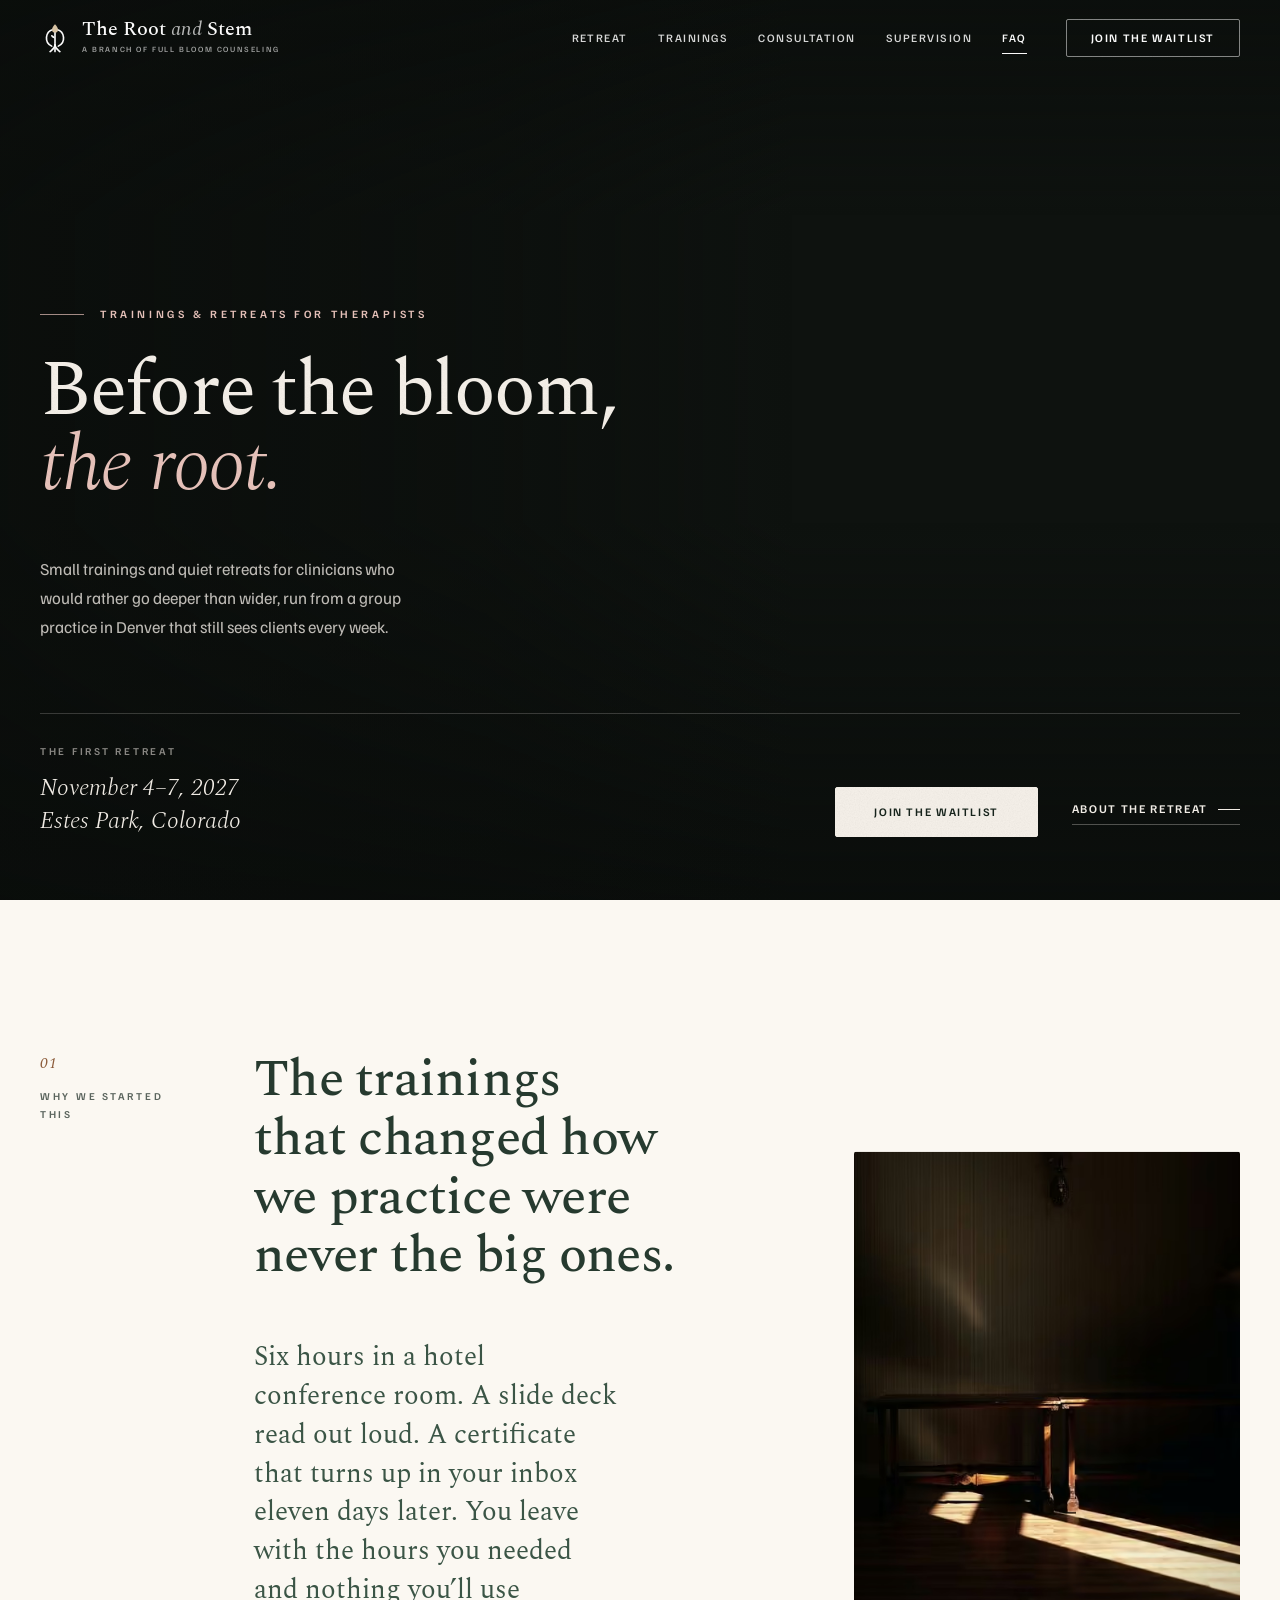
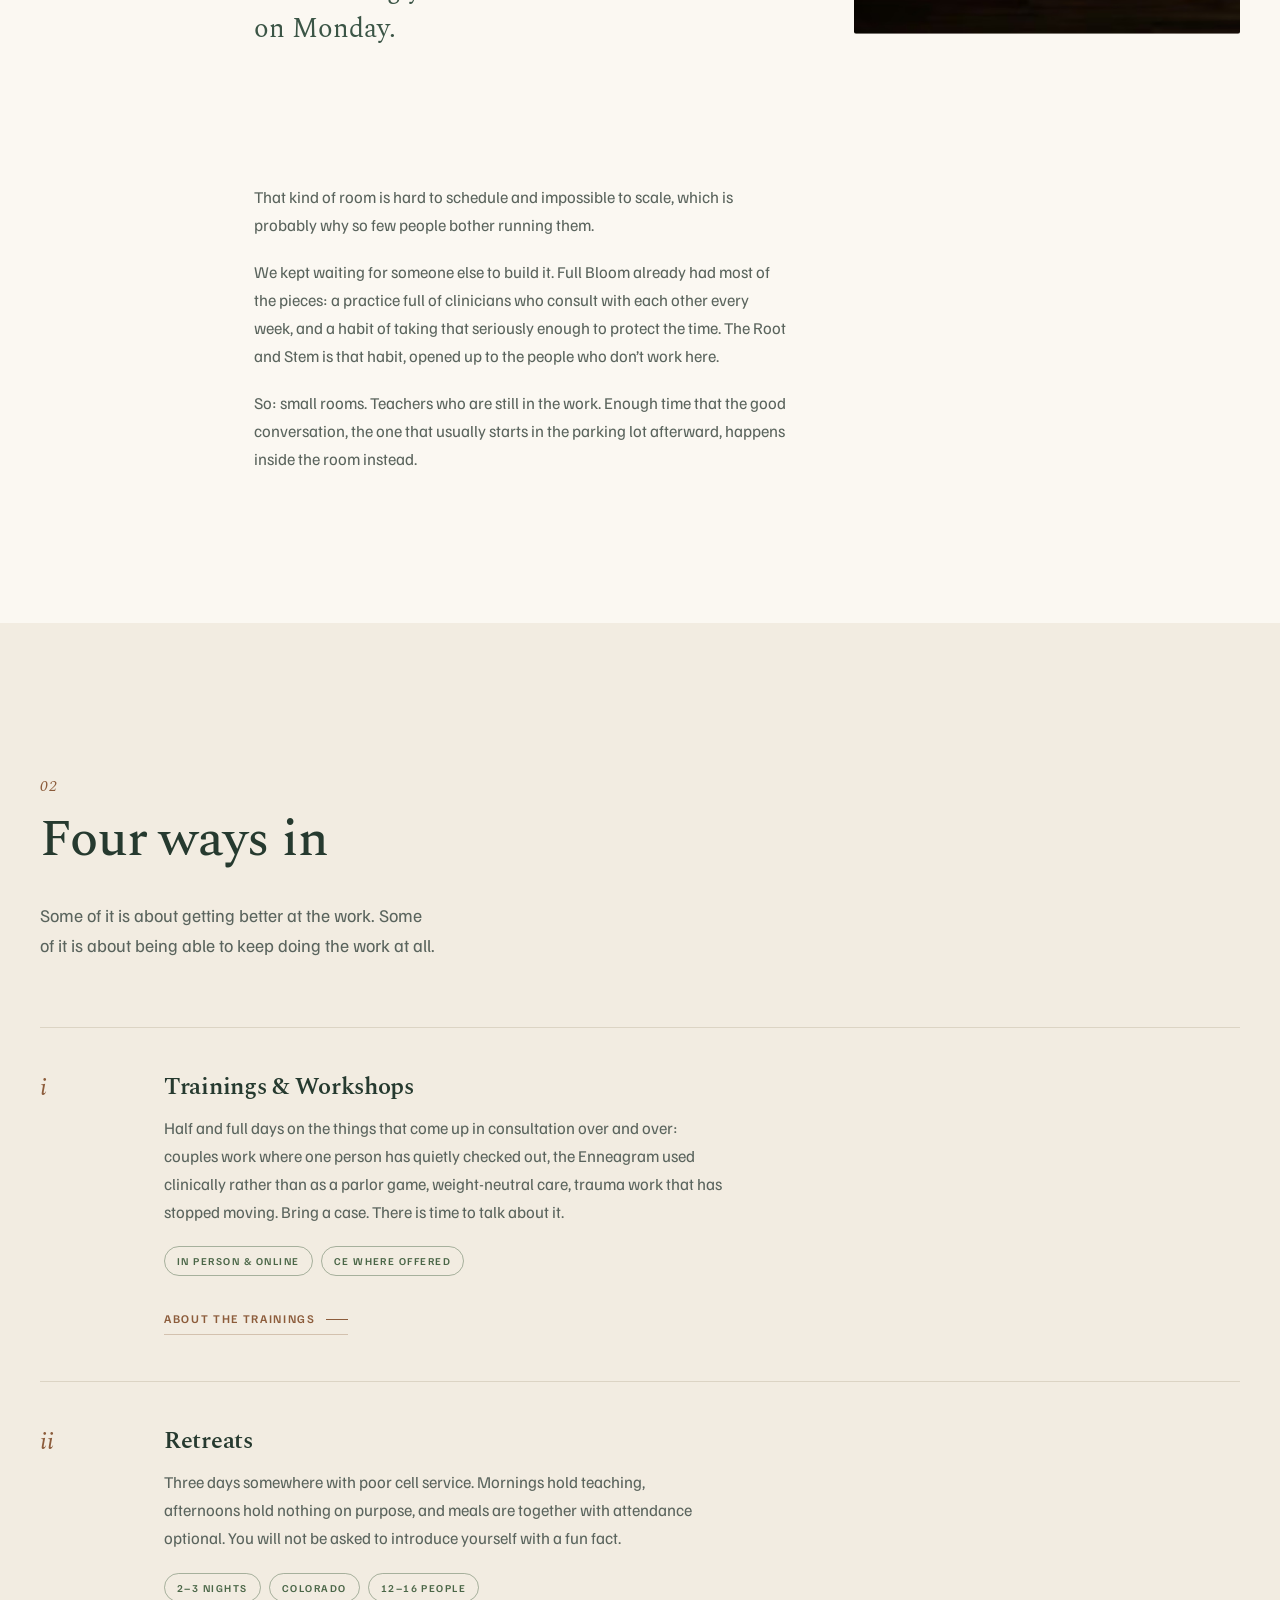
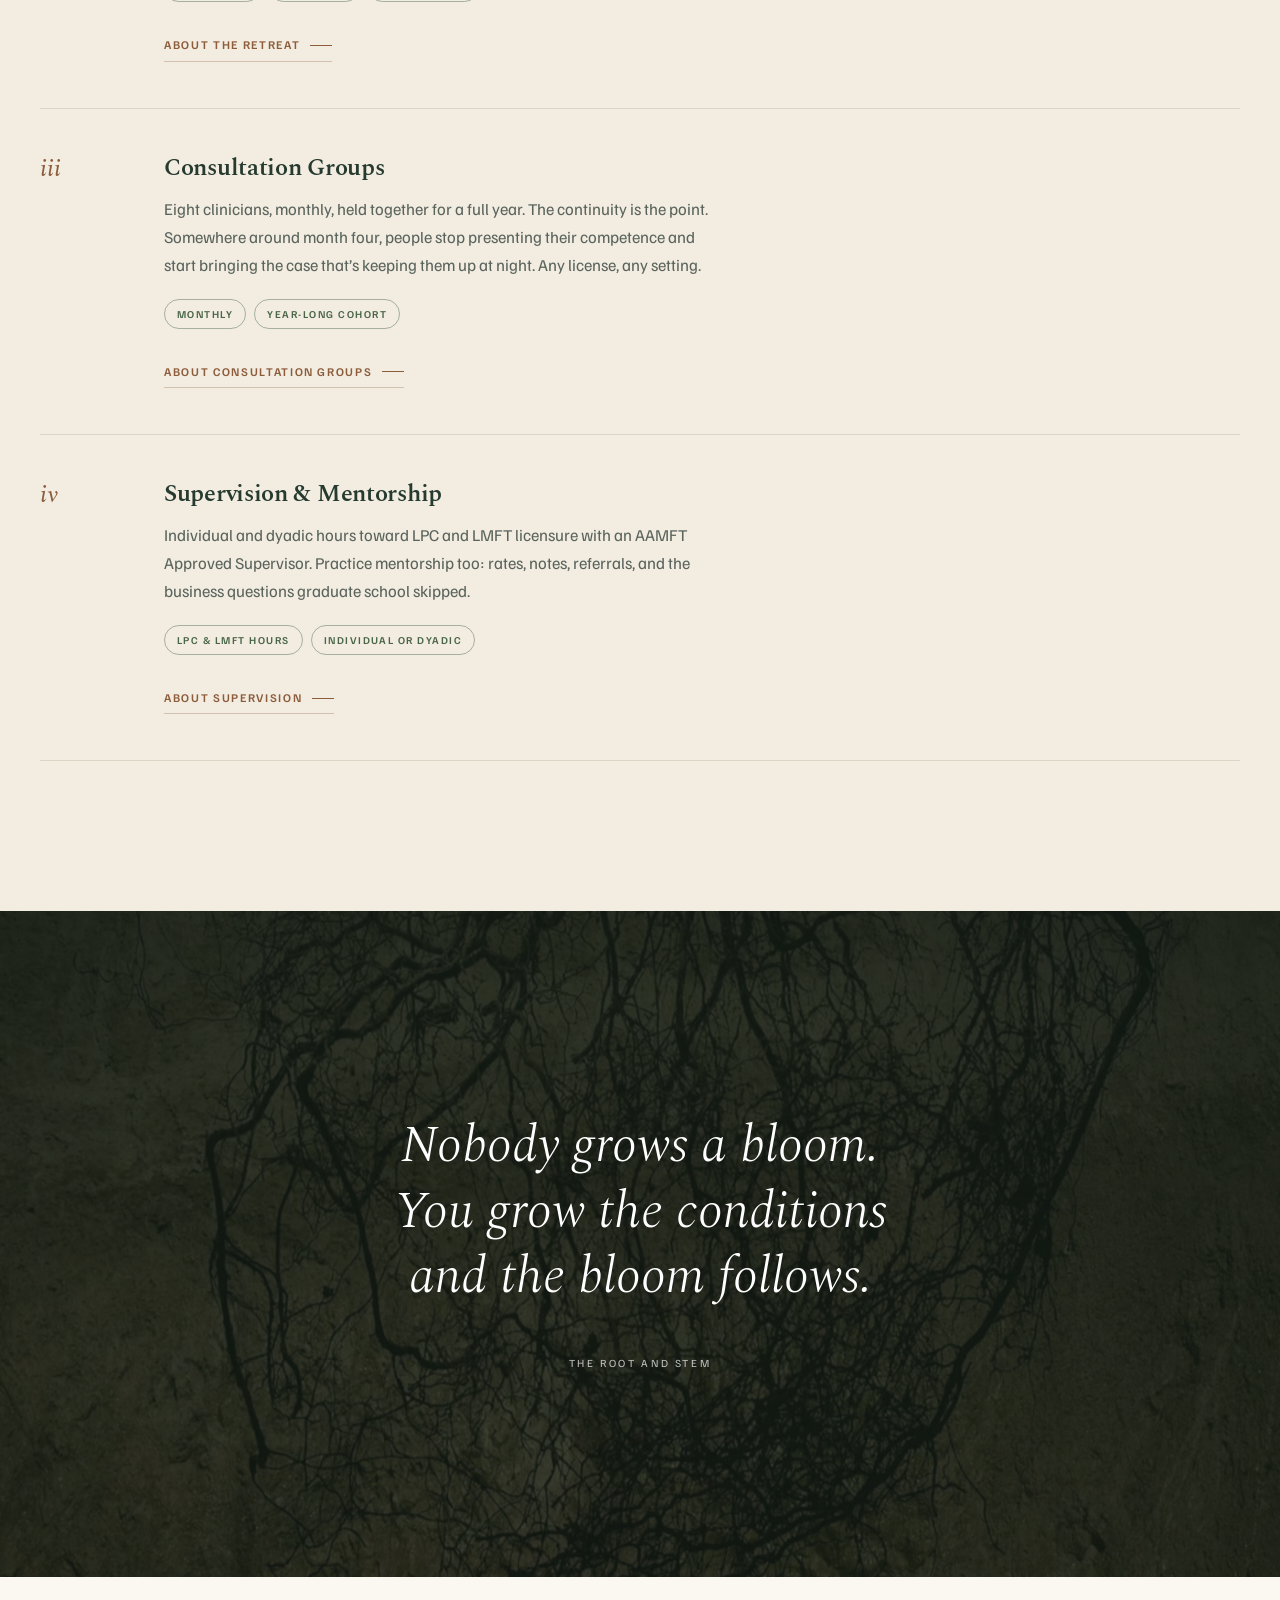
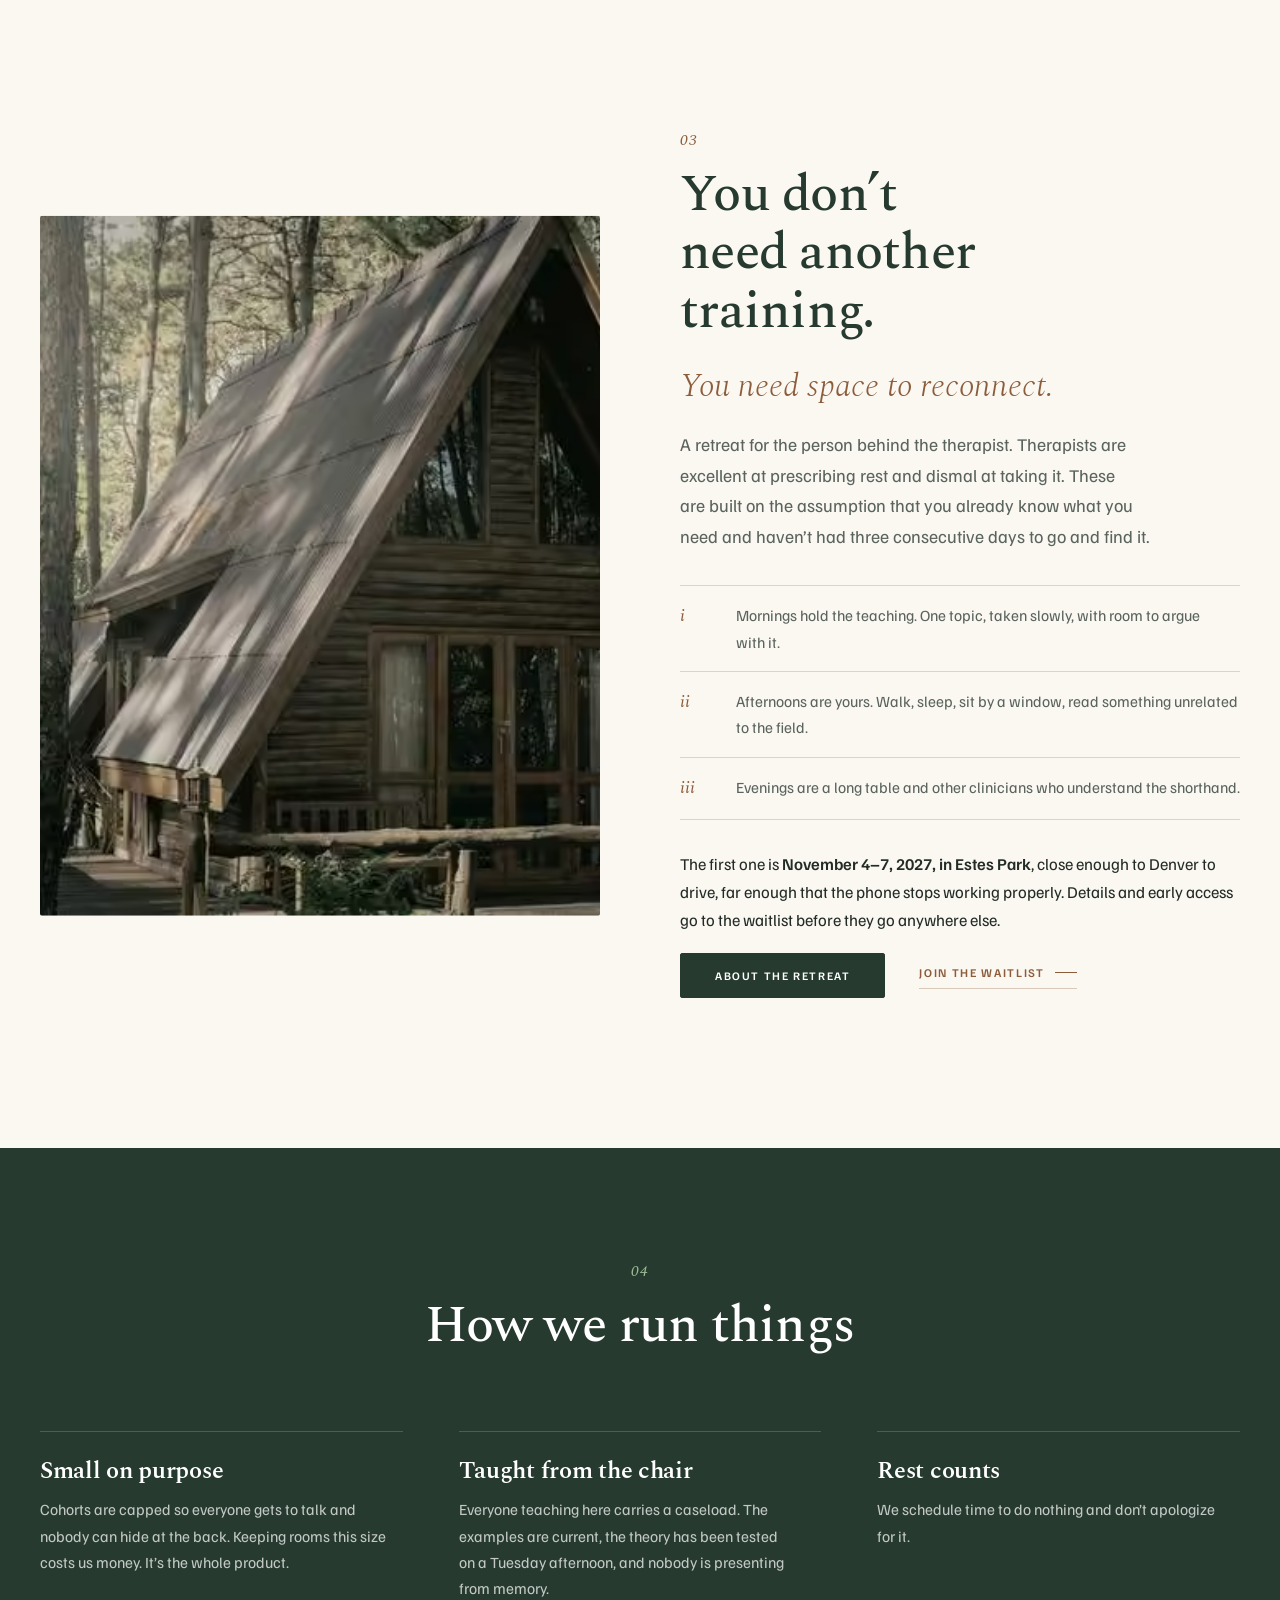
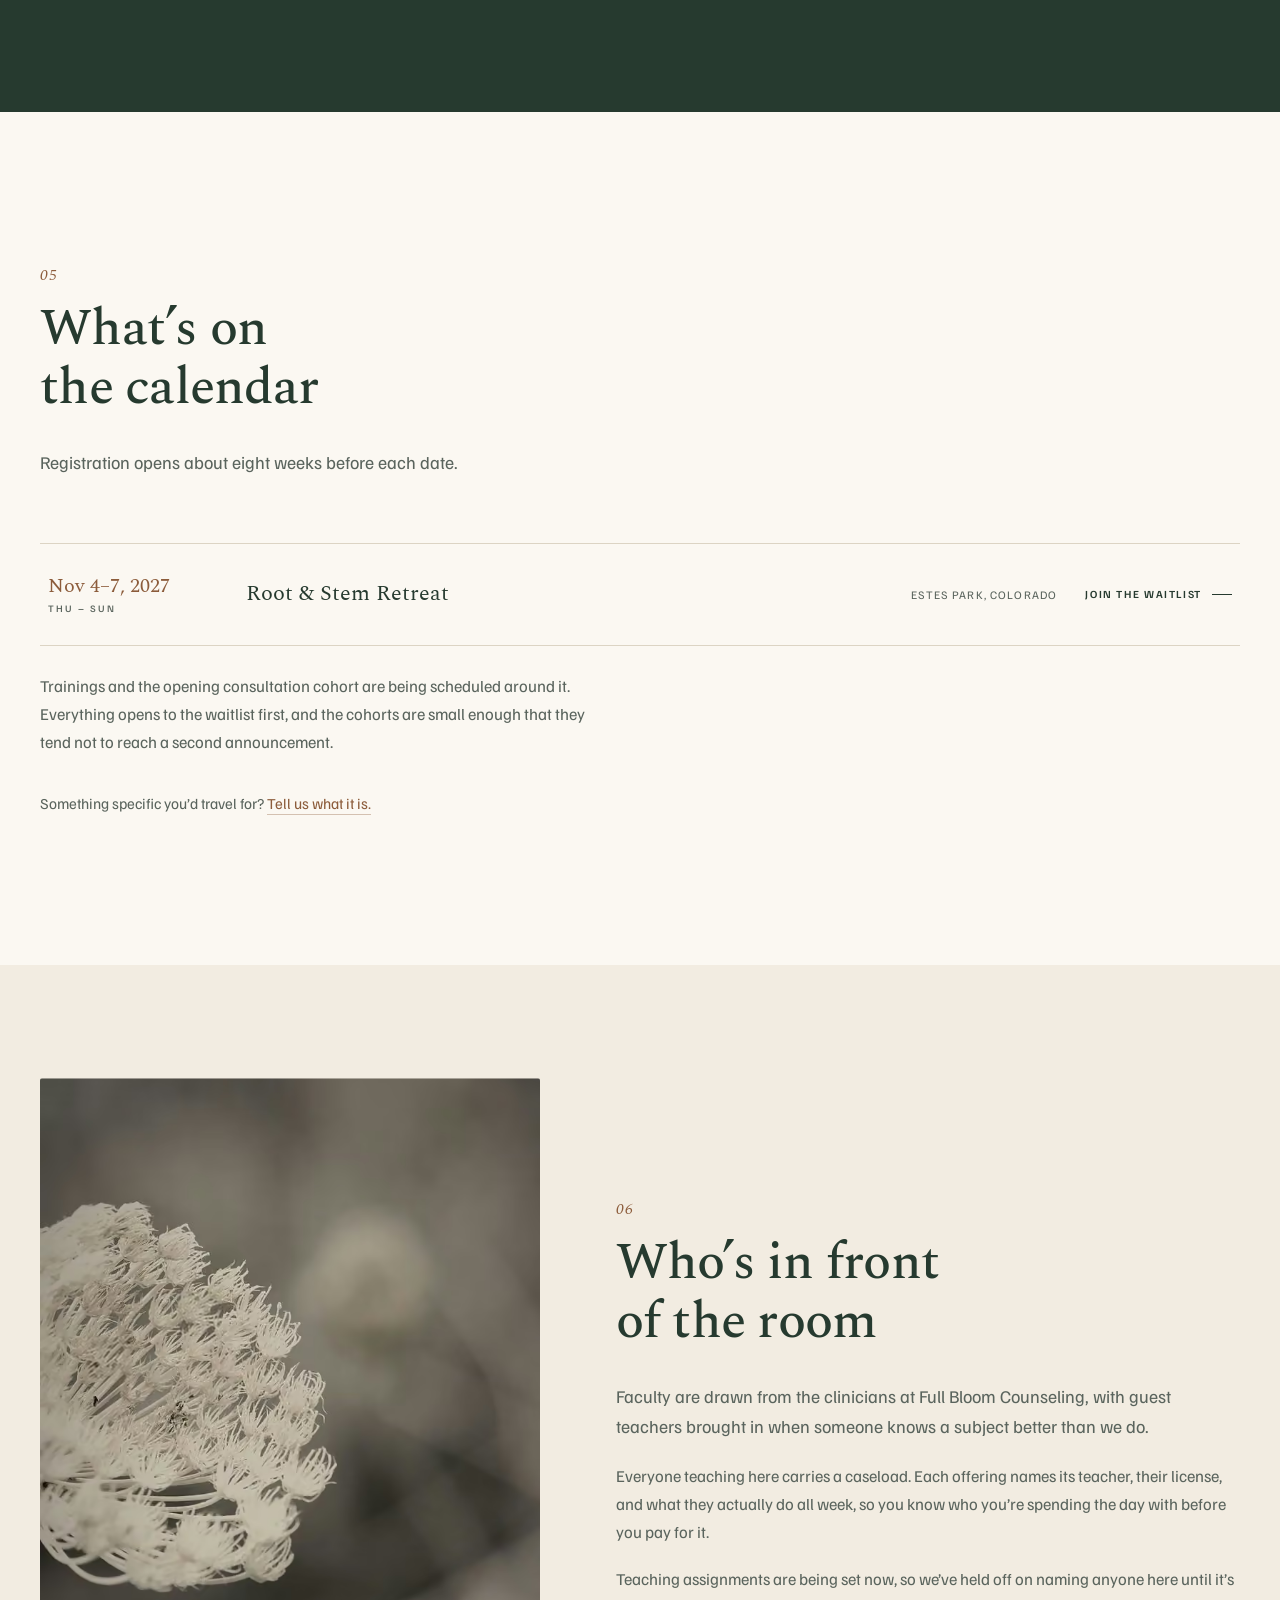
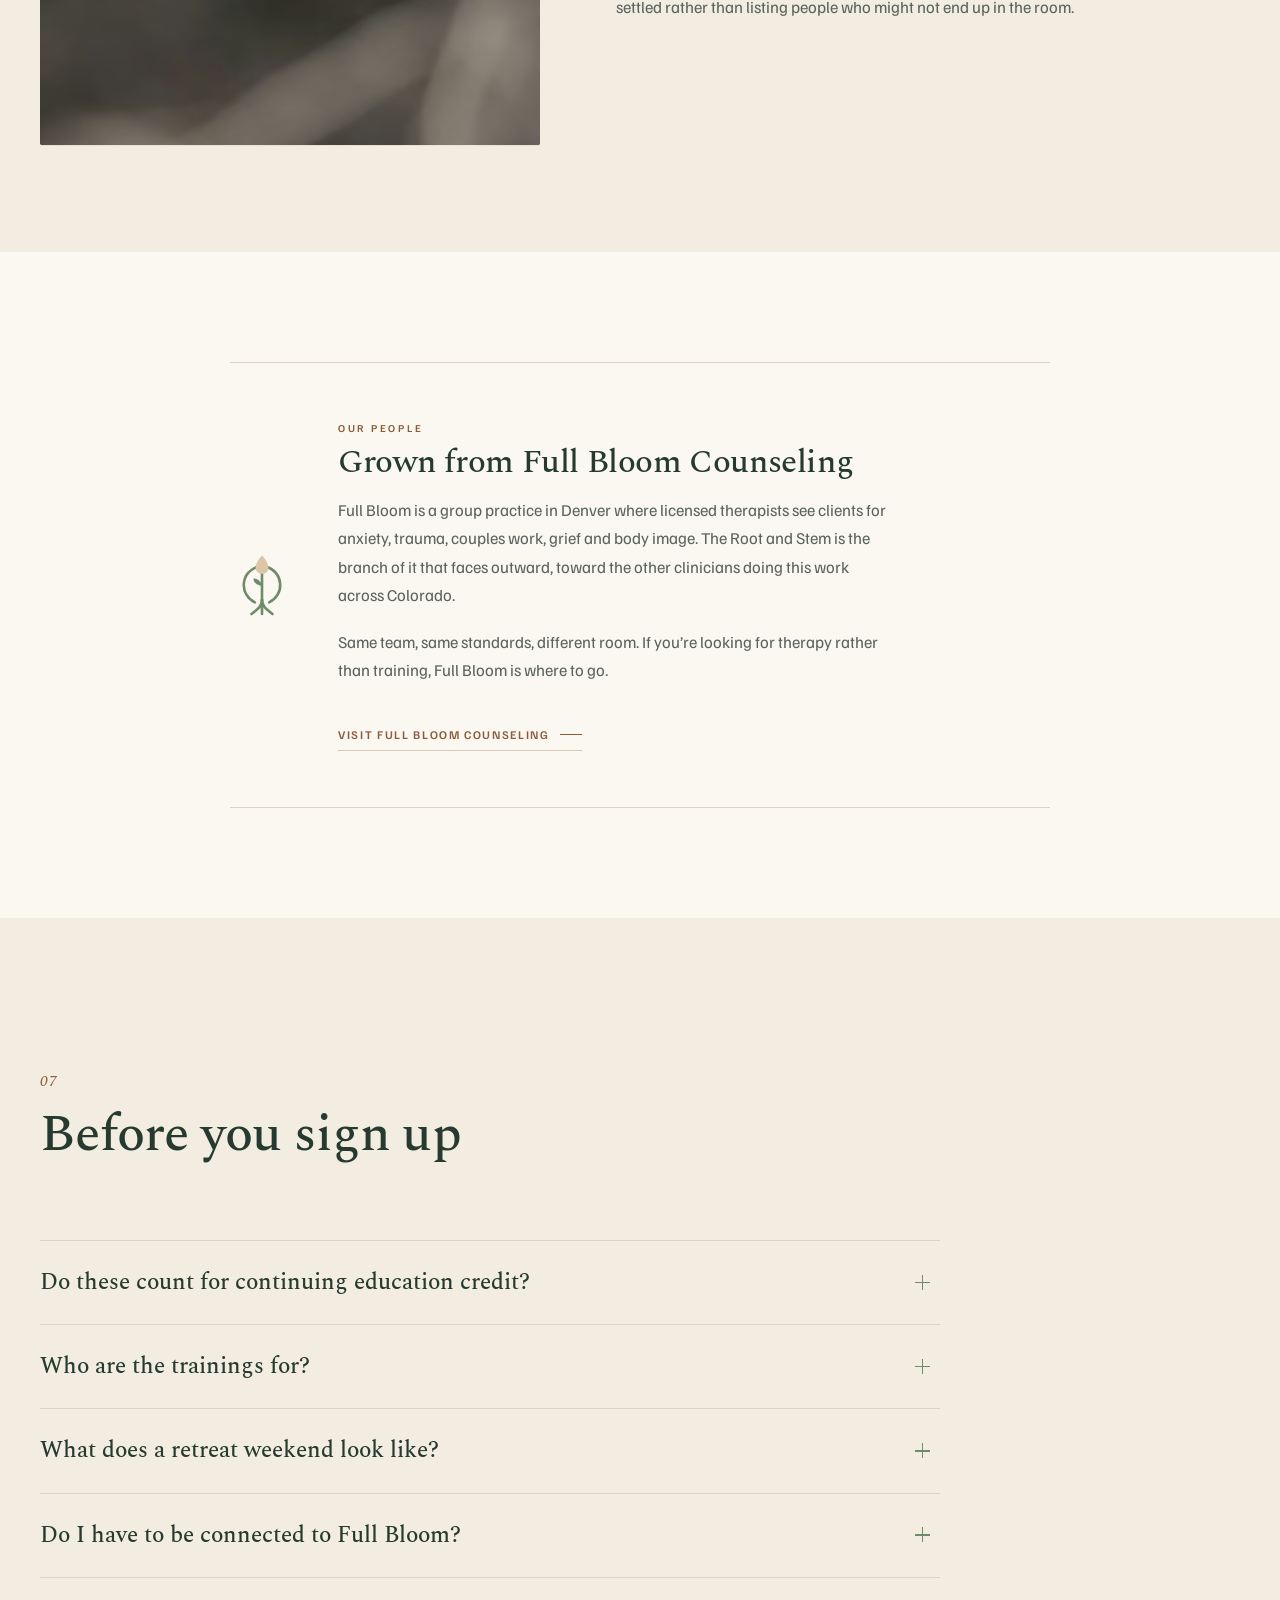
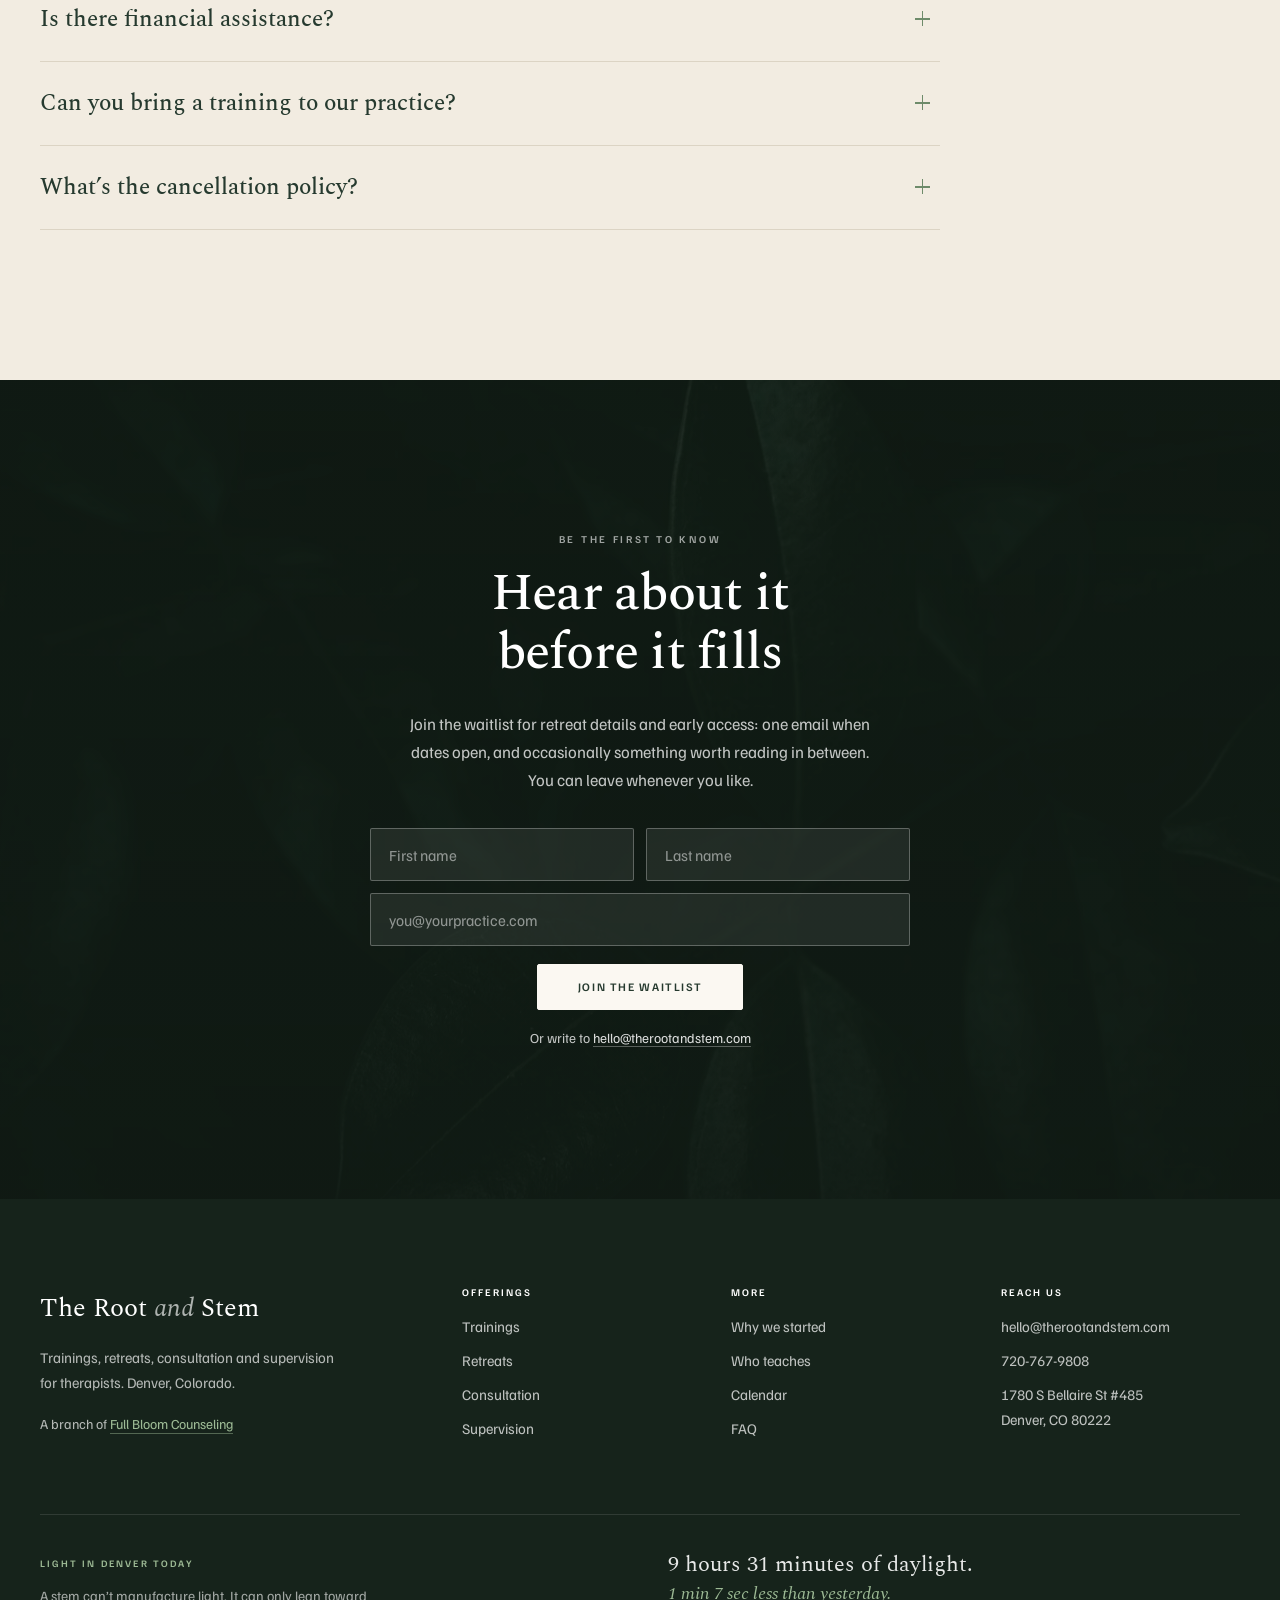
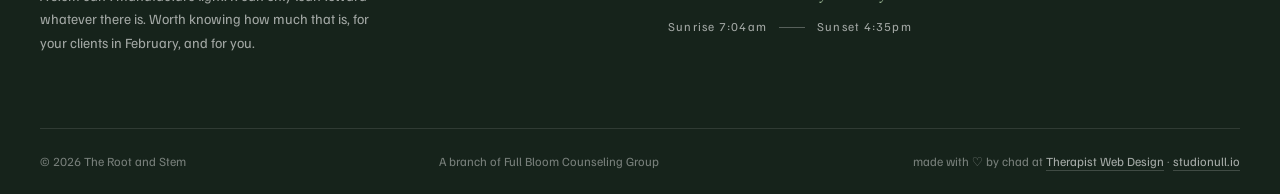
<file: index.html>
<!DOCTYPE html>
<html lang="en">
<head>
<meta charset="utf-8">
<script>document.documentElement.classList.add('js')</script>
<meta name="viewport" content="width=device-width, initial-scale=1, viewport-fit=cover">
<title>Therapist Trainings &amp; Retreats in Colorado | The Root and Stem</title>
<meta name="description" content="Small-cohort trainings, retreats, consultation and supervision for therapists. A branch of Full Bloom Counseling, Denver.">
<meta name="theme-color" content="#1A2820">
<meta name="robots" content="index,follow,max-image-preview:large">

<link rel="canonical" href="https://therootandstem.com/">
<link rel="alternate" type="text/plain" href="/llms.txt" title="Site summary for language models">
<meta name="author" content="The Root and Stem">
<meta name="geo.region" content="US-CO">
<meta name="geo.placename" content="Denver, Colorado">
<meta property="og:type" content="website">
<meta property="og:site_name" content="The Root and Stem">
<meta property="og:title" content="Therapist Trainings &amp; Retreats in Colorado | The Root and Stem">
<meta property="og:description" content="Small-cohort trainings, retreats, consultation and supervision for therapists. A branch of Full Bloom Counseling.">
<meta property="og:url" content="https://therootandstem.com/">
<meta property="og:image" content="https://therootandstem.com/images/og-card.jpg">
<meta name="twitter:card" content="summary_large_image">
<meta name="twitter:title" content="Therapist Trainings &amp; Retreats in Colorado | The Root and Stem">
<meta name="twitter:description" content="Small-cohort trainings, retreats, consultation and supervision for therapists.">
<meta name="twitter:image" content="https://therootandstem.com/images/og-card.jpg">

<link rel="icon" href="images/favicon.svg" type="image/svg+xml">
<link rel="icon" href="images/favicon-32.png" sizes="32x32" type="image/png">
<link rel="icon" href="images/favicon-16.png" sizes="16x16" type="image/png">
<link rel="apple-touch-icon" href="images/apple-touch-icon.png">
<link rel="manifest" href="site.webmanifest">
<link rel="preload" href="fonts/spectral-400-normal-latin.woff2" as="font" type="font/woff2" crossorigin>
<link rel="preload" href="fonts/familjen-400-normal-latin.woff2" as="font" type="font/woff2" crossorigin>
<link rel="preload" as="image" type="image/avif" href="images/hero-roses-1440.avif"
      imagesrcset="images/hero-roses-640.avif 640w, images/hero-roses-1024.avif 1024w, images/hero-roses-1440.avif 1440w, images/hero-roses-2000.avif 2000w"
      imagesizes="100vw" fetchpriority="high">
<link rel="stylesheet" href="css/style.css?v=19">

<script type="application/ld+json">
{
  "@context": "https://schema.org",
  "@graph": [
    {
      "@type": "EducationalOrganization",
      "@id": "https://therootandstem.com/#org",
      "name": "The Root and Stem",
      "alternateName": "The Root and Stem, a branch of Full Bloom Counseling",
      "description": "Trainings, retreats, consultation groups and clinical supervision for therapists.",
      "url": "https://therootandstem.com/",
      "email": "hello@therootandstem.com",
      "telephone": "+1-720-767-9808",
      "logo": "https://therootandstem.com/images/logo-lockup.svg",
      "image": "https://therootandstem.com/images/og-card.jpg",
      "slogan": "Before the bloom, the root.",
      "areaServed": {
        "@type": "State",
        "name": "Colorado"
      },
      "address": {
        "@type": "PostalAddress",
        "streetAddress": "1780 S Bellaire St #485",
        "addressLocality": "Denver",
        "addressRegion": "CO",
        "postalCode": "80222",
        "addressCountry": "US"
      },
      "parentOrganization": {
        "@type": "Organization",
        "@id": "https://fullbloomcounseling.com/#business",
        "name": "Full Bloom Counseling Group",
        "url": "https://fullbloomcounseling.com/"
      },
      "knowsAbout": [
        "Clinical supervision",
        "Continuing education for therapists",
        "Couples therapy training",
        "Enneagram in clinical practice",
        "Health at Every Size",
        "Trauma-informed care",
        "Therapist burnout"
      ],
      "audience": {
        "@type": "Audience",
        "audienceType": "Licensed and pre-licensed mental health clinicians"
      }
    },
    {
      "@type": "WebSite",
      "@id": "https://therootandstem.com/#site",
      "url": "https://therootandstem.com/",
      "name": "The Root and Stem",
      "publisher": {
        "@id": "https://therootandstem.com/#org"
      },
      "inLanguage": "en-US"
    },
    {
      "@type": "WebPage",
      "@id": "https://therootandstem.com/#page",
      "url": "https://therootandstem.com/",
      "name": "Therapist Trainings & Retreats in Colorado | The Root and Stem",
      "isPartOf": {
        "@id": "https://therootandstem.com/#site"
      },
      "about": {
        "@id": "https://therootandstem.com/#org"
      },
      "primaryImageOfPage": "https://therootandstem.com/images/og-card.jpg",
      "inLanguage": "en-US"
    },
    {
      "@type": "Event",
      "@id": "https://therootandstem.com/#retreat-2027-11",
      "name": "Root & Stem Retreat",
      "description": "A retreat for the person behind the therapist. Mornings hold teaching, afternoons are unscheduled, meals are together.",
      "startDate": "2027-11-04",
      "endDate": "2027-11-07",
      "eventStatus": "https://schema.org/EventScheduled",
      "eventAttendanceMode": "https://schema.org/OfflineEventAttendanceMode",
      "location": {
        "@type": "Place",
        "name": "Estes Park, Colorado",
        "address": {
          "@type": "PostalAddress",
          "addressLocality": "Estes Park",
          "addressRegion": "CO",
          "addressCountry": "US"
        }
      },
      "image": "https://therootandstem.com/images/hero-lodge-1440.jpg",
      "organizer": {
        "@id": "https://therootandstem.com/#org"
      },
      "offers": {
        "@type": "Offer",
        "url": "https://therootandstem.com/retreat#join",
        "availability": "https://schema.org/PreOrder",
        "validFrom": "2026-11-06",
        "description": "Registration opens to the waitlist first, about eight weeks before the date."
      },
      "audience": {
        "@type": "Audience",
        "audienceType": "Licensed and pre-licensed mental health clinicians"
      },
      "url": "https://therootandstem.com/retreat",
      "maximumAttendeeCapacity": 16
    },
    {
      "@type": "FAQPage",
      "@id": "https://therootandstem.com/#faq",
      "mainEntity": [
        {
          "@type": "Question",
          "name": "Do these count for continuing education credit?",
          "acceptedAnswer": {
            "@type": "Answer",
            "text": "CE approval is in progress. Once it's confirmed, the hours and the approving body will be listed on each training that carries credit. On the ones that don't, we'll say so. Retreats are built around rest rather than contact hours, so most of those won't carry CE. We'd rather be plain about it than stretch a definition to make a weekend sound deductible."
          }
        },
        {
          "@type": "Question",
          "name": "Who are the trainings for?",
          "acceptedAnswer": {
            "@type": "Answer",
            "text": "Licensed therapists, pre-licensed clinicians accruing hours, and graduate students in a clinical program. A few offerings are aimed at a narrower group (supervisors, practice owners, clinicians already trained in a particular modality), and those say so at the top. If you're unsure, email and describe your setting."
          }
        },
        {
          "@type": "Question",
          "name": "What does a retreat weekend look like?",
          "acceptedAnswer": {
            "@type": "Answer",
            "text": "You arrive Thursday afternoon and settle in. Friday and Saturday mornings hold three hours of teaching. Afternoons are unscheduled. Meals are together and optional. You leave Sunday morning."
          }
        },
        {
          "@type": "Question",
          "name": "Do I have to be connected to Full Bloom?",
          "acceptedAnswer": {
            "@type": "Answer",
            "text": "No. Most people who come through are from other practices, agencies, hospital systems or solo work. Full Bloom clinicians are in the room too, which tends to make the case discussion better rather than more insular."
          }
        },
        {
          "@type": "Question",
          "name": "Is there financial assistance?",
          "acceptedAnswer": {
            "@type": "Answer",
            "text": "Two seats in every cohort are held at a reduced rate for clinicians in their first few years, or working in community mental health, or in a stretch of year where the full fee isn't happening. There's no application and no essay. You email and ask, and we say yes until the seats are gone."
          }
        },
        {
          "@type": "Question",
          "name": "Can you bring a training to our practice?",
          "acceptedAnswer": {
            "@type": "Answer",
            "text": "Yes. We run private trainings for group practices, agencies and clinical teams, at your site or ours. Tell us the size of your team, what you keep running into, and roughly what you have to work with."
          }
        },
        {
          "@type": "Question",
          "name": "What's the cancellation policy?",
          "acceptedAnswer": {
            "@type": "Answer",
            "text": "Full refund up to 30 days before. Half up to 14 days. After that it becomes credit toward a future offering. Illness, a family emergency, a client crisis you can't hand off: those get handled case by case, and we have never been rigid about it."
          }
        }
      ]
    },
    {
      "@type": "ItemList",
      "@id": "https://therootandstem.com/#offerings",
      "name": "What The Root and Stem offers",
      "itemListElement": [
        {
          "@type": "ListItem",
          "position": 1,
          "item": {
            "@type": "Course",
            "name": "Trainings & Workshops",
            "description": "Half and full-day clinical intensives for therapists, in person in Denver and online. CE offered where stated.",
            "provider": {
              "@id": "https://therootandstem.com/#org"
            },
            "courseMode": [
              "Onsite",
              "Online"
            ],
            "hasCourseInstance": {
              "@type": "CourseInstance",
              "courseMode": "Blended",
              "courseWorkload": "PT6H",
              "location": {
                "@type": "Place",
                "name": "Denver, Colorado"
              }
            }
          }
        },
        {
          "@type": "ListItem",
          "position": 2,
          "item": {
            "@type": "Course",
            "name": "Retreats",
            "description": "Two to three night residential retreats in Colorado for 12–16 therapists. Teaching in the mornings, unstructured afternoons.",
            "provider": {
              "@id": "https://therootandstem.com/#org"
            },
            "courseMode": "Onsite",
            "hasCourseInstance": {
              "@type": "CourseInstance",
              "courseMode": "Onsite",
              "courseWorkload": "P3D",
              "location": {
                "@type": "Place",
                "name": "Colorado"
              }
            }
          }
        },
        {
          "@type": "ListItem",
          "position": 3,
          "item": {
            "@type": "Course",
            "name": "Consultation Groups",
            "description": "Year-long monthly consultation cohorts of six to eight licensed clinicians. Any license, any setting.",
            "provider": {
              "@id": "https://therootandstem.com/#org"
            },
            "courseMode": "Online",
            "hasCourseInstance": {
              "@type": "CourseInstance",
              "courseMode": "Online",
              "courseSchedule": {
                "@type": "Schedule",
                "repeatFrequency": "P1M",
                "duration": "P1Y"
              }
            }
          }
        },
        {
          "@type": "ListItem",
          "position": 4,
          "item": {
            "@type": "Service",
            "name": "Supervision & Mentorship",
            "description": "Individual and dyadic supervision toward LPC and LMFT licensure in Colorado with an AAMFT Approved Supervisor, plus practice mentorship.",
            "provider": {
              "@id": "https://therootandstem.com/#org"
            },
            "areaServed": {
              "@type": "State",
              "name": "Colorado"
            }
          }
        }
      ]
    }
  ]
}
</script>
</head>

<body>
<a class="skip-link" href="#main">Skip to main content</a>
<div class="grain" aria-hidden="true"></div>

<header id="header">
  <nav class="nav" aria-label="Primary">
    <a class="brand" href="#top" aria-label="The Root and Stem home page">
      <svg class="brand-mark" viewBox="0 0 64 64" aria-hidden="true">
        <g fill="none" stroke="currentColor" stroke-width="3.5" stroke-linecap="round">
          <path d="M27.72 13.73 A19 19 0 0 0 24.90 49.34"/>
          <path d="M36.28 13.73 A19 19 0 0 1 39.10 49.34"/>
          <path d="M32 16 V47"/>
          <path d="M32 47 C32 54 26.5 57 21.5 61"/>
          <path d="M32 47 C32 54 37.5 57 42.5 61"/>
          <path d="M32 47 V61"/>
        </g>
        <path class="brand-bud" d="M32 2.5 C36.4 7.2 38.4 11 38.4 14.4 C38.4 18.2 35.6 20.8 32 20.8 C28.4 20.8 25.6 18.2 25.6 14.4 C25.6 11 27.6 7.2 32 2.5 Z" fill="currentColor"/>
        <path d="M32 33 C26.2 32.2 23.4 28.8 23.4 25.4 C27.8 25.4 31.2 28.2 32 33 Z" fill="currentColor"/>
        <g class="brand-flower" aria-hidden="true">
          <ellipse cx="32" cy="7.2" rx="3.5" ry="7" transform="rotate(0 32 14)"/>
          <ellipse cx="32" cy="7.2" rx="3.5" ry="7" transform="rotate(72 32 14)"/>
          <ellipse cx="32" cy="7.2" rx="3.5" ry="7" transform="rotate(144 32 14)"/>
          <ellipse cx="32" cy="7.2" rx="3.5" ry="7" transform="rotate(216 32 14)"/>
          <ellipse cx="32" cy="7.2" rx="3.5" ry="7" transform="rotate(288 32 14)"/>
          <circle class="brand-eye" cx="32" cy="14" r="2.6"/>
        </g>
      </svg>
      <span class="brand-type">
        <span class="brand-name">The Root <em>and</em> Stem</span>
        <span class="brand-sub">A branch of Full Bloom Counseling</span>
      </span>
    </a>

    <ul class="nav-links">
      <li><a href="/retreat">Retreat</a></li><li><a href="/trainings">Trainings</a></li><li><a href="/consultation-groups">Consultation</a></li><li><a href="/supervision">Supervision</a></li>
      <li><a href="#faq">FAQ</a></li>
    </ul>
    <a class="btn btn-line nav-cta" href="#join">Join the waitlist</a>

    <button class="burger" type="button" aria-label="Menu" aria-expanded="false" aria-controls="drawer"><span></span></button>
  </nav>
</header>

<div class="drawer" id="drawer">
  <ul>
    <li><a href="#why">Why we started</a></li>
    <li><a href="/retreat">Retreat</a></li><li><a href="/trainings">Trainings</a></li><li><a href="/consultation-groups">Consultation</a></li><li><a href="/supervision">Supervision</a></li>
    <li><a href="#calendar">Calendar</a></li>
    <li><a href="#faq">FAQ</a></li>
  </ul>
  <a class="btn btn-solid" href="#join">Join the waitlist</a>
</div>

<main id="main"><span id="top"></span>

<!-- ═══ HERO ═══ -->
<section class="hero">
  <div class="hero-media" data-parallax="0.14">
    <picture>
      <source type="image/avif" srcset="images/hero-roses-640.avif 640w, images/hero-roses-1024.avif 1024w, images/hero-roses-1440.avif 1440w, images/hero-roses-2000.avif 2000w" sizes="100vw">
      <source type="image/webp" srcset="images/hero-roses-640.webp 640w, images/hero-roses-1024.webp 1024w, images/hero-roses-1440.webp 1440w, images/hero-roses-2000.webp 2000w" sizes="100vw">
      <source type="image/jpeg" srcset="images/hero-roses-640.jpg 640w, images/hero-roses-1024.jpg 1024w, images/hero-roses-1440.jpg 1440w, images/hero-roses-2000.jpg 2000w" sizes="100vw">
      <img src="images/hero-roses-2000.jpg" alt="Pale pink garden roses and closed buds on dark stems at dusk" width="2000" height="1125" fetchpriority="high" decoding="async">
    </picture>
  </div>
  <div class="hero-veil" aria-hidden="true"></div>

  <div class="hero-inner shell">
    <div class="hero-copy">
      <p class="kicker reveal-fade">Trainings &amp; retreats for therapists</p>
      <h1 class="display" data-split>Before the bloom,<br><em>the root.</em></h1>
      <p class="hero-sub reveal-fade" data-delay="1">Small trainings and quiet retreats for clinicians who would rather go deeper than wider, run from a group practice in Denver that still sees clients every week.</p>
    </div>

    <div class="hero-foot reveal-fade" data-delay="2">
      <p class="hero-when">
        <span class="label">The first retreat</span>
        <em>November 4–7, 2027</em>
        <em>Estes Park, Colorado</em>
      </p>
      <div class="hero-cta">
        <a class="btn btn-solid-light" href="#join">Join the waitlist</a>
        <a class="link-arrow link-arrow-light" href="/retreat">About the retreat<i></i></a>
      </div>
    </div>
  </div>
</section>


<!-- ═══ WHY — the long one. This is the emotional centre of the page. ═══ -->
<section class="section pad-xl" id="why">
  <div class="shell">
    <div class="editorial">
      <aside class="editorial-side">
        <span class="index">01</span>
        <span class="label">Why we started this</span>
      </aside>

      <div class="editorial-body">
        <h2 class="h-lg" data-split>The trainings that changed how we practice were never the big ones.</h2>

        <div class="prose">
          <p>Six hours in a hotel conference room. A slide deck read out loud. A certificate that turns up in your inbox eleven days later. You leave with the hours you needed and nothing you’ll use on Monday.</p>

          <p>The ones that stuck were small. Fifteen people, maybe twenty. Someone teaching who still saw clients on Thursdays, who would stop halfway through a slide and say <em>here’s where I got this wrong for about six years.</em></p>

          <p>That kind of room is hard to schedule and impossible to scale, which is probably why so few people bother running them.</p>

          <p>We kept waiting for someone else to build it. Full Bloom already had most of the pieces: a practice full of clinicians who consult with each other every week, and a habit of taking that seriously enough to protect the time. The Root and Stem is that habit, opened up to the people who don’t work here.</p>

          <p>So: small rooms. Teachers who are still in the work. Enough time that the good conversation, the one that usually starts in the parking lot afterward, happens inside the room instead.</p>
        </div>
      </div>

      <figure class="editorial-fig frame" data-parallax="-0.06">
        <picture>
      <source type="image/avif" srcset="images/room-480.avif 480w, images/room-800.avif 800w, images/room-1200.avif 1200w" sizes="(max-width:680px) 92vw, (max-width:1180px) 560px, 420px">
      <source type="image/webp" srcset="images/room-480.webp 480w, images/room-800.webp 800w, images/room-1200.webp 1200w" sizes="(max-width:680px) 92vw, (max-width:1180px) 560px, 420px">
      <source type="image/jpeg" srcset="images/room-480.jpg 480w, images/room-800.jpg 800w, images/room-1200.jpg 1200w" sizes="(max-width:680px) 92vw, (max-width:1180px) 560px, 420px">
      <img src="images/room-1200.jpg" alt="Late afternoon light falling across the floor of an empty room" width="1200" height="1500" loading="lazy" decoding="async">
    </picture>
      </figure>
    </div>
  </div>
</section>

<!-- ═══ OFFERINGS ═══ -->
<section class="section pad-xl bg-cream" id="offerings">
  <div class="shell">
    <header class="sec-head">
      <span class="index">02</span>
      <h2 class="h-lg" data-split>Four ways in</h2>
      <p class="sec-lead">Some of it is about getting better at the work. Some of it is about being able to keep doing the work at all.</p>
    </header>

    <ol class="offers">
      <li class="offer">
        <span class="offer-n">i</span>
        <div class="offer-body">
          <h3>Trainings &amp; Workshops</h3>
          <p>Half and full days on the things that come up in consultation over and over: couples work where one person has quietly checked out, the Enneagram used clinically rather than as a parlor game, weight-neutral care, trauma work that has stopped moving. Bring a case. There is time to talk about it.</p>
          <p class="offer-meta"><span>In person &amp; online</span><span>CE where offered</span></p>
          <a class="link-arrow" href="/trainings">About the trainings<i></i></a>
        </div>
      </li>

      <li class="offer">
        <span class="offer-n">ii</span>
        <div class="offer-body">
          <h3>Retreats</h3>
          <p>Three days somewhere with poor cell service. Mornings hold teaching, afternoons hold nothing on purpose, and meals are together with attendance optional. You will not be asked to introduce yourself with a fun fact.</p>
          <p class="offer-meta"><span>2–3 nights</span><span>Colorado</span><span>12–16 people</span></p>
          <a class="link-arrow" href="/retreat">About the retreat<i></i></a>
        </div>
      </li>

      <li class="offer">
        <span class="offer-n">iii</span>
        <div class="offer-body">
          <h3>Consultation Groups</h3>
          <p>Eight clinicians, monthly, held together for a full year. The continuity is the point. Somewhere around month four, people stop presenting their competence and start bringing the case that’s keeping them up at night. Any license, any setting.</p>
          <p class="offer-meta"><span>Monthly</span><span>Year-long cohort</span></p>
          <a class="link-arrow" href="/consultation-groups">About consultation groups<i></i></a>
        </div>
      </li>

      <li class="offer">
        <span class="offer-n">iv</span>
        <div class="offer-body">
          <h3>Supervision &amp; Mentorship</h3>
          <p>Individual and dyadic hours toward LPC and LMFT licensure with an AAMFT Approved Supervisor. Practice mentorship too: rates, notes, referrals, and the business questions graduate school skipped.</p>
          <p class="offer-meta"><span>LPC &amp; LMFT hours</span><span>Individual or dyadic</span></p>
          <a class="link-arrow" href="/supervision">About supervision<i></i></a>
        </div>
      </li>
    </ol>
  </div>
</section>

<!-- ═══ ROOTS INTERLUDE — full bleed ═══ -->
<section class="interlude">
  <div class="interlude-media" data-parallax="0.12">
    <picture>
      <source type="image/avif" srcset="images/roots-640.avif 640w, images/roots-1024.avif 1024w, images/roots-1400.avif 1400w" sizes="(max-width: 680px) 67vw, 100vw">
      <source type="image/webp" srcset="images/roots-640.webp 640w, images/roots-1024.webp 1024w, images/roots-1400.webp 1400w" sizes="(max-width: 680px) 67vw, 100vw">
      <source type="image/jpeg" srcset="images/roots-640.jpg 640w, images/roots-1024.jpg 1024w, images/roots-1400.jpg 1400w" sizes="(max-width: 680px) 67vw, 100vw">
      <img src="images/roots-1400.jpg" alt="A tree&#39;s root system exposed in a cut bank of soil" width="1400" height="1050" loading="lazy" decoding="async">
    </picture>
  </div>
  <div class="interlude-inner shell">
    <blockquote data-split>Nobody grows a bloom. You grow the conditions and the bloom follows.</blockquote>
    <cite>The Root and Stem</cite>
  </div>
</section>

<!-- ═══ RETREATS ═══ -->
<section class="section pad-xl" id="retreats">
  <div class="shell">
    <div class="split-feature">
      <figure class="frame frame-tall" data-parallax="-0.05">
        <picture>
      <source type="image/avif" srcset="images/cabin-640.avif 640w, images/cabin-1024.avif 1024w, images/cabin-1500.avif 1500w" sizes="(max-width:940px) 92vw, 620px">
      <source type="image/webp" srcset="images/cabin-640.webp 640w, images/cabin-1024.webp 1024w, images/cabin-1500.webp 1500w" sizes="(max-width:940px) 92vw, 620px">
      <source type="image/jpeg" srcset="images/cabin-640.jpg 640w, images/cabin-1024.jpg 1024w, images/cabin-1500.jpg 1500w" sizes="(max-width:940px) 92vw, 620px">
      <img src="images/cabin-1500.jpg" alt="A timber lodge among tall trees" width="1500" height="1000" loading="lazy" decoding="async">
    </picture>
      </figure>

      <div class="split-feature-body">
        <span class="index">03</span>
        <h2 class="h-lg" data-split>You don’t need another training.</h2>
        <p class="retreat-turn">You need space to reconnect.</p>
        <p class="sec-lead">A retreat for the person behind the therapist. Therapists are excellent at prescribing rest and dismal at taking it. These are built on the assumption that you already know what you need and haven’t had three consecutive days to go and find it.</p>

        <ol class="beats">
          <li><span>i</span><p>Mornings hold the teaching. One topic, taken slowly, with room to argue with it.</p></li>
          <li><span>ii</span><p>Afternoons are yours. Walk, sleep, sit by a window, read something unrelated to the field.</p></li>
          <li><span>iii</span><p>Evenings are a long table and other clinicians who understand the shorthand.</p></li>
        </ol>

        <p>The first one is <strong>November 4–7, 2027, in Estes Park</strong>, close enough to Denver to drive, far enough that the phone stops working properly. Details and early access go to the waitlist before they go anywhere else.</p>

        <div class="hero-cta">
          <a class="btn btn-solid" href="/retreat">About the retreat</a>
          <a class="link-arrow" href="#join">Join the waitlist<i></i></a>
        </div>
      </div>
    </div>
  </div>
</section>

<!-- ═══ COMMITMENTS ═══ -->
<section class="section pad-lg bg-forest" id="commitments">
  <div class="shell">
    <header class="sec-head sec-head-center">
      <span class="index index-light">04</span>
      <h2 class="h-lg" data-split>How we run things</h2>
    </header>

    <div class="tenets">
      <div class="tenet">
        <h3>Small on purpose</h3>
        <p>Cohorts are capped so everyone gets to talk and nobody can hide at the back. Keeping rooms this size costs us money. It’s the whole product.</p>
      </div>
      <div class="tenet">
        <h3>Taught from the chair</h3>
        <p>Everyone teaching here carries a caseload. The examples are current, the theory has been tested on a Tuesday afternoon, and nobody is presenting from memory.</p>
      </div>
      <div class="tenet">
        <h3>Rest counts</h3>
        <p>We schedule time to do nothing and don’t apologize for it.</p>
      </div>
    </div>
  </div>
</section>

<!-- ═══ CALENDAR ═══ -->
<section class="section pad-xl" id="calendar">
  <div class="shell">
    <header class="sec-head">
      <span class="index">05</span>
      <h2 class="h-lg" data-split>What’s on the calendar</h2>
      <p class="sec-lead">Registration opens about eight weeks before each date.</p>
    </header>

    <ul class="agenda">
      <li class="agenda-row">
        <span class="agenda-date">Nov 4–7, 2027<b>THU – SUN</b></span>
        <span class="agenda-title"><a href="/retreat">Root &amp; Stem Retreat</a></span>
        <span class="agenda-meta">Estes Park, Colorado</span>
        <a class="agenda-link" href="#join">Join the waitlist<i></i></a>
      </li>
    </ul>
    <p class="agenda-later">Trainings and the opening consultation cohort are being scheduled around it. Everything opens to the waitlist first, and the cohorts are small enough that they tend not to reach a second announcement.</p>

    <p class="agenda-note">Something specific you’d travel for? <a href="mailto:hello@therootandstem.com">Tell us what it is.</a></p>
  </div>
</section>

<!-- ═══ WHO TEACHES ═══ -->
<section class="section pad-lg bg-cream" id="teaching">
  <div class="shell">
    <div class="teach">
      <figure class="frame frame-sq" data-parallax="-0.04">
        <picture>
      <source type="image/avif" srcset="images/seedhead-450.avif 450w, images/seedhead-700.avif 700w, images/seedhead-900.avif 900w" sizes="(max-width:940px) 92vw, 520px">
      <source type="image/webp" srcset="images/seedhead-450.webp 450w, images/seedhead-700.webp 700w, images/seedhead-900.webp 900w" sizes="(max-width:940px) 92vw, 520px">
      <source type="image/jpeg" srcset="images/seedhead-450.jpg 450w, images/seedhead-700.jpg 700w, images/seedhead-900.jpg 900w" sizes="(max-width:940px) 92vw, 520px">
      <img src="images/seedhead-900.jpg" alt="A dried seed head still standing on its stem" width="900" height="1260" loading="lazy" decoding="async">
    </picture>
      </figure>
      <div>
        <span class="index">06</span>
        <h2 class="h-lg" data-split>Who’s in front of the room</h2>
        <p class="sec-lead">Faculty are drawn from the clinicians at Full Bloom Counseling, with guest teachers brought in when someone knows a subject better than we do.</p>
        <p>Everyone teaching here carries a caseload. Each offering names its teacher, their license, and what they actually do all week, so you know who you’re spending the day with before you pay for it.</p>
        <p>Teaching assignments are being set now, so we’ve held off on naming anyone here until it’s settled rather than listing people who might not end up in the room.</p>
      </div>
    </div>
  </div>
</section>

<!-- ═══ FULL BLOOM ═══ -->
<section class="section pad-lg" id="fullbloom">
  <div class="shell shell-narrow">
    <div class="kin">
      <svg class="kin-mark" viewBox="0 0 64 64" aria-hidden="true">
        <g fill="none" stroke="currentColor" stroke-width="2.6" stroke-linecap="round">
          <path d="M27.72 13.73 A19 19 0 0 0 24.90 49.34"/>
          <path d="M36.28 13.73 A19 19 0 0 1 39.10 49.34"/>
          <path d="M32 16 V47"/>
          <path d="M32 47 C32 54 26.5 57 21.5 61"/>
          <path d="M32 47 C32 54 37.5 57 42.5 61"/>
          <path d="M32 47 V61"/>
        </g>
        <path class="brand-bud" d="M32 2.5 C36.4 7.2 38.4 11 38.4 14.4 C38.4 18.2 35.6 20.8 32 20.8 C28.4 20.8 25.6 18.2 25.6 14.4 C25.6 11 27.6 7.2 32 2.5 Z" fill="currentColor"/>
        <path d="M32 33 C26.2 32.2 23.4 28.8 23.4 25.4 C27.8 25.4 31.2 28.2 32 33 Z" fill="currentColor"/>
        <g class="brand-flower" aria-hidden="true">
          <ellipse cx="32" cy="7.2" rx="3.5" ry="7" transform="rotate(0 32 14)"/>
          <ellipse cx="32" cy="7.2" rx="3.5" ry="7" transform="rotate(72 32 14)"/>
          <ellipse cx="32" cy="7.2" rx="3.5" ry="7" transform="rotate(144 32 14)"/>
          <ellipse cx="32" cy="7.2" rx="3.5" ry="7" transform="rotate(216 32 14)"/>
          <ellipse cx="32" cy="7.2" rx="3.5" ry="7" transform="rotate(288 32 14)"/>
          <circle class="brand-eye" cx="32" cy="14" r="2.6"/>
        </g>
      </svg>
      <div>
        <span class="label">Our people</span>
        <h2 class="h-md">Grown from Full Bloom Counseling</h2>
        <p>Full Bloom is a group practice in Denver where licensed therapists see clients for anxiety, trauma, couples work, grief and body image. The Root and Stem is the branch of it that faces outward, toward the other clinicians doing this work across Colorado.</p>
        <p>Same team, same standards, different room. If you’re looking for therapy rather than training, Full Bloom is where to go.</p>
        <a class="link-arrow" href="https://fullbloomcounseling.com/" target="_blank" rel="noopener">Visit Full Bloom Counseling<i></i></a>
      </div>
    </div>
  </div>
</section>

<!-- ═══ FAQ ═══ -->
<section class="section pad-xl bg-cream" id="faq">
  <div class="shell">
    <header class="sec-head">
      <span class="index">07</span>
      <h2 class="h-lg" data-split>Before you sign up</h2>
    </header>

    <div class="faq">
      <details>
        <summary>Do these count for continuing education credit?</summary>
        <div class="faq-a"><p>CE approval is in progress. Once it’s confirmed, the hours and the approving body will be listed on each training that carries credit. On the ones that don’t, we’ll say so. Retreats are built around rest rather than contact hours, so most of those won’t carry CE. We’d rather be plain about it than stretch a definition to make a weekend sound deductible.</p></div>
      </details>
      <details>
        <summary>Who are the trainings for?</summary>
        <div class="faq-a"><p>Licensed therapists, pre-licensed clinicians accruing hours, and graduate students in a clinical program. A few offerings are aimed at a narrower group (supervisors, practice owners, clinicians already trained in a particular modality), and those say so at the top. If you’re unsure, email and describe your setting.</p></div>
      </details>
      <details>
        <summary>What does a retreat weekend look like?</summary>
        <div class="faq-a"><p>You arrive Thursday afternoon and settle in. Friday and Saturday mornings hold three hours of teaching. Afternoons are unscheduled. Meals are together and optional. You leave Sunday morning.</p></div>
      </details>
      <details>
        <summary>Do I have to be connected to Full Bloom?</summary>
        <div class="faq-a"><p>No. Most people who come through are from other practices, agencies, hospital systems or solo work. Full Bloom clinicians are in the room too, which tends to make the case discussion better rather than more insular.</p></div>
      </details>
      <details>
        <summary>Is there financial assistance?</summary>
        <div class="faq-a"><p>Two seats in every cohort are held at a reduced rate for clinicians in their first few years, or working in community mental health, or in a stretch of year where the full fee isn’t happening. There’s no application and no essay. You email and ask, and we say yes until the seats are gone.</p></div>
      </details>
      <details>
        <summary>Can you bring a training to our practice?</summary>
        <div class="faq-a"><p>Yes. We run private trainings for group practices, agencies and clinical teams, at your site or ours. Tell us the size of your team, what you keep running into, and roughly what you have to work with.</p></div>
      </details>
      <details>
        <summary>What’s the cancellation policy?</summary>
        <div class="faq-a"><p>Full refund up to 30 days before. Half up to 14 days. After that it becomes credit toward a future offering. Illness, a family emergency, a client crisis you can’t hand off: those get handled case by case, and we have never been rigid about it.</p></div>
      </details>
    </div>
  </div>
</section>

<!-- ═══ JOIN ═══ -->
<section class="section pad-xl join" id="join">
  <div class="join-media" data-parallax="0.1">
    <picture>
      <source type="image/avif" srcset="images/leaves-640.avif 640w, images/leaves-1024.avif 1024w, images/leaves-1600.avif 1600w" sizes="(max-width: 680px) 67vw, 100vw">
      <source type="image/webp" srcset="images/leaves-640.webp 640w, images/leaves-1024.webp 1024w, images/leaves-1600.webp 1600w" sizes="(max-width: 680px) 67vw, 100vw">
      <source type="image/jpeg" srcset="images/leaves-640.jpg 640w, images/leaves-1024.jpg 1024w, images/leaves-1600.jpg 1600w" sizes="(max-width: 680px) 67vw, 100vw">
      <img src="images/leaves-1600.jpg" alt="" width="1600" height="1000" role="presentation" loading="lazy" decoding="async">
    </picture>
  </div>
  <div class="shell join-inner">
    <span class="label label-light">Be the first to know</span>
    <h2 class="h-lg" data-split>Hear about it before it fills</h2>
    <p>Join the waitlist for retreat details and early access: one email when dates open, and occasionally something worth reading in between. You can leave whenever you like.</p>

    <!-- Posts to Kit form 9795875 ("Root and Stem — Join the list").
         main.js submits this with fetch() so the visitor stays on the page —
         Kit's own embed script isn't needed, which keeps the site free of
         third-party JS. If fetch fails, it falls back to a normal form POST. -->
    <form class="signup" action="https://app.kit.com/forms/9795875/subscriptions" method="post">
      <label class="sr-only" for="fname">First name</label>
      <input id="fname" type="text" name="fields[first_name]" placeholder="First name" required autocomplete="given-name">
      <!-- last_name is a Kit custom field, not a built-in one. It must exist in Kit
           (Subscribers → custom fields, key "last_name") or Kit silently drops it. -->
      <label class="sr-only" for="lname">Last name</label>
      <input id="lname" type="text" name="fields[last_name]" placeholder="Last name" required autocomplete="family-name">
      <label class="sr-only" for="email">Email address</label>
      <input id="email" type="email" name="email_address" placeholder="you@yourpractice.com" required autocomplete="email">
      <button class="btn btn-solid-light" type="submit">Join the waitlist</button>
    </form>
    <p class="join-alt">Or write to <a href="mailto:hello@therootandstem.com">hello@therootandstem.com</a></p>
  </div>
</section>
</main>

<footer class="footer">
  <div class="shell">
    <div class="foot-grid">
      <div class="foot-brand">
        <span class="foot-name">The Root <em>and</em> Stem</span>
        <p>Trainings, retreats, consultation and supervision for therapists. Denver, Colorado.</p>
        <p class="foot-kin">A branch of <a href="https://fullbloomcounseling.com/" target="_blank" rel="noopener">Full Bloom Counseling</a></p>
      </div>
      <div>
        <h4>Offerings</h4>
        <ul>
          <li><a href="/trainings">Trainings</a></li>
          <li><a href="/retreat">Retreats</a></li>
          <li><a href="/consultation-groups">Consultation</a></li>
          <li><a href="/supervision">Supervision</a></li>
        </ul>
      </div>
      <div>
        <h4>More</h4>
        <ul>
          <li><a href="#why">Why we started</a></li>
          <li><a href="#teaching">Who teaches</a></li>
          <li><a href="#calendar">Calendar</a></li>
          <li><a href="#faq">FAQ</a></li>
        </ul>
      </div>
      <div>
        <h4>Reach us</h4>
        <ul>
          <li><a href="mailto:hello@therootandstem.com">hello@therootandstem.com</a></li>
          <li><a href="tel:7207679808">720-767-9808</a></li>
          <li>1780 S Bellaire St #485<br>Denver, CO 80222</li>
        </ul>
      </div>
    </div>
    <div class="daylight" id="daylight" hidden>
      <div class="daylight-head">
        <span class="daylight-label">Light in Denver today</span>
        <p class="daylight-why">A stem can’t manufacture light. It can only lean toward
          whatever there is. Worth knowing how much that is, for your clients in
          February, and for you.</p>
      </div>
      <div class="daylight-data">
        <p class="daylight-line"><span id="dl-len"></span><span id="dl-delta"></span></p>
        <p class="daylight-sun"><span id="dl-rise"></span><i></i><span id="dl-set"></span></p>
      </div>
    </div>

    <div class="foot-base">
      <span>© <span id="year">2026</span> The Root and Stem</span>
      <span>A branch of Full Bloom Counseling Group</span>
      <span class="foot-credit">made with &#9825; by chad at <a href="https://therapistweb.design/" target="_blank" rel="noopener">Therapist Web Design</a> &middot; <a href="https://studionull.io/" target="_blank" rel="noopener">studionull.io</a></span>
      <span class="egg-note" hidden>Took you long enough. <em>Now</em> it’s a bloom.</span>
    </div>
  </div>
</footer>

<script src="js/main.js?v=14" defer></script>
</body>
</html>
</file>
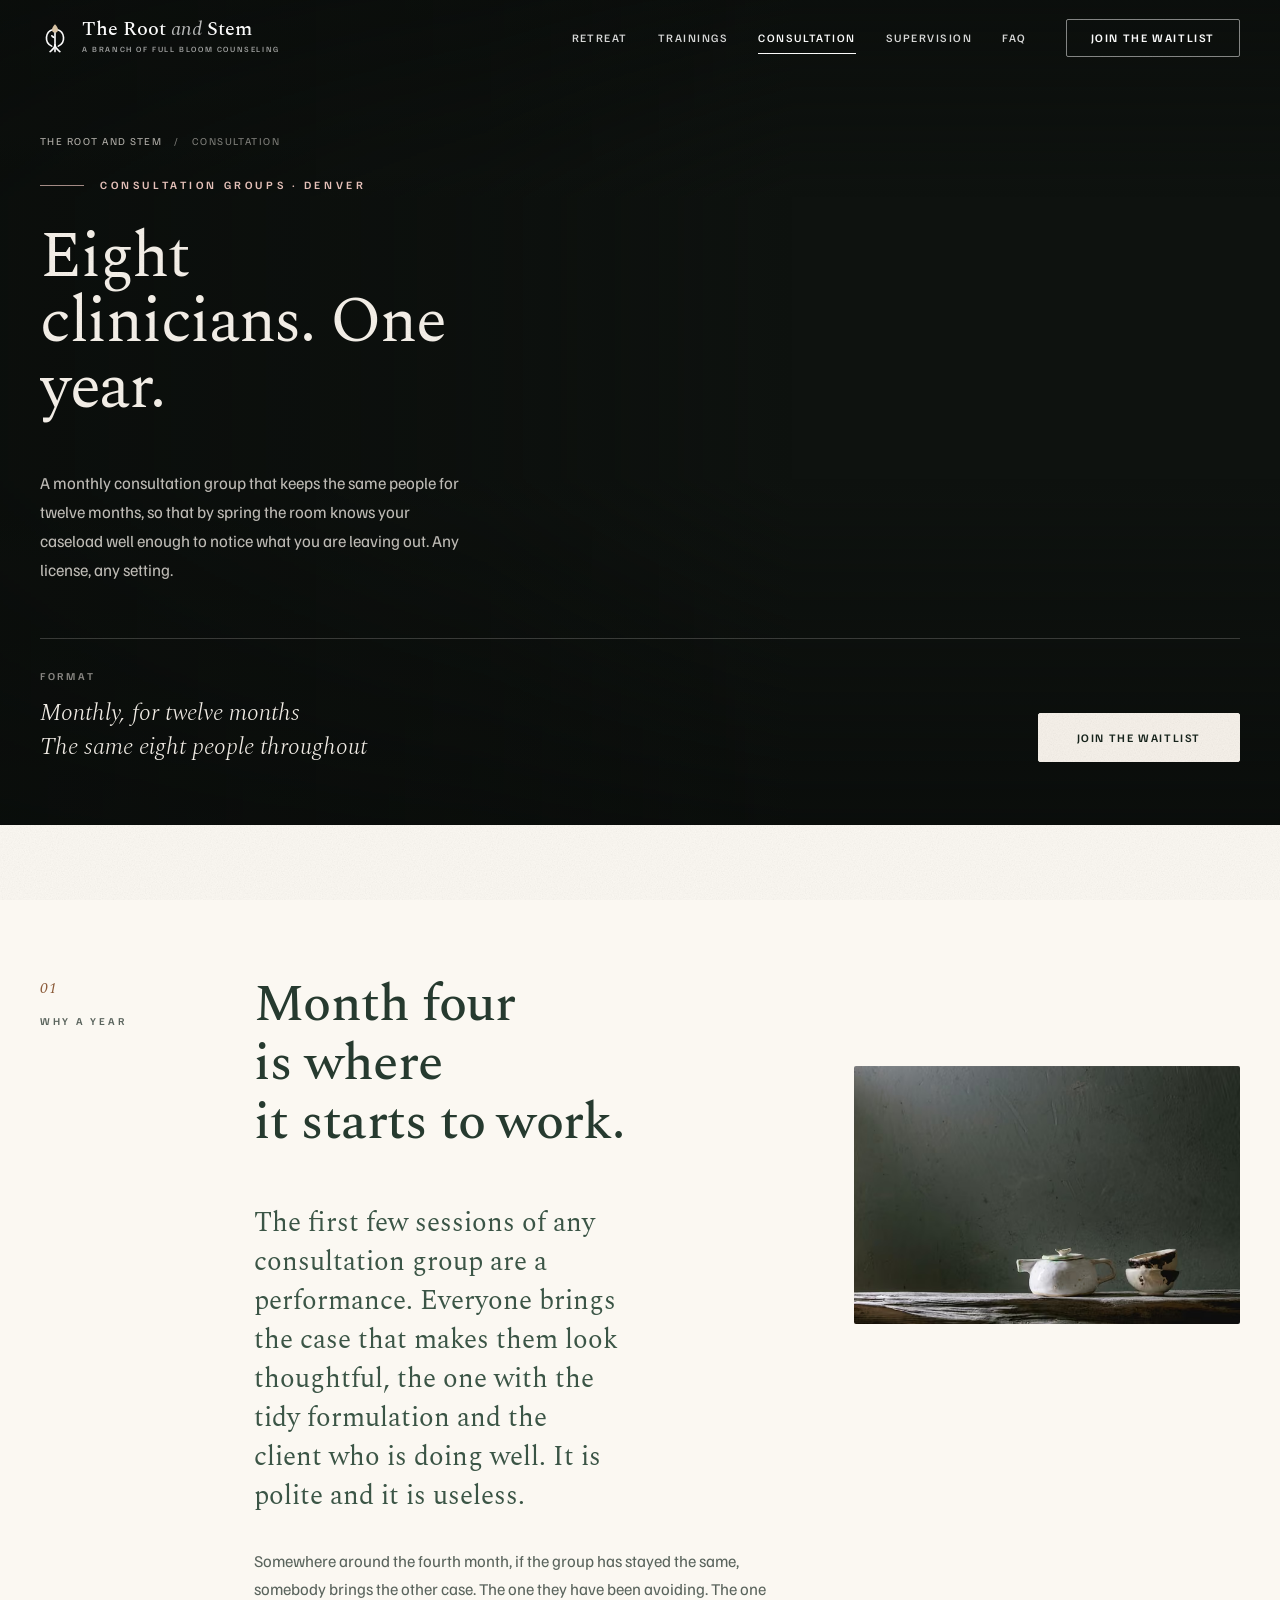
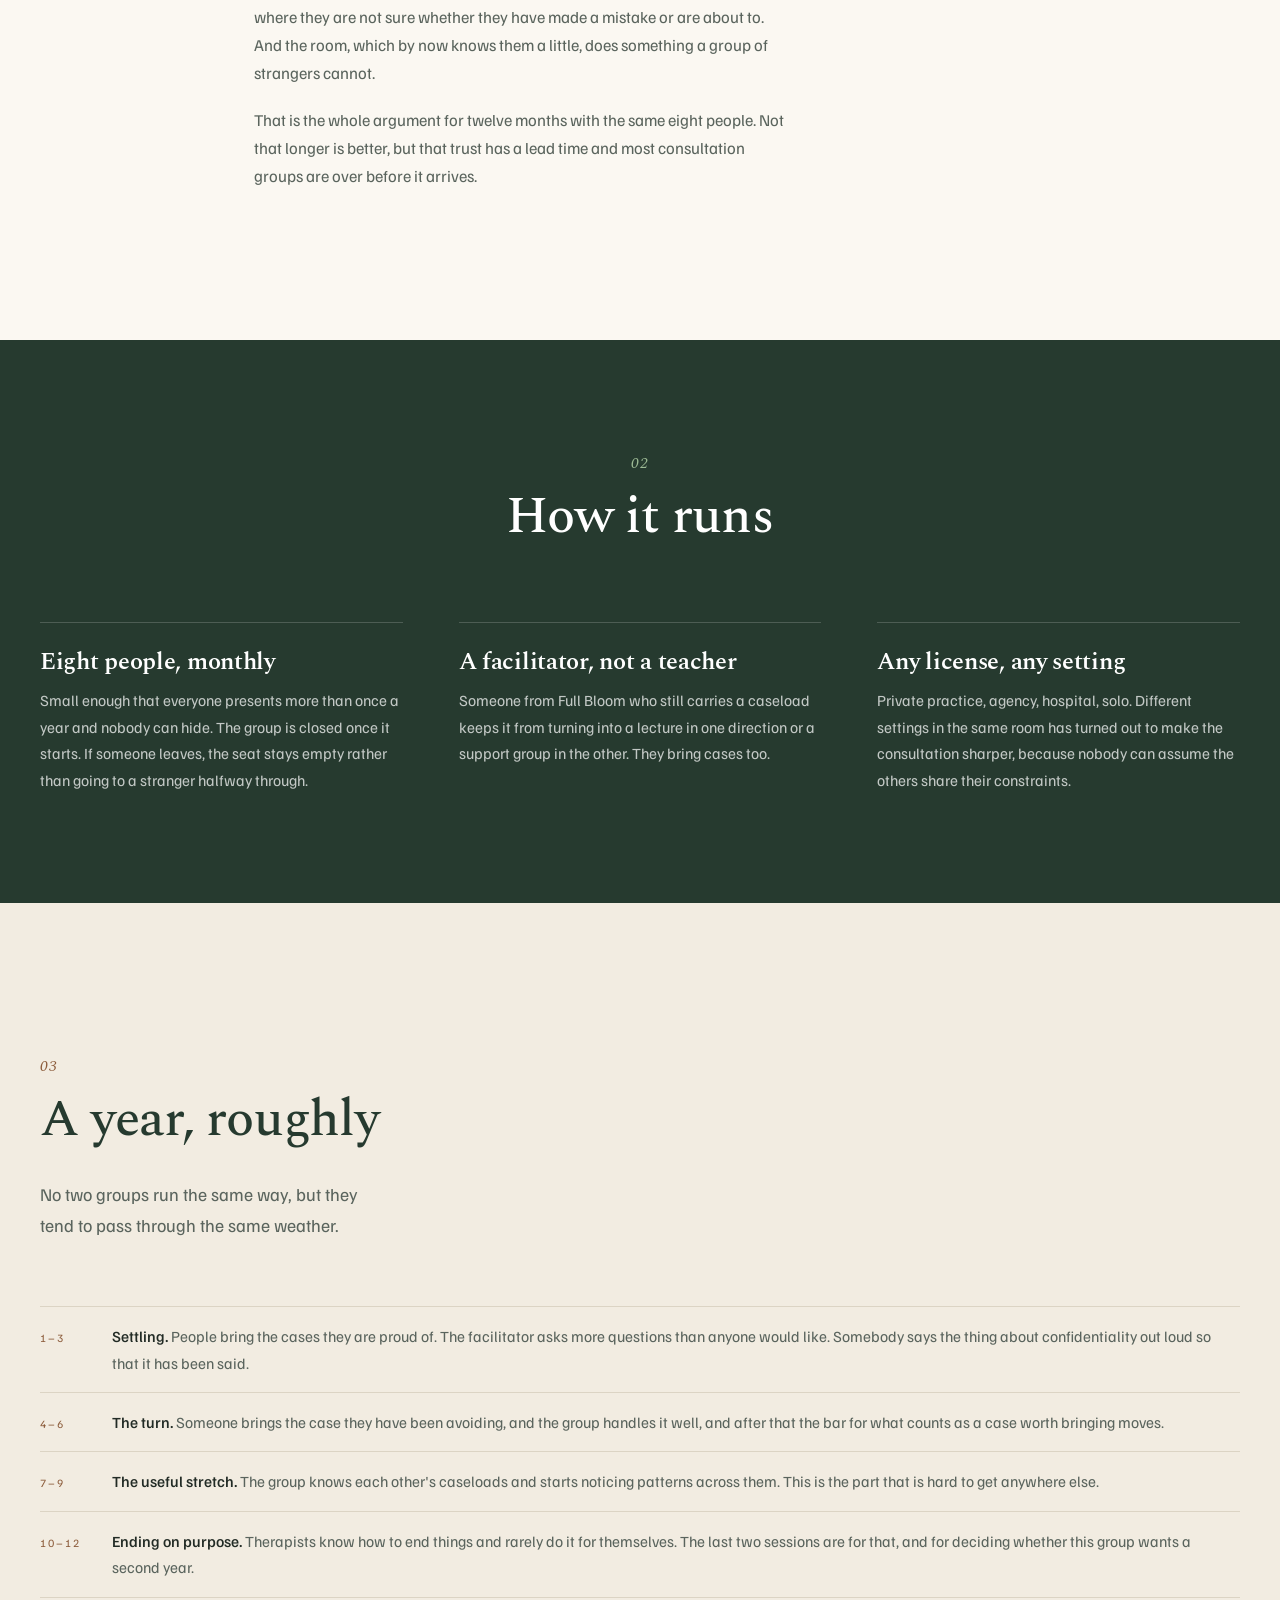
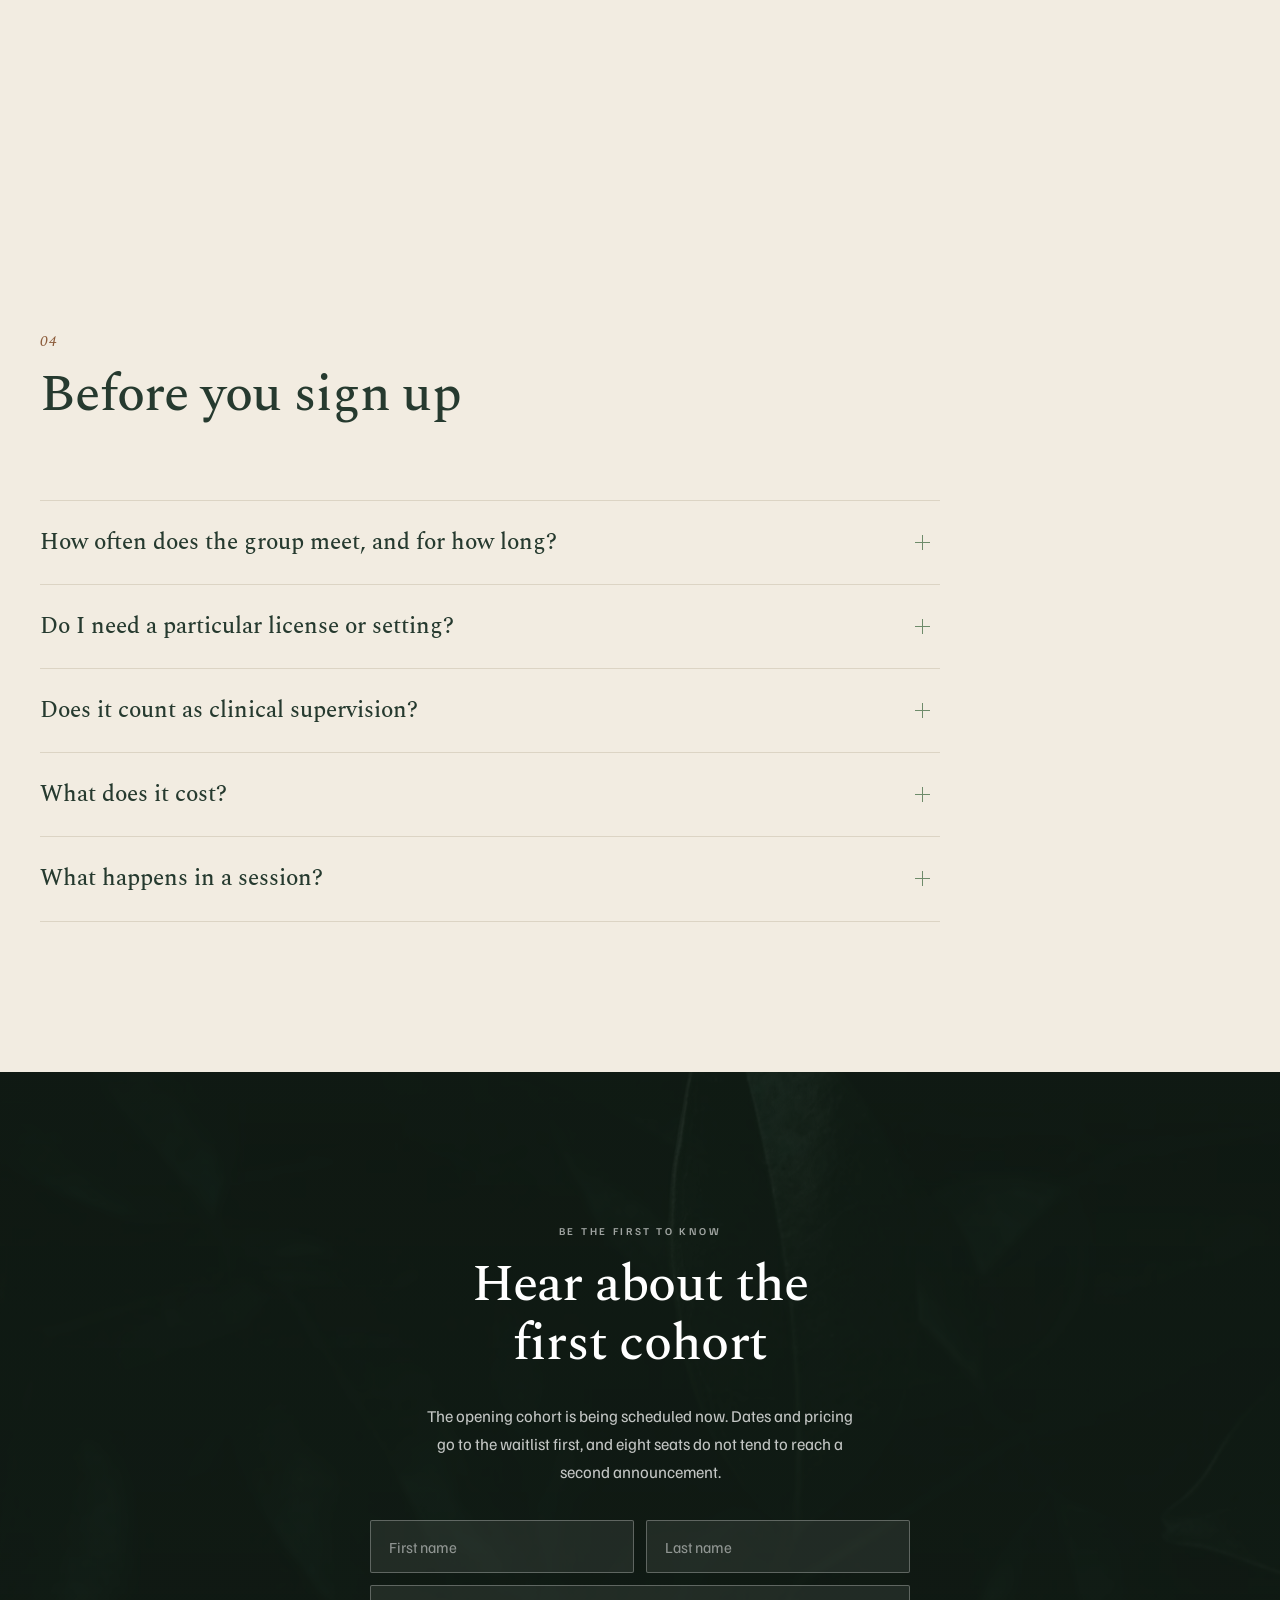
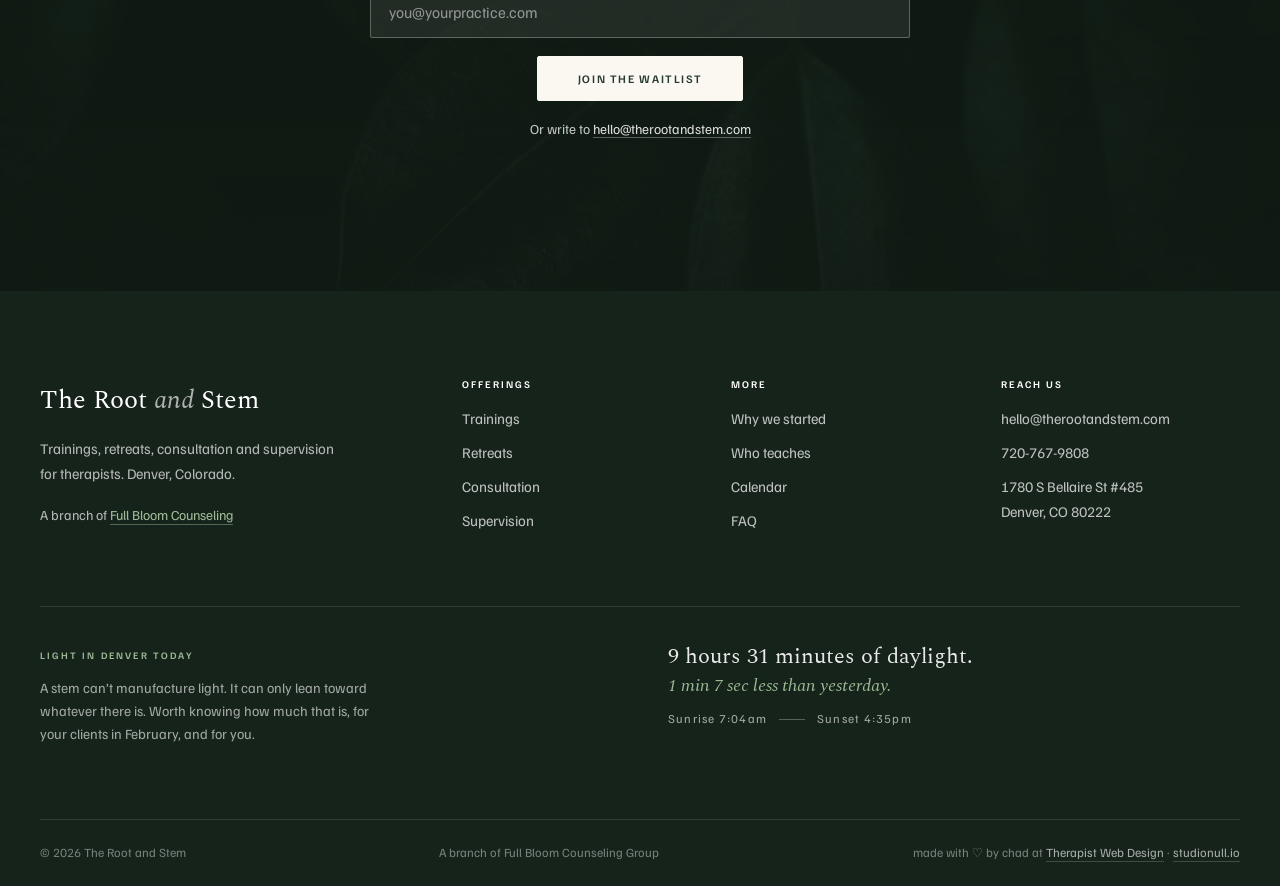
<file: consultation-groups.html>
<!DOCTYPE html>
<html lang="en">
<head>
<meta charset="utf-8">
<script>document.documentElement.classList.add('js')</script>
<meta name="viewport" content="width=device-width, initial-scale=1, viewport-fit=cover">
<title>Consultation Groups for Therapists, Denver | The Root and Stem</title>
<meta name="description" content="Monthly consultation groups for therapists: eight clinicians, the same group for a full year, any license or setting. The continuity is the point.">
<meta name="theme-color" content="#1A2820">
<meta name="robots" content="index,follow,max-image-preview:large">

<link rel="canonical" href="https://therootandstem.com/consultation-groups">
<link rel="alternate" type="text/plain" href="/llms.txt" title="Site summary for language models">
<meta name="author" content="The Root and Stem">
<meta name="geo.region" content="US-CO">
<meta name="geo.placename" content="Denver, Colorado">
<meta property="og:type" content="website">
<meta property="og:site_name" content="The Root and Stem">
<meta property="og:title" content="Consultation Groups for Therapists, Denver | The Root and Stem">
<meta property="og:description" content="Monthly consultation groups for therapists: eight clinicians, the same group for a full year, any license or setting. The continuity is the point.">
<meta property="og:url" content="https://therootandstem.com/consultation-groups">
<meta property="og:image" content="https://therootandstem.com/images/hero-armchairs-1440.jpg">
<meta name="twitter:card" content="summary_large_image">
<meta name="twitter:title" content="Consultation Groups for Therapists, Denver | The Root and Stem">
<meta name="twitter:description" content="Monthly consultation groups for therapists: eight clinicians, the same group for a full year, any license or setting. The continuity is the point.">
<meta name="twitter:image" content="https://therootandstem.com/images/hero-armchairs-1440.jpg">

<link rel="icon" href="/images/favicon.svg" type="image/svg+xml">
<link rel="icon" href="/images/favicon-32.png" sizes="32x32" type="image/png">
<link rel="icon" href="/images/favicon-16.png" sizes="16x16" type="image/png">
<link rel="apple-touch-icon" href="/images/apple-touch-icon.png">
<link rel="manifest" href="/site.webmanifest">
<link rel="preload" href="/fonts/spectral-400-normal-latin.woff2" as="font" type="font/woff2" crossorigin>
<link rel="preload" href="/fonts/familjen-400-normal-latin.woff2" as="font" type="font/woff2" crossorigin>
<link rel="stylesheet" href="/css/style.css?v=19">

<script type="application/ld+json">
{
  "@context": "https://schema.org",
  "@graph": [
    {
      "@type": "EducationalOrganization",
      "@id": "https://therootandstem.com/#org",
      "name": "The Root and Stem",
      "alternateName": "The Root and Stem, a branch of Full Bloom Counseling",
      "description": "Trainings, retreats, consultation groups and clinical supervision for therapists.",
      "url": "https://therootandstem.com/",
      "email": "hello@therootandstem.com",
      "telephone": "+1-720-767-9808",
      "logo": "https://therootandstem.com/images/logo-lockup.svg",
      "image": "https://therootandstem.com/images/og-card.jpg",
      "slogan": "Before the bloom, the root.",
      "areaServed": {
        "@type": "State",
        "name": "Colorado"
      },
      "address": {
        "@type": "PostalAddress",
        "streetAddress": "1780 S Bellaire St #485",
        "addressLocality": "Denver",
        "addressRegion": "CO",
        "postalCode": "80222",
        "addressCountry": "US"
      },
      "parentOrganization": {
        "@type": "Organization",
        "@id": "https://fullbloomcounseling.com/#business",
        "name": "Full Bloom Counseling Group",
        "url": "https://fullbloomcounseling.com/"
      },
      "knowsAbout": [
        "Clinical supervision",
        "Continuing education for therapists",
        "Couples therapy training",
        "Enneagram in clinical practice",
        "Health at Every Size",
        "Trauma-informed care",
        "Therapist burnout"
      ],
      "audience": {
        "@type": "Audience",
        "audienceType": "Licensed and pre-licensed mental health clinicians"
      }
    },
    {
      "@type": "WebSite",
      "@id": "https://therootandstem.com/#site",
      "url": "https://therootandstem.com/",
      "name": "The Root and Stem",
      "publisher": {
        "@id": "https://therootandstem.com/#org"
      },
      "inLanguage": "en-US"
    },
    {
      "@type": "WebPage",
      "@id": "https://therootandstem.com/consultation-groups#page",
      "url": "https://therootandstem.com/consultation-groups",
      "name": "Consultation Groups for Therapists, Denver | The Root and Stem",
      "description": "Monthly consultation groups for therapists: eight clinicians, the same group for a full year, any license or setting. The continuity is the point.",
      "isPartOf": {
        "@id": "https://therootandstem.com/#site"
      },
      "about": {
        "@id": "https://therootandstem.com/#org"
      },
      "breadcrumb": {
        "@id": "https://therootandstem.com/consultation-groups#breadcrumb"
      },
      "primaryImageOfPage": "https://therootandstem.com/images/hero-armchairs-1440.jpg",
      "inLanguage": "en-US"
    },
    {
      "@type": "BreadcrumbList",
      "@id": "https://therootandstem.com/consultation-groups#breadcrumb",
      "itemListElement": [
        {
          "@type": "ListItem",
          "position": 1,
          "name": "The Root and Stem",
          "item": "https://therootandstem.com/"
        },
        {
          "@type": "ListItem",
          "position": 2,
          "name": "Consultation",
          "item": "https://therootandstem.com/consultation-groups"
        }
      ]
    },
    {
      "@type": "Service",
      "@id": "https://therootandstem.com/consultation-groups#service",
      "name": "Consultation groups for therapists",
      "serviceType": "Peer clinical consultation for mental health clinicians",
      "provider": {
        "@id": "https://therootandstem.com/#org"
      },
      "areaServed": [
        {
          "@type": "City",
          "name": "Denver"
        },
        {
          "@type": "State",
          "name": "Colorado"
        }
      ],
      "audience": {
        "@type": "Audience",
        "audienceType": "Licensed and pre-licensed mental health clinicians, any license and setting"
      },
      "url": "https://therootandstem.com/consultation-groups",
      "description": "Eight clinicians, monthly, held together for a full year with a facilitator."
    },
    {
      "@type": "FAQPage",
      "@id": "https://therootandstem.com/consultation-groups#faq",
      "mainEntity": [
        {
          "@type": "Question",
          "name": "How often does the group meet, and for how long?",
          "acceptedAnswer": {
            "@type": "Answer",
            "text": "Monthly, for a full year, with the same eight people throughout. The length is deliberate. Somewhere around month four, people stop presenting their competence and start bringing the case that is keeping them up at night, and that does not happen in a group that reshuffles every quarter."
          }
        },
        {
          "@type": "Question",
          "name": "Do I need a particular license or setting?",
          "acceptedAnswer": {
            "@type": "Answer",
            "text": "No. Any license, any setting. Groups have had people from private practice, agencies, hospital systems and solo work in the same room, and the mix tends to make the consultation better rather than more diffuse."
          }
        },
        {
          "@type": "Question",
          "name": "Does it count as clinical supervision?",
          "acceptedAnswer": {
            "@type": "Answer",
            "text": "No. Consultation is between peers with a facilitator, and it is not supervision toward licensure. If you need supervised hours, that is a separate thing we also do, and the two can run alongside each other."
          }
        },
        {
          "@type": "Question",
          "name": "What does it cost?",
          "acceptedAnswer": {
            "@type": "Answer",
            "text": "Pricing goes to the waitlist first, when the opening cohort is scheduled. Two seats in every cohort are held at a reduced rate for clinicians in their first few years, working in community mental health, or in a stretch of year where the full fee isn’t happening. You email and ask."
          }
        },
        {
          "@type": "Question",
          "name": "What happens in a session?",
          "acceptedAnswer": {
            "@type": "Answer",
            "text": "One or two people bring a case. The group works it, with the facilitator keeping it from turning into either a lecture or a support group. What is said in the room stays there. By the end of the year the group knows your caseload well enough to notice what you are not saying."
          }
        }
      ]
    }
  ]
}
</script>
<link rel="preload" as="image" type="image/avif" href="/images/hero-armchairs-1440.avif" imagesrcset="/images/hero-armchairs-640.avif 640w, /images/hero-armchairs-1024.avif 1024w, /images/hero-armchairs-1440.avif 1440w, /images/hero-armchairs-2000.avif 2000w" imagesizes="100vw" fetchpriority="high">
</head>
<body>
<a class="skip-link" href="#main">Skip to main content</a>
<div class="grain" aria-hidden="true"></div>

<header id="header">
  <nav class="nav" aria-label="Primary">
    <a class="brand" href="/" aria-label="The Root and Stem home page">
      <svg class="brand-mark" viewBox="0 0 64 64" aria-hidden="true">
        <g fill="none" stroke="currentColor" stroke-width="3.5" stroke-linecap="round">
          <path d="M27.72 13.73 A19 19 0 0 0 24.90 49.34"/>
          <path d="M36.28 13.73 A19 19 0 0 1 39.10 49.34"/>
          <path d="M32 16 V47"/>
          <path d="M32 47 C32 54 26.5 57 21.5 61"/>
          <path d="M32 47 C32 54 37.5 57 42.5 61"/>
          <path d="M32 47 V61"/>
        </g>
        <path class="brand-bud" d="M32 2.5 C36.4 7.2 38.4 11 38.4 14.4 C38.4 18.2 35.6 20.8 32 20.8 C28.4 20.8 25.6 18.2 25.6 14.4 C25.6 11 27.6 7.2 32 2.5 Z" fill="currentColor"/>
        <path d="M32 33 C26.2 32.2 23.4 28.8 23.4 25.4 C27.8 25.4 31.2 28.2 32 33 Z" fill="currentColor"/>
        <g class="brand-flower" aria-hidden="true">
          <ellipse cx="32" cy="7.2" rx="3.5" ry="7" transform="rotate(0 32 14)"/>
          <ellipse cx="32" cy="7.2" rx="3.5" ry="7" transform="rotate(72 32 14)"/>
          <ellipse cx="32" cy="7.2" rx="3.5" ry="7" transform="rotate(144 32 14)"/>
          <ellipse cx="32" cy="7.2" rx="3.5" ry="7" transform="rotate(216 32 14)"/>
          <ellipse cx="32" cy="7.2" rx="3.5" ry="7" transform="rotate(288 32 14)"/>
          <circle class="brand-eye" cx="32" cy="14" r="2.6"/>
        </g>
      </svg>
      <span class="brand-type">
        <span class="brand-name">The Root <em>and</em> Stem</span>
        <span class="brand-sub">A branch of Full Bloom Counseling</span>
      </span>
    </a>

    <ul class="nav-links">
      <li><a href="/retreat">Retreat</a></li><li><a href="/trainings">Trainings</a></li><li><a href="/consultation-groups" aria-current="page">Consultation</a></li><li><a href="/supervision">Supervision</a></li>
      <li><a href="/#faq">FAQ</a></li>
    </ul>
    <a class="btn btn-line nav-cta" href="#join">Join the waitlist</a>

    <button class="burger" type="button" aria-label="Menu" aria-expanded="false" aria-controls="drawer"><span></span></button>
  </nav>
</header>

<div class="drawer" id="drawer">
  <ul>
    <li><a href="/#why">Why we started</a></li>
    <li><a href="/retreat">Retreat</a></li><li><a href="/trainings">Trainings</a></li><li><a href="/consultation-groups" aria-current="page">Consultation</a></li><li><a href="/supervision">Supervision</a></li>
    <li><a href="/#calendar">Calendar</a></li>
    <li><a href="/#faq">FAQ</a></li>
  </ul>
  <a class="btn btn-solid" href="#join">Join the waitlist</a>
</div><main id="main"><span id="top"></span>

<section class="hero hero-page">
  <div class="hero-media" data-parallax="0.14">
    <picture>
      <source type="image/avif" srcset="/images/hero-armchairs-640.avif 640w, /images/hero-armchairs-1024.avif 1024w, /images/hero-armchairs-1440.avif 1440w, /images/hero-armchairs-2000.avif 2000w" sizes="100vw">
      <source type="image/webp" srcset="/images/hero-armchairs-640.webp 640w, /images/hero-armchairs-1024.webp 1024w, /images/hero-armchairs-1440.webp 1440w, /images/hero-armchairs-2000.webp 2000w" sizes="100vw">
      <source type="image/jpeg" srcset="/images/hero-armchairs-640.jpg 640w, /images/hero-armchairs-1024.jpg 1024w, /images/hero-armchairs-1440.jpg 1440w, /images/hero-armchairs-2000.jpg 2000w" sizes="100vw">
      <img src="/images/hero-armchairs-2000.jpg" alt="Two armchairs and a low table under a single lamp in a dark room" width="2000" height="956" fetchpriority="high" decoding="async" style="object-position:100% 55%">
    </picture>
  </div>
  <div class="hero-veil" aria-hidden="true"></div>

  <div class="hero-inner shell">
    <div class="hero-copy">
      <nav class="crumb" aria-label="Breadcrumb"><a href="/">The Root and Stem</a><span aria-hidden="true">/</span><span>Consultation</span></nav>
      <p class="kicker reveal-fade">Consultation groups · Denver</p>
      <h1 class="display" data-split>Eight clinicians. One year.</h1>
      <p class="hero-sub reveal-fade" data-delay="1">A monthly consultation group that keeps the same people for twelve months, so that by spring the room knows your caseload well enough to notice what you are leaving out. Any license, any setting.</p>
    </div>

    <div class="hero-foot reveal-fade" data-delay="2">
      <p class="hero-when"><span class="label">Format</span><em>Monthly, for twelve months</em><em>The same eight people throughout</em></p>
      <div class="hero-cta">
        <a class="btn btn-solid-light" href="#join">Join the waitlist</a>
      </div>
    </div>
  </div>
</section>

<section class="section pad-xl" id="continuity">
  <div class="shell">
    <div class="editorial">
      <aside class="editorial-side">
        <span class="index">01</span>
        <span class="label">Why a year</span>
      </aside>
      <div class="editorial-body">
        <h2 class="h-lg" data-split>Month four is where it starts to work.</h2>
        <div class="prose">
          <p>The first few sessions of any consultation group are a performance. Everyone brings the case that makes them look thoughtful, the one with the tidy formulation and the client who is doing well. It is polite and it is useless.</p>
          <p>Somewhere around the fourth month, if the group has stayed the same, somebody brings the other case. The one they have been avoiding. The one where they are not sure whether they have made a mistake or are about to. And the room, which by now knows them a little, does something a group of strangers cannot.</p>
          <p>That is the whole argument for twelve months with the same eight people. Not that longer is better, but that trust has a lead time and most consultation groups are over before it arrives.</p>
        </div>
      </div>
      <figure class="editorial-fig frame" data-parallax="-0.06">
        <picture>
      <source type="image/avif" srcset="/images/teapot-640.avif 640w, /images/teapot-1024.avif 1024w, /images/teapot-1500.avif 1500w" sizes="(max-width:680px) 92vw, (max-width:1180px) 560px, 420px">
      <source type="image/webp" srcset="/images/teapot-640.webp 640w, /images/teapot-1024.webp 1024w, /images/teapot-1500.webp 1500w" sizes="(max-width:680px) 92vw, (max-width:1180px) 560px, 420px">
      <source type="image/jpeg" srcset="/images/teapot-640.jpg 640w, /images/teapot-1024.jpg 1024w, /images/teapot-1500.jpg 1500w" sizes="(max-width:680px) 92vw, (max-width:1180px) 560px, 420px">
      <img src="/images/teapot-1500.jpg" alt="A ceramic teapot and two small cups on a wooden shelf in a dark room" width="1500" height="1000" loading="lazy" decoding="async">
    </picture>
      </figure>
    </div>
  </div>
</section>

<section class="section pad-lg bg-forest" id="shape">
  <div class="shell">
    <header class="sec-head sec-head-center">
      <span class="index index-light">02</span>
      <h2 class="h-lg" data-split>How it runs</h2>
    </header>
    <div class="tenets">
      <div class="tenet">
        <h3>Eight people, monthly</h3>
        <p>Small enough that everyone presents more than once a year and nobody can hide. The group is closed once it starts. If someone leaves, the seat stays empty rather than going to a stranger halfway through.</p>
      </div>
      <div class="tenet">
        <h3>A facilitator, not a teacher</h3>
        <p>Someone from Full Bloom who still carries a caseload keeps it from turning into a lecture in one direction or a support group in the other. They bring cases too.</p>
      </div>
      <div class="tenet">
        <h3>Any license, any setting</h3>
        <p>Private practice, agency, hospital, solo. Different settings in the same room has turned out to make the consultation sharper, because nobody can assume the others share their constraints.</p>
      </div>
    </div>
  </div>
</section>

<section class="section pad-xl bg-cream" id="shape-of-year">
  <div class="shell">
    <header class="sec-head">
      <span class="index">03</span>
      <h2 class="h-lg" data-split>A year, roughly</h2>
      <p class="sec-lead">No two groups run the same way, but they tend to pass through the same weather.</p>
    </header>
    <ol class="beats days">
      <li><span>1–3</span><p><strong>Settling.</strong> People bring the cases they are proud of. The facilitator asks more questions than anyone would like. Somebody says the thing about confidentiality out loud so that it has been said.</p></li>
      <li><span>4–6</span><p><strong>The turn.</strong> Someone brings the case they have been avoiding, and the group handles it well, and after that the bar for what counts as a case worth bringing moves.</p></li>
      <li><span>7–9</span><p><strong>The useful stretch.</strong> The group knows each other's caseloads and starts noticing patterns across them. This is the part that is hard to get anywhere else.</p></li>
      <li><span>10–12</span><p><strong>Ending on purpose.</strong> Therapists know how to end things and rarely do it for themselves. The last two sessions are for that, and for deciding whether this group wants a second year.</p></li>
    </ol>
  </div>
</section>

<section class="section pad-xl bg-cream" id="faq">
  <div class="shell">
    <header class="sec-head">
      <span class="index">04</span>
      <h2 class="h-lg" data-split>Before you sign up</h2>
    </header>
    <div class="faq">
      <details>
        <summary>How often does the group meet, and for how long?</summary>
        <div class="faq-a"><p>Monthly, for a full year, with the same eight people throughout. The length is deliberate. Somewhere around month four, people stop presenting their competence and start bringing the case that is keeping them up at night, and that does not happen in a group that reshuffles every quarter.</p></div>
      </details>
      <details>
        <summary>Do I need a particular license or setting?</summary>
        <div class="faq-a"><p>No. Any license, any setting. Groups have had people from private practice, agencies, hospital systems and solo work in the same room, and the mix tends to make the consultation better rather than more diffuse.</p></div>
      </details>
      <details>
        <summary>Does it count as clinical supervision?</summary>
        <div class="faq-a"><p>No. Consultation is between peers with a facilitator, and it is not supervision toward licensure. If you need supervised hours, that is a separate thing we also do, and the two can run alongside each other.</p></div>
      </details>
      <details>
        <summary>What does it cost?</summary>
        <div class="faq-a"><p>Pricing goes to the waitlist first, when the opening cohort is scheduled. Two seats in every cohort are held at a reduced rate for clinicians in their first few years, working in community mental health, or in a stretch of year where the full fee isn’t happening. You email and ask.</p></div>
      </details>
      <details>
        <summary>What happens in a session?</summary>
        <div class="faq-a"><p>One or two people bring a case. The group works it, with the facilitator keeping it from turning into either a lecture or a support group. What is said in the room stays there. By the end of the year the group knows your caseload well enough to notice what you are not saying.</p></div>
      </details>
    </div>
  </div>
</section>

<!-- ═══ JOIN ═══ -->
<section class="section pad-xl join" id="join">
  <div class="join-media" data-parallax="0.1">
    <picture>
      <source type="image/avif" srcset="/images/leaves-640.avif 640w, images/leaves-1024.avif 1024w, images/leaves-1600.avif 1600w" sizes="(max-width: 680px) 67vw, 100vw">
      <source type="image/webp" srcset="/images/leaves-640.webp 640w, images/leaves-1024.webp 1024w, images/leaves-1600.webp 1600w" sizes="(max-width: 680px) 67vw, 100vw">
      <source type="image/jpeg" srcset="/images/leaves-640.jpg 640w, images/leaves-1024.jpg 1024w, images/leaves-1600.jpg 1600w" sizes="(max-width: 680px) 67vw, 100vw">
      <img src="/images/leaves-1600.jpg" alt="" width="1600" height="1000" role="presentation" loading="lazy" decoding="async">
    </picture>
  </div>
  <div class="shell join-inner">
    <span class="label label-light">Be the first to know</span>
    <h2 class="h-lg" data-split>Hear about the first cohort</h2>
    <p>The opening cohort is being scheduled now. Dates and pricing go to the waitlist first, and eight seats do not tend to reach a second announcement.</p>

    <!-- Posts to Kit form 9795875 ("Root and Stem — Join the list").
         main.js submits this with fetch() so the visitor stays on the page —
         Kit's own embed script isn't needed, which keeps the site free of
         third-party JS. If fetch fails, it falls back to a normal form POST. -->
    <form class="signup" action="https://app.kit.com/forms/9795875/subscriptions" method="post">
      <label class="sr-only" for="fname">First name</label>
      <input id="fname" type="text" name="fields[first_name]" placeholder="First name" required autocomplete="given-name">
      <!-- last_name is a Kit custom field, not a built-in one. It must exist in Kit
           (Subscribers → custom fields, key "last_name") or Kit silently drops it. -->
      <label class="sr-only" for="lname">Last name</label>
      <input id="lname" type="text" name="fields[last_name]" placeholder="Last name" required autocomplete="family-name">
      <label class="sr-only" for="email">Email address</label>
      <input id="email" type="email" name="email_address" placeholder="you@yourpractice.com" required autocomplete="email">
      <button class="btn btn-solid-light" type="submit">Join the waitlist</button>
    </form>
    <p class="join-alt">Or write to <a href="mailto:hello@therootandstem.com">hello@therootandstem.com</a></p>
  </div>
</section>

</main>

<footer class="footer">
  <div class="shell">
    <div class="foot-grid">
      <div class="foot-brand">
        <span class="foot-name">The Root <em>and</em> Stem</span>
        <p>Trainings, retreats, consultation and supervision for therapists. Denver, Colorado.</p>
        <p class="foot-kin">A branch of <a href="https://fullbloomcounseling.com/" target="_blank" rel="noopener">Full Bloom Counseling</a></p>
      </div>
      <div>
        <h4>Offerings</h4>
        <ul>
          <li><a href="/trainings">Trainings</a></li>
          <li><a href="/retreat">Retreats</a></li>
          <li><a href="/consultation-groups">Consultation</a></li>
          <li><a href="/supervision">Supervision</a></li>
        </ul>
      </div>
      <div>
        <h4>More</h4>
        <ul>
          <li><a href="#why">Why we started</a></li>
          <li><a href="#teaching">Who teaches</a></li>
          <li><a href="#calendar">Calendar</a></li>
          <li><a href="#faq">FAQ</a></li>
        </ul>
      </div>
      <div>
        <h4>Reach us</h4>
        <ul>
          <li><a href="mailto:hello@therootandstem.com">hello@therootandstem.com</a></li>
          <li><a href="tel:7207679808">720-767-9808</a></li>
          <li>1780 S Bellaire St #485<br>Denver, CO 80222</li>
        </ul>
      </div>
    </div>
    <div class="daylight" id="daylight" hidden>
      <div class="daylight-head">
        <span class="daylight-label">Light in Denver today</span>
        <p class="daylight-why">A stem can’t manufacture light. It can only lean toward
          whatever there is. Worth knowing how much that is, for your clients in
          February, and for you.</p>
      </div>
      <div class="daylight-data">
        <p class="daylight-line"><span id="dl-len"></span><span id="dl-delta"></span></p>
        <p class="daylight-sun"><span id="dl-rise"></span><i></i><span id="dl-set"></span></p>
      </div>
    </div>

    <div class="foot-base">
      <span>© <span id="year">2026</span> The Root and Stem</span>
      <span>A branch of Full Bloom Counseling Group</span>
      <span class="foot-credit">made with &#9825; by chad at <a href="https://therapistweb.design/" target="_blank" rel="noopener">Therapist Web Design</a> &middot; <a href="https://studionull.io/" target="_blank" rel="noopener">studionull.io</a></span>
      <span class="egg-note" hidden>Took you long enough. <em>Now</em> it’s a bloom.</span>
    </div>
  </div>
</footer>

<script src="/js/main.js?v=14" defer></script>
</body>
</html>
</file>
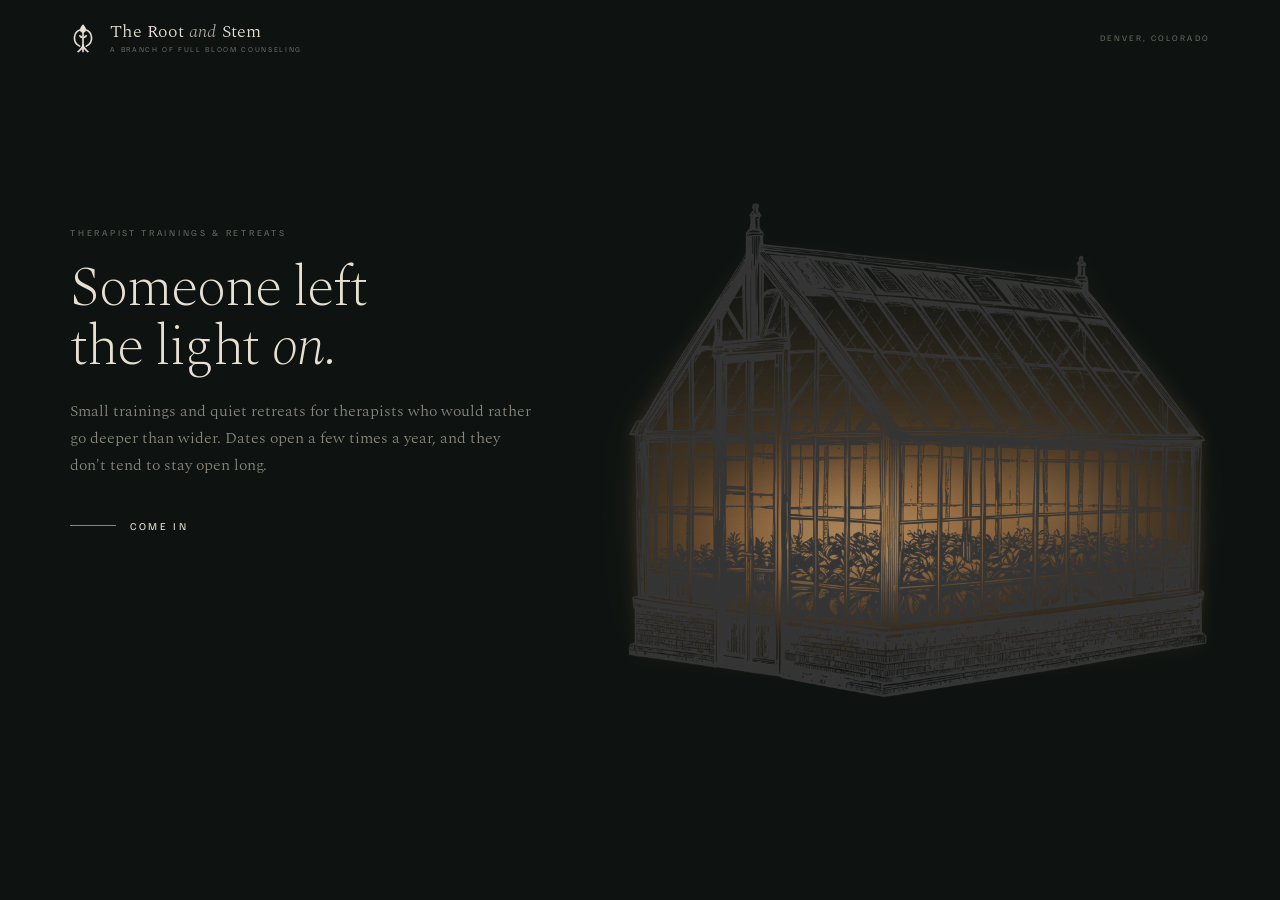
<file: greenhouse.html>
<!DOCTYPE html>
<html lang="en">
<head>
<meta charset="UTF-8">
<meta name="viewport" content="width=device-width, initial-scale=1.0, viewport-fit=cover">
<title>The Root and Stem · Someone left the light on</title>
<meta name="description" content="Small trainings and quiet retreats for therapists who would rather go deeper than wider. A branch of Full Bloom Counseling, Denver. Dates open a few times a year, so join the list.">
<meta name="theme-color" content="#0B0F0C">
<!-- Parked. This was the pre-launch teaser at the root; the full site has taken over /.
     Kept reachable at /greenhouse and still posting to the same Kit form, but noindex
     so it can't compete with the home page. -->
<meta name="robots" content="noindex,nofollow">
<link rel="alternate" type="text/plain" href="/llms.txt" title="Site summary for language models">
<meta name="author" content="The Root and Stem">
<meta name="geo.region" content="US-CO">
<meta name="geo.placename" content="Denver, Colorado">
<meta property="og:type" content="website">
<meta property="og:site_name" content="The Root and Stem">
<meta property="og:title" content="Therapist Trainings &amp; Retreats in Colorado | The Root and Stem">
<meta property="og:description" content="Small trainings and quiet retreats for therapists who would rather go deeper than wider. A branch of Full Bloom Counseling, Denver.">
<meta property="og:url" content="https://therootandstem.com/">
<meta property="og:image" content="https://therootandstem.com/images/og-card.jpg">
<meta property="og:image:width" content="1200">
<meta property="og:image:height" content="630">
<meta name="twitter:card" content="summary_large_image">
<meta name="twitter:title" content="Therapist Trainings &amp; Retreats in Colorado | The Root and Stem">
<meta name="twitter:description" content="Small trainings and quiet retreats for therapists who would rather go deeper than wider.">
<meta name="twitter:image" content="https://therootandstem.com/images/og-card.jpg">
<link rel="icon" type="image/svg+xml" href="data:image/svg+xml,%3Csvg xmlns='http://www.w3.org/2000/svg' viewBox='0 0 64 64'%3E%3Crect width='64' height='64' fill='%230B0F0C'/%3E%3Cg fill='none' stroke='%23E7E0D2' stroke-width='4' stroke-linecap='round'%3E%3Cpath d='M27.72 13.73 A19 19 0 0 0 24.90 49.34'/%3E%3Cpath d='M36.28 13.73 A19 19 0 0 1 39.10 49.34'/%3E%3Cpath d='M32 16 V47'/%3E%3Cpath d='M32 47 C32 54 26.5 57 21.5 61'/%3E%3Cpath d='M32 47 C32 54 37.5 57 42.5 61'/%3E%3Cpath d='M32 47 V61'/%3E%3C/g%3E%3Cpath d='M32 2.5 C36.4 7.2 38.4 11 38.4 14.4 C38.4 18.2 35.6 20.8 32 20.8 C28.4 20.8 25.6 18.2 25.6 14.4 C25.6 11 27.6 7.2 32 2.5 Z' fill='%23E7E0D2'/%3E%3C/svg%3E">
<!-- Same @id values as the full site, so when site.html comes back to the root the
     organisation is one continuous entity to a crawler rather than a new one. The
     FAQPage block from the full site is deliberately not carried over: those answers
     aren't on this page, and marking up content a visitor can't see is exactly the
     kind of thing that earns a structured-data penalty. -->
<script type="application/ld+json">
{
  "@context": "https://schema.org",
  "@graph": [
    {
      "@type": "EducationalOrganization",
      "@id": "https://therootandstem.com/#org",
      "name": "The Root and Stem",
      "alternateName": "The Root and Stem, a branch of Full Bloom Counseling",
      "description": "Trainings, retreats, consultation groups and clinical supervision for therapists.",
      "url": "https://therootandstem.com/",
      "email": "hello@therootandstem.com",
      "telephone": "+1-720-767-9808",
      "logo": "https://therootandstem.com/images/logo-lockup.svg",
      "image": "https://therootandstem.com/images/og-card.jpg",
      "slogan": "Before the bloom, the root.",
      "areaServed": { "@type": "State", "name": "Colorado" },
      "address": {
        "@type": "PostalAddress",
        "streetAddress": "1780 S Bellaire St #485",
        "addressLocality": "Denver",
        "addressRegion": "CO",
        "postalCode": "80222",
        "addressCountry": "US"
      },
      "parentOrganization": {
        "@type": "Organization",
        "name": "Full Bloom Counseling Group",
        "url": "https://fullbloomcounseling.com/"
      },
      "knowsAbout": [
        "Clinical supervision",
        "Continuing education for therapists",
        "Couples therapy training",
        "Enneagram in clinical practice",
        "Health at Every Size",
        "Trauma-informed care",
        "Therapist burnout"
      ],
      "audience": {
        "@type": "Audience",
        "audienceType": "Licensed and pre-licensed mental health clinicians"
      }
    },
    {
      "@type": "WebSite",
      "@id": "https://therootandstem.com/#site",
      "url": "https://therootandstem.com/",
      "name": "The Root and Stem",
      "publisher": { "@id": "https://therootandstem.com/#org" },
      "inLanguage": "en-US"
    },
    {
      "@type": "WebPage",
      "@id": "https://therootandstem.com/#page",
      "url": "https://therootandstem.com/",
      "name": "The Root and Stem · Someone left the light on",
      "description": "Small trainings and quiet retreats for therapists who would rather go deeper than wider. Dates open a few times a year, so join the list.",
      "isPartOf": { "@id": "https://therootandstem.com/#site" },
      "about": { "@id": "https://therootandstem.com/#org" },
      "primaryImageOfPage": "https://therootandstem.com/images/og-card.jpg",
      "inLanguage": "en-US"
    }
  ]
}
</script>

<link rel="preload" href="fonts/spectral-200-normal-latin.woff2" as="font" type="font/woff2" crossorigin>
<link rel="preload" href="fonts/familjen-400-normal-latin.woff2" as="font" type="font/woff2" crossorigin>
<style>
@font-face{font-family:'Spectral';font-style:normal;font-weight:200;font-display:swap;src:url('fonts/spectral-200-normal-latin.woff2') format('woff2');unicode-range:U+0000-00FF,U+0131,U+0152-0153,U+02BB-02BC,U+02C6,U+02DA,U+02DC,U+0304,U+0308,U+0329,U+2000-206F,U+2074,U+20AC,U+2122,U+2191,U+2193,U+2212,U+2215,U+FEFF,U+FFFD}
@font-face{font-family:'Spectral';font-style:normal;font-weight:200;font-display:swap;src:url('fonts/spectral-200-normal-latinext.woff2') format('woff2');unicode-range:U+0100-02BA,U+02BD-02C5,U+02C7-02CC,U+02CE-02D7,U+02DD-02FF,U+0304,U+0308,U+0329,U+1D00-1DBF,U+1E00-1E9F,U+1EF2-1EFF,U+2020,U+20A0-20AB,U+20AD-20C0,U+2113,U+2C60-2C7F,U+A720-A7FF}
@font-face{font-family:'Spectral';font-style:italic;font-weight:200;font-display:swap;src:url('fonts/spectral-200-italic-latin.woff2') format('woff2');unicode-range:U+0000-00FF,U+0131,U+0152-0153,U+02BB-02BC,U+02C6,U+02DA,U+02DC,U+0304,U+0308,U+0329,U+2000-206F,U+2074,U+20AC,U+2122,U+2191,U+2193,U+2212,U+2215,U+FEFF,U+FFFD}
@font-face{font-family:'Spectral';font-style:italic;font-weight:200;font-display:swap;src:url('fonts/spectral-200-italic-latinext.woff2') format('woff2');unicode-range:U+0100-02BA,U+02BD-02C5,U+02C7-02CC,U+02CE-02D7,U+02DD-02FF,U+0304,U+0308,U+0329,U+1D00-1DBF,U+1E00-1E9F,U+1EF2-1EFF,U+2020,U+20A0-20AB,U+20AD-20C0,U+2113,U+2C60-2C7F,U+A720-A7FF}
@font-face{font-family:'Spectral';font-style:normal;font-weight:300;font-display:swap;src:url('fonts/spectral-300-normal-latin.woff2') format('woff2');unicode-range:U+0000-00FF,U+0131,U+0152-0153,U+02BB-02BC,U+02C6,U+02DA,U+02DC,U+0304,U+0308,U+0329,U+2000-206F,U+2074,U+20AC,U+2122,U+2191,U+2193,U+2212,U+2215,U+FEFF,U+FFFD}
@font-face{font-family:'Spectral';font-style:normal;font-weight:300;font-display:swap;src:url('fonts/spectral-300-normal-latinext.woff2') format('woff2');unicode-range:U+0100-02BA,U+02BD-02C5,U+02C7-02CC,U+02CE-02D7,U+02DD-02FF,U+0304,U+0308,U+0329,U+1D00-1DBF,U+1E00-1E9F,U+1EF2-1EFF,U+2020,U+20A0-20AB,U+20AD-20C0,U+2113,U+2C60-2C7F,U+A720-A7FF}
@font-face{font-family:'Spectral';font-style:italic;font-weight:300;font-display:swap;src:url('fonts/spectral-300-italic-latin.woff2') format('woff2');unicode-range:U+0000-00FF,U+0131,U+0152-0153,U+02BB-02BC,U+02C6,U+02DA,U+02DC,U+0304,U+0308,U+0329,U+2000-206F,U+2074,U+20AC,U+2122,U+2191,U+2193,U+2212,U+2215,U+FEFF,U+FFFD}
@font-face{font-family:'Spectral';font-style:italic;font-weight:300;font-display:swap;src:url('fonts/spectral-300-italic-latinext.woff2') format('woff2');unicode-range:U+0100-02BA,U+02BD-02C5,U+02C7-02CC,U+02CE-02D7,U+02DD-02FF,U+0304,U+0308,U+0329,U+1D00-1DBF,U+1E00-1E9F,U+1EF2-1EFF,U+2020,U+20A0-20AB,U+20AD-20C0,U+2113,U+2C60-2C7F,U+A720-A7FF}
@font-face{font-family:'Spectral';font-style:normal;font-weight:400;font-display:swap;src:url('fonts/spectral-400-normal-latin.woff2') format('woff2');unicode-range:U+0000-00FF,U+0131,U+0152-0153,U+02BB-02BC,U+02C6,U+02DA,U+02DC,U+0304,U+0308,U+0329,U+2000-206F,U+2074,U+20AC,U+2122,U+2191,U+2193,U+2212,U+2215,U+FEFF,U+FFFD}
@font-face{font-family:'Spectral';font-style:normal;font-weight:400;font-display:swap;src:url('fonts/spectral-400-normal-latinext.woff2') format('woff2');unicode-range:U+0100-02BA,U+02BD-02C5,U+02C7-02CC,U+02CE-02D7,U+02DD-02FF,U+0304,U+0308,U+0329,U+1D00-1DBF,U+1E00-1E9F,U+1EF2-1EFF,U+2020,U+20A0-20AB,U+20AD-20C0,U+2113,U+2C60-2C7F,U+A720-A7FF}
@font-face{font-family:'Spectral';font-style:italic;font-weight:400;font-display:swap;src:url('fonts/spectral-400-italic-latin.woff2') format('woff2');unicode-range:U+0000-00FF,U+0131,U+0152-0153,U+02BB-02BC,U+02C6,U+02DA,U+02DC,U+0304,U+0308,U+0329,U+2000-206F,U+2074,U+20AC,U+2122,U+2191,U+2193,U+2212,U+2215,U+FEFF,U+FFFD}
@font-face{font-family:'Spectral';font-style:italic;font-weight:400;font-display:swap;src:url('fonts/spectral-400-italic-latinext.woff2') format('woff2');unicode-range:U+0100-02BA,U+02BD-02C5,U+02C7-02CC,U+02CE-02D7,U+02DD-02FF,U+0304,U+0308,U+0329,U+1D00-1DBF,U+1E00-1E9F,U+1EF2-1EFF,U+2020,U+20A0-20AB,U+20AD-20C0,U+2113,U+2C60-2C7F,U+A720-A7FF}
@font-face{font-family:'Familjen Grotesk';font-style:normal;font-weight:400;font-display:swap;src:url('fonts/familjen-400-normal-latin.woff2') format('woff2');unicode-range:U+0000-00FF,U+0131,U+0152-0153,U+02BB-02BC,U+02C6,U+02DA,U+02DC,U+0304,U+0308,U+0329,U+2000-206F,U+2074,U+20AC,U+2122,U+2191,U+2193,U+2212,U+2215,U+FEFF,U+FFFD}
@font-face{font-family:'Familjen Grotesk';font-style:normal;font-weight:400;font-display:swap;src:url('fonts/familjen-400-normal-latinext.woff2') format('woff2');unicode-range:U+0100-02BA,U+02BD-02C5,U+02C7-02CC,U+02CE-02D7,U+02DD-02FF,U+0304,U+0308,U+0329,U+1D00-1DBF,U+1E00-1E9F,U+1EF2-1EFF,U+2020,U+20A0-20AB,U+20AD-20C0,U+2113,U+2C60-2C7F,U+A720-A7FF}
@font-face{font-family:'Familjen Grotesk';font-style:normal;font-weight:500;font-display:swap;src:url('fonts/familjen-500-normal-latin.woff2') format('woff2');unicode-range:U+0000-00FF,U+0131,U+0152-0153,U+02BB-02BC,U+02C6,U+02DA,U+02DC,U+0304,U+0308,U+0329,U+2000-206F,U+2074,U+20AC,U+2122,U+2191,U+2193,U+2212,U+2215,U+FEFF,U+FFFD}
@font-face{font-family:'Familjen Grotesk';font-style:normal;font-weight:500;font-display:swap;src:url('fonts/familjen-500-normal-latinext.woff2') format('woff2');unicode-range:U+0100-02BA,U+02BD-02C5,U+02C7-02CC,U+02CE-02D7,U+02DD-02FF,U+0304,U+0308,U+0329,U+1D00-1DBF,U+1E00-1E9F,U+1EF2-1EFF,U+2020,U+20A0-20AB,U+20AD-20C0,U+2113,U+2C60-2C7F,U+A720-A7FF}
@font-face{font-family:'Familjen Grotesk';font-style:normal;font-weight:600;font-display:swap;src:url('fonts/familjen-600-normal-latin.woff2') format('woff2');unicode-range:U+0000-00FF,U+0131,U+0152-0153,U+02BB-02BC,U+02C6,U+02DA,U+02DC,U+0304,U+0308,U+0329,U+2000-206F,U+2074,U+20AC,U+2122,U+2191,U+2193,U+2212,U+2215,U+FEFF,U+FFFD}
@font-face{font-family:'Familjen Grotesk';font-style:normal;font-weight:600;font-display:swap;src:url('fonts/familjen-600-normal-latinext.woff2') format('woff2');unicode-range:U+0100-02BA,U+02BD-02C5,U+02C7-02CC,U+02CE-02D7,U+02DD-02FF,U+0304,U+0308,U+0329,U+1D00-1DBF,U+1E00-1E9F,U+1EF2-1EFF,U+2020,U+20A0-20AB,U+20AD-20C0,U+2113,U+2C60-2C7F,U+A720-A7FF}

/* ══════════════════════════════════════════════════════════════
   THE ROOT AND STEM · "Someone left the light on"
   One locked viewport. Dusk → lamplight.

   How the light works: the engraving is black ink on white paper.
   It sits in multiply blend over a warm glow. Ink stays ink; the
   white paper becomes whatever is underneath — so the glow reads
   as light genuinely inside the building, with every glazing bar
   and leaf silhouetted across it. Signing up raises the ambient
   from dusk to lamplight.

   The light is shaped by two alpha masks cut from the building's
   own silhouette — glow-core (inside the glass) and glow-bleed (a
   soft rim just outside it). Both are drawn on a canvas 12% larger
   than the artwork so the feather has room to reach zero: no
   rectangle, no hard edge, on any screen size.
   ══════════════════════════════════════════════════════════════ */
:root{
  /* brand tokens — verbatim from therootandstem.com */
  --paper-lit:#F4ECDE; --cream:#F2ECE1;
  --forest:#263A2F; --forest-deep:#16231B;
  --moss:#6E8B6A; --moss-deep:#4A6647; --moss-light:#9DBA95;
  --clay:#B07A55; --clay-dark:#8C5C3B;
  --ink:#222B25; --ink-soft:#5A645D; --rule:#DCD4C4;
  --bloom:#E2A3B0; --bloom-heart:#F5D8CA;
  --serif:'Spectral',Georgia,'Times New Roman',serif;
  --sans:'Familjen Grotesk',system-ui,-apple-system,'Segoe UI',sans-serif;
  --e:cubic-bezier(.16,1,.3,1);

  /* The light is shaped by two alpha masks cut from the building's own
     silhouette, inlined as data URIs — Chrome refuses to load a mask image
     over file://, which is what turned this into a hard-edged rectangle. */
  --ink-src:url("[data-uri]");
  --m-core:url("[data-uri]");
  --m-bleed:url("[data-uri]");

  /* the variables that tell the story */
  --amb:#0B0F0C;      /* ambient / paper colour */
  --glow:0;           /* how much light is on inside */
  --bleed:0;          /* how much of it escapes the glass */

  --fg:#E7E0D2;       /* type colour, follows the ambient */
  --fg-soft:rgba(231,224,210,.56);
  --fg-faint:rgba(231,224,210,.40);
  --hair:rgba(231,224,210,.28);
}
*,*::before,*::after{box-sizing:border-box;margin:0;padding:0}
html{background:var(--amb); transition:background-color 2.6s var(--e)}
html,body{height:100%; overflow:hidden;
  overscroll-behavior:none; -webkit-tap-highlight-color:transparent}
body{
  background:var(--amb);
  color:var(--fg);
  font-family:var(--sans);
  -webkit-font-smoothing:antialiased;
  transition:background-color 2.6s var(--e), color 2.6s var(--e);
}
button{font:inherit;color:inherit}

/* ─── states ─────────────────────────────────────────────── */
body.lit    { --amb:#0D1210; --glow:.62; --bleed:.52 }
body.ajar   { --amb:#171613; --glow:.86; --bleed:.72 }
body.inside { --amb:var(--paper-lit); --glow:1; --bleed:1;
              --fg:#1B2620; --fg-soft:rgba(34,43,37,.72);
              --fg-faint:rgba(34,43,37,.56); --hair:rgba(34,43,37,.42) }

/* ─── layout: one viewport, never scrolls ────────────────── */
.stage{
  height:100svh; display:grid; align-items:center;
  grid-template-columns:minmax(300px,.92fr) minmax(360px,1.08fr);
  gap:clamp(20px,4.5vw,72px);
  padding:0 clamp(24px,5.5vw,88px);
}

/* ─── the plate ──────────────────────────────────────────── */
.plate{
  position:relative; isolation:isolate;
  background:none;
  aspect-ratio:885/758;
  width:100%; max-height:84svh; margin-inline:auto;
  order:2;
}
/* isolation:isolate above means .ink's multiply blends against this group's own
   contents rather than the page. The ambient fill used to live on .plate itself,
   so it stopped dead at inset:0 while .glow and .bleed spill to -12% — multiply
   had an opaque backdrop inside the plate rectangle and a transparent one just
   outside it, and that difference drew a faint rectangle around the greenhouse.
   Same colour, same transition, just carried on a layer that reaches as far as
   the light does. --amb is what html and body are painted in too, so the outer
   edge of this box is invisible by construction. */
.plate::after{
  content:""; position:absolute; inset:-12%; z-index:-1; pointer-events:none;
  background:var(--amb);
  transition:background-color 2.6s var(--e);
}

/* both light layers sit on a box 124% the size of the plate, which is
   exactly the proportion the masks were drawn at — so the silhouette
   lands pixel-for-pixel over the engraving at any box size */
.bleed, .glow{
  position:absolute; inset:-12%; pointer-events:none;
  -webkit-mask-size:contain;           mask-size:contain;
  -webkit-mask-position:center;        mask-position:center;
  -webkit-mask-repeat:no-repeat;       mask-repeat:no-repeat;
  transition:opacity 2.6s var(--e);
}

/* the rim: light escaping the glass, dying within a hand's width of it */
.bleed{
  z-index:0; opacity:var(--bleed);
  -webkit-mask-image:var(--m-bleed);
          mask-image:var(--m-bleed);
  background:
    radial-gradient(ellipse 58% 46% at 46% 62%,
      rgba(236,168,104,.50) 0%, rgba(222,148,88,.26) 46%, rgba(198,128,78,.10) 74%, transparent 92%);
  filter:blur(22px);
}

/* the light inside the glass */
.glow{
  z-index:1; opacity:var(--glow);
  -webkit-mask-image:var(--m-core);
          mask-image:var(--m-core);
}
/* the lamp itself — low and to the left, where a bench would be */
.glow::before{
  content:""; position:absolute; inset:9.68%;
  background:
    radial-gradient(ellipse 42% 26% at 40% 68%,
      rgba(255,214,156,1) 0%, rgba(255,190,120,.82) 30%,
      rgba(236,152,84,.42) 58%, transparent 82%),
    radial-gradient(ellipse 30% 20% at 70% 62%,
      rgba(255,198,132,.62) 0%, rgba(226,146,80,.24) 52%, transparent 80%);
  filter:blur(18px);
  animation:breathe 9s ease-in-out infinite;
}
/* ambient bounce filling the rest of the volume */
.glow::after{
  content:""; position:absolute; inset:9.68%;
  background:linear-gradient(to top,
    rgba(214,132,66,.36) 0%, rgba(236,164,96,.30) 34%,
    rgba(226,158,98,.16) 62%, rgba(200,140,90,.07) 100%);
  filter:blur(10px);
}
@keyframes breathe{
  0%,100%{opacity:1;    transform:scale(1)}
  50%    {opacity:.93;  transform:scale(1.014)}
}

.plate .ink, .plate .rim{
  /* -12% and 80.6452%, which cancel out: 0.806452 x 1.24 = 1.0, so the engraving
     renders at exactly the same size and centre as it did at inset:0 / contain.
     Only the ELEMENT's box grows, and that is the point. The plate's artwork is
     drawn on paper that is very slightly off-white, so multiply darkens whatever
     is behind it by a percent or so — uniformly, across the whole box. With the
     box at inset:0 and .glow spilling to -12%, that percent applied inside the
     plate rectangle and not outside it, and the seam between the two read as a
     faint rectangle around the greenhouse. Matching .glow's box moves the seam
     out to where the glow has already fallen to nothing, so there is nothing left
     for it to step against. */
  position:absolute; inset:-12%; z-index:2; pointer-events:none;
  background-image:var(--ink-src);
  background-size:80.6452% 80.6452%;
  background-position:center; background-repeat:no-repeat;
}
/* black ink on white → multiply: paper becomes the light behind it */
.ink{ mix-blend-mode:multiply; opacity:0;
      transition:opacity 2.4s var(--e) .25s }
/* the same plate inverted → screen: a faint rim so the structure reads in the dark.
   Derived in CSS rather than shipped as a second image. */
.rim{ filter:invert(1); mix-blend-mode:screen; opacity:0;
      transition:opacity 2.4s var(--e) .25s }
body.lit    .ink,
body.ajar   .ink,
body.inside .ink{opacity:1}
body.lit  .rim{opacity:.20}
body.ajar .rim{opacity:.14}
body.inside .rim{opacity:0}

/* ─── copy column ────────────────────────────────────────── */
.copy{order:1; max-width:33rem; position:relative}
.rise{opacity:0; transform:translateY(14px);
  transition:opacity 1.2s var(--e), transform 1.2s var(--e)}
body.lit .rise{opacity:1; transform:none}
.rise:nth-child(1){transition-delay:.35s}
.rise:nth-child(2){transition-delay:.5s}
.rise:nth-child(3){transition-delay:.68s}
.rise:nth-child(4){transition-delay:.86s}

.eyebrow{
  font-size:9px; letter-spacing:.30em; text-transform:uppercase;
  color:var(--fg-faint); margin-bottom:clamp(16px,2.4vh,26px);
  transition:color 2.6s var(--e);
}
h1{
  font-family:var(--serif); font-weight:200;
  font-size:clamp(33px,4.4vw,58px); line-height:1.04;
  letter-spacing:-.022em; color:var(--fg);
  transition:color 2.6s var(--e);
}
h1 em{font-style:italic}
.lede{
  margin-top:clamp(16px,2.4vh,26px);
  font-family:var(--serif); font-weight:300;
  font-size:clamp(15px,1.25vw,18px); line-height:1.68;
  color:var(--fg-soft); max-width:29rem;
  transition:opacity 1.1s var(--e), color 2.6s var(--e);
}

/* ─── the invitation ─────────────────────────────────────── */
/* the invitation, the form and the payoff all occupy the SAME box, so
   nothing above them ever reflows when you move between states */
.tail{
  position:relative;
  margin-top:clamp(22px,3.4vh,38px);
  min-height:var(--tail-h, 196px);
  /* No transition on min-height. --tail-h is the MAX of the three stacked states,
     so it is identical in all of them and never changes when you move between
     them — there is nothing for an ease to smooth. It only ever changes when the
     box is re-measured, and easing *that* is what made the tail crawl back open
     over 370ms after load, dragging the headline and the greenhouse with it. */
}
.enter{
  position:absolute; left:0; top:0;
  display:inline-flex; align-items:center; gap:14px;
  background:none; border:0; cursor:pointer; padding:10px 0;
  font-size:10.5px; letter-spacing:.24em; text-transform:uppercase;
  color:var(--fg);
  transition:color 2.6s var(--e), gap .6s var(--e), opacity .5s var(--e);
}
.enter .line{
  display:block; width:46px; height:1px; background:currentColor;
  opacity:.55; transition:width .7s var(--e), opacity .5s;
}
.enter:hover{gap:20px}
.enter:hover .line{width:64px; opacity:1}
body.ajar .enter, body.inside .enter{opacity:0; pointer-events:none}

/* ─── the form ───────────────────────────────────────────── */
.join{
  position:absolute; left:0; top:0; width:100%; max-width:29rem;
  opacity:0; transform:translateY(10px); pointer-events:none;
  transition:opacity 1s var(--e), transform 1.1s var(--e);
}
body.ajar .join{opacity:1; transform:none; pointer-events:auto;
  transition-delay:.45s}
body.inside .join{opacity:0; transform:translateY(-8px);
  transition-duration:.5s; transition-delay:0s; pointer-events:none}

.fields{display:flex; gap:14px; flex-wrap:wrap}
.f{position:relative; flex:1 1 160px}
.f input{
  width:100%; background:none; border:0;
  border-bottom:1px solid var(--hair);
  padding:11px 2px 9px; outline:none;
  font-family:var(--sans); font-size:14px; color:var(--fg);
  transition:border-color .6s var(--e), color 2.6s var(--e);
}
.f input::placeholder{color:var(--fg-faint)}
.f .u{position:absolute; left:0; bottom:0; height:1px; width:100%;
  background:var(--clay); transform:scaleX(0); transform-origin:left;
  transition:transform .8s var(--e)}
.f input:focus ~ .u{transform:scaleX(1)}

.go{
  margin-top:20px; display:inline-flex; align-items:center; gap:13px;
  background:none; border:0; cursor:pointer; padding:10px 0;
  font-size:10.5px; letter-spacing:.24em; text-transform:uppercase;
  color:var(--fg); transition:gap .6s var(--e), opacity .4s, color 2.6s var(--e);
}
.go .line{display:block; width:40px; height:1px; background:currentColor; opacity:.55;
  transition:width .7s var(--e), opacity .5s}
.go:hover{gap:19px} .go:hover .line{width:58px; opacity:1}
.go:disabled{opacity:.45; cursor:default}

.note{
  margin-top:16px; font-size:10.5px; line-height:1.7; letter-spacing:.04em;
  color:var(--fg-faint); transition:color 2.6s var(--e);
}
.note a{color:inherit; text-decoration:underline; text-underline-offset:3px}
.err{
  display:block; margin-top:10px; min-height:1.1em;
  font-size:10.5px; letter-spacing:.04em; color:#C4785A;
  opacity:0; transition:opacity .35s;
}
.err.on{opacity:1}

/* ─── the payoff ─────────────────────────────────────────── */
.done{
  position:absolute; left:0; top:0; width:100%; max-width:29rem;
  opacity:0; transform:translateY(10px); pointer-events:none;
  transition:opacity 1.2s var(--e) .9s, transform 1.3s var(--e) .9s;
}
body.inside .done{opacity:1; transform:none}
body.inside .lede{opacity:0}
.done p{
  font-family:var(--serif); font-weight:300; font-style:italic;
  font-size:clamp(15px,1.25vw,18px); line-height:1.7; color:var(--fg-soft);
}
/* Sits under the payoff line in the same register as the fine print below the
   form, so it reads as a helpful aside rather than a second announcement. */
.done .aside{
  font-family:var(--sans); font-style:normal; font-weight:400;
  font-size:11.5px; line-height:1.65; letter-spacing:.01em;
  color:var(--fg-faint); margin-top:15px; max-width:34ch;
}

/* ─── masthead & footer ──────────────────────────────────── */
.mast, .foot{
  position:fixed; left:0; right:0; z-index:5;
  display:flex; justify-content:space-between;
  padding:clamp(18px,2.6vh,30px) clamp(24px,5.5vw,88px);
  opacity:0; transition:opacity 1.6s var(--e) 1.1s;
}
.mast{top:0; align-items:flex-start}
.foot{bottom:0; align-items:center; justify-content:flex-end}
body.lit .mast, body.ajar .mast, body.inside .mast,
body.lit .foot, body.ajar .foot, body.inside .foot{opacity:1}
.tag, .foot span{font-size:8.5px; letter-spacing:.24em; text-transform:uppercase;
  color:var(--fg-faint); transition:color 2.6s var(--e)}
.tag{padding-top:9px}

/* ─── brand ──────────────────────────────────────────────── */
.brand{
  display:flex; align-items:center; gap:12px;
  background:none; border:0; padding:8px 10px 8px 0; margin:-8px 0 -8px -2px;
  cursor:pointer; text-align:left; color:var(--fg);
  min-height:44px;                     /* a real touch target */
  transition:color 2.6s var(--e);
  -webkit-tap-highlight-color:transparent;
}
.brand:focus-visible{outline:1px solid var(--fg-faint); outline-offset:6px}
.brand-mark{
  width:30px; height:30px; overflow:visible; flex:none;
  transition:transform 1.1s var(--e);
}
.brand.bloomed .brand-mark{transform:rotate(-4deg)}
.brand-txt{display:block; line-height:1}
.brand-name{
  display:block; font-family:var(--serif); font-weight:300;
  font-size:17.5px; letter-spacing:.005em;
}
.brand-name em{font-style:italic; opacity:.74}
.brand-sub{
  display:block; margin-top:5px;
  font-size:7.5px; letter-spacing:.22em; text-transform:uppercase;
  color:var(--fg-faint); transition:color 2.6s var(--e);
}

/* the easter egg: the bud opens, and it opens in colour */
.brand-halo{opacity:0; transition:opacity .8s var(--e)}
.brand.bloomed .brand-halo{opacity:.5; transition-delay:.1s}
.brand-petals .p{
  transform-box:view-box; transform-origin:32px 13.5px;
  transform:rotate(var(--a)) scale(.12); opacity:0;
  fill:currentColor;
  transition:transform .9s var(--e), opacity .5s var(--e), fill .8s var(--e);
}
.brand.bloomed .brand-petals .p{
  transform:rotate(var(--a)) scale(1); opacity:1; fill:var(--bloom);
}
.brand.bloomed .brand-petals{
  filter:drop-shadow(0 0 3px rgba(226,163,176,.55))
         drop-shadow(0 0 9px rgba(226,163,176,.30));
}
.brand-petals{transition:filter .9s var(--e)}
.brand.bloomed .brand-petals .p:nth-child(2){transition-delay:.05s}
.brand.bloomed .brand-petals .p:nth-child(3){transition-delay:.10s}
.brand.bloomed .brand-petals .p:nth-child(4){transition-delay:.15s}
.brand.bloomed .brand-petals .p:nth-child(5){transition-delay:.20s}
.brand.bloomed .brand-petals .p:nth-child(6){transition-delay:.25s}
.brand-bud{
  transform-box:view-box; transform-origin:32px 13.5px;
  transition:transform .8s var(--e), opacity .55s var(--e);
}
.brand.bloomed .brand-bud{transform:scale(.18); opacity:0}
.brand-heart{
  transform-box:view-box; transform-origin:32px 13.5px;
  transform:scale(0); opacity:0; fill:currentColor;
  transition:transform .8s var(--e) .18s, opacity .5s var(--e) .18s, fill .8s var(--e);
}
.brand.bloomed .brand-heart{transform:scale(1); opacity:.9; fill:var(--bloom-heart)}
.brand-leaf{
  transform-box:view-box; transform-origin:32px 33px;
  transition:transform .9s var(--e);
}
.brand.bloomed .brand-leaf.l{transform:rotate(-9deg) translateY(-1px)}
.brand.bloomed .brand-leaf.r{transform:rotate(9deg)  translateY(-1px)}

/* ─── grain ──────────────────────────────────────────────── */
.grain{
  position:fixed; inset:-120px; z-index:9; pointer-events:none;
  opacity:.085; mix-blend-mode:overlay;
  background-image:url("data:image/svg+xml,%3Csvg xmlns='http://www.w3.org/2000/svg' width='240' height='240'%3E%3Cfilter id='n'%3E%3CfeTurbulence type='fractalNoise' baseFrequency='.82' numOctaves='3' stitchTiles='stitch'/%3E%3CfeColorMatrix type='saturate' values='0'/%3E%3C/filter%3E%3Crect width='240' height='240' filter='url(%23n)'/%3E%3C/svg%3E");
  animation:grain 820ms steps(5) infinite;
}
@keyframes grain{
  0%{transform:translate(0,0)} 20%{transform:translate(-12px,7px)}
  40%{transform:translate(9px,-13px)} 60%{transform:translate(-5px,11px)}
  80%{transform:translate(13px,4px)} 100%{transform:translate(0,0)}
}

/* ─── responsive ─────────────────────────────────────────── */
@media (max-width:900px){
  .stage{
    grid-template-columns:1fr;
    /* The greenhouse gets the leftover, rather than a guessed fraction of the
       screen. The copy row sizes to its content; the plate row is 1fr and takes
       everything that remains, so the building is automatically as large as it
       can be on any phone without a fixed number to tune per device.
       minmax(0,1fr) not 1fr — a bare 1fr floors at min-content and would push
       the copy off the bottom, and the page can't scroll to recover it. */
    grid-template-rows:minmax(0,1fr) auto;
    align-content:stretch; align-items:stretch;
    gap:clamp(10px,1.8vh,22px);
    padding:clamp(72px,9.5svh,90px) 26px clamp(18px,3svh,32px);
    height:100svh;
  }
  .plate{
    /* the box hugs the artwork, so the light hugs the glass —
       no band of warmth running off the edges of the phone */
    order:1; align-self:center; justify-self:center;
    height:100%; width:auto; aspect-ratio:885/758;
    /* Height drives width here, and when `aspect-ratio` is height-driven the
       browser does NOT re-derive height after max-width clamps — so max-width
       alone let the glasshouse run 50px past each edge on a 430pt phone, silently
       cropped by body{overflow:hidden}. Capping the height at exactly the height
       whose derived width equals the column (26px padding a side) makes the plate
       take the smaller of the two constraints, which is what `contain` would do
       if a div could be told to contain itself. */
    max-height:calc((100vw - 52px) * 758 / 885);
    max-width:100%; margin:0; min-height:0;
  }
  .copy{order:2; align-self:start; max-width:none}
  .join,.done{max-width:none}
  .tail{margin-top:16px}
  .note{font-size:10px; line-height:1.6; margin-top:13px}
  .f{flex:1 1 100%}
  .fields{gap:10px}
  .foot{display:none}
  .eyebrow{margin-bottom:12px}
  .tag{display:none}            /* Denver already reads in the copy */
  .brand-name{font-size:16.5px}
  .brand-sub{font-size:7px; letter-spacing:.19em}
  h1{font-size:clamp(26px,7.8vw,36px)}
  .lede{margin-top:11px; font-size:14px; line-height:1.54}
  /* The lede already fades out on `inside` via opacity, which leaves its space
     reserved. This used to also display:none it to reclaim that space on phones,
     but the plate row is flexible now, so removing the lede from flow let the
     greenhouse grow at the moment you joined — a visible jump right at the payoff.
     Keeping it in flow costs nothing: the done copy still lands ~120px clear of
     the bottom on the shortest phone tested. */
}
/* Short phones — 640pt and under. Every point the copy gives back goes straight
   into the greenhouse, because the plate row is the flexible one. */
@media (max-width:900px) and (max-height:700px){
  .stage{padding-top:64px; gap:8px}
  h1{font-size:clamp(23px,6.4vw,29px)}
  .lede{margin-top:8px; font-size:13px; line-height:1.5}
  .tail{margin-top:11px}
  .note{margin-top:9px}
  .eyebrow{margin-bottom:8px}
}
@media (prefers-reduced-motion:reduce){
  *{transition-duration:.01ms !important; animation:none !important}
}
</style>
</head>
<body>

<header class="mast">
  <button class="brand" id="brand" type="button" aria-label="The Root and Stem">
    <svg class="brand-mark" viewBox="0 0 64 64" aria-hidden="true">
      <defs>
        <filter id="bloomglow" x="-150%" y="-150%" width="400%" height="400%">
          <feGaussianBlur stdDeviation="4.2"/>
        </filter>
      </defs>
      <g fill="none" stroke="currentColor" stroke-width="3.5" stroke-linecap="round">
        <path d="M27.72 13.73 A19 19 0 0 0 24.90 49.34"/>
        <path d="M36.28 13.73 A19 19 0 0 1 39.10 49.34"/>
        <path d="M32 16 V47"/>
        <path d="M32 47 C32 54 26.5 57 21.5 61"/>
        <path d="M32 47 C32 54 37.5 57 42.5 61"/>
        <path d="M32 47 V61"/>
      </g>
      <path class="brand-leaf l" d="M32 33 C26.2 32.2 23.4 28.8 23.4 25.4 C27.8 25.4 31.2 28.2 32 33 Z" fill="currentColor"/>
      <path class="brand-leaf r" d="M32 33 C37.8 32.2 40.6 28.8 40.6 25.4 C36.2 25.4 32.8 28.2 32 33 Z" fill="currentColor"/>
      <!-- a lamp behind the flower, same warmth as the glasshouse -->
      <circle class="brand-halo" cx="32" cy="13.5" r="10.5" fill="#E2A3B0" filter="url(#bloomglow)"/>
      <!-- the bloom: six petals folded into the bud until you tap it -->
      <g class="brand-petals">
        <path class="p" style="--a:0deg"   d="M32 14.2 C28.0 10.2 27.2 4.6 32 -1.0 C36.8 4.6 36.0 10.2 32 14.2 Z"/>
        <path class="p" style="--a:60deg"  d="M32 14.2 C28.0 10.2 27.2 4.6 32 -1.0 C36.8 4.6 36.0 10.2 32 14.2 Z"/>
        <path class="p" style="--a:120deg" d="M32 14.2 C28.0 10.2 27.2 4.6 32 -1.0 C36.8 4.6 36.0 10.2 32 14.2 Z"/>
        <path class="p" style="--a:180deg" d="M32 14.2 C28.0 10.2 27.2 4.6 32 -1.0 C36.8 4.6 36.0 10.2 32 14.2 Z"/>
        <path class="p" style="--a:240deg" d="M32 14.2 C28.0 10.2 27.2 4.6 32 -1.0 C36.8 4.6 36.0 10.2 32 14.2 Z"/>
        <path class="p" style="--a:300deg" d="M32 14.2 C28.0 10.2 27.2 4.6 32 -1.0 C36.8 4.6 36.0 10.2 32 14.2 Z"/>
      </g>
      <path class="brand-bud" d="M32 2.5 C36.4 7.2 38.4 11 38.4 14.4 C38.4 18.2 35.6 20.8 32 20.8 C28.4 20.8 25.6 18.2 25.6 14.4 C25.6 11 27.6 7.2 32 2.5 Z" fill="currentColor"/>
      <circle class="brand-heart" cx="32" cy="13.5" r="2.4"/>
    </svg>
    <span class="brand-txt">
      <span class="brand-name">The Root <em>and</em> Stem</span>
      <span class="brand-sub">A branch of Full Bloom Counseling</span>
    </span>
  </button>
  <span class="tag">Denver, Colorado</span>
</header>

<main class="stage">

  <div class="plate">
    <div class="bleed"></div>
    <div class="glow"></div>
    <div class="ink" role="img" aria-label="A glasshouse, lit from within."></div>
    <div class="rim" aria-hidden="true"></div>
  </div>

  <div class="copy">
    <p class="eyebrow rise">Therapist trainings &amp; retreats</p>

    <h1 class="rise">Someone left<br>the light <em>on.</em></h1>

    <p class="lede rise">
      Small trainings and quiet retreats for therapists who would rather go
      deeper than wider. Dates open a few times a year, and they don't tend
      to stay open long.
    </p>

    <div class="tail rise" id="tail">
      <button class="enter" id="enter">
        <span class="line"></span>Come in
      </button>

      <!-- the form populates in the same box the invitation just left -->
      <div class="join" id="join">
        <!-- A real action and method, so the form still works with JS turned off: the
             browser posts straight to Kit and Kit renders its own confirmation. With
             JS on, the submit handler preventDefaults and does the same POST by fetch
             so the visitor never leaves the greenhouse. `required` is here rather than
             `novalidate` for the same reason — without JS the browser does the checking;
             with JS, novalidate is set at runtime and the custom messages take over. -->
        <form id="f" action="https://app.kit.com/forms/9795875/subscriptions" method="post">
          <div class="fields">
            <label class="f">
              <input type="text" name="fields[first_name]" placeholder="First name" autocomplete="given-name" required>
              <span class="u"></span>
            </label>
            <label class="f">
              <input type="email" name="email_address" placeholder="you@yourpractice.com" autocomplete="email" required>
              <span class="u"></span>
            </label>
          </div>
          <span class="err" id="err"></span>
          <button class="go" type="submit" id="go"><span class="line"></span>Join the list</button>
        </form>
        <p class="note">
          One email when dates open, and occasionally something worth reading in
          between. Leave whenever you like, or just write to
          <a href="mailto:hello@therootandstem.com">hello@therootandstem.com</a>.
        </p>
      </div>

      <div class="done" id="done">
        <p>You're in. Nothing to confirm. We'll write when there's something worth telling you.</p>
        <p class="aside">When that first note arrives, check your spam folder if it isn't in your inbox. Filters can be funny about a first hello.</p>
      </div>
    </div>
  </div>

</main>

<div class="grain"></div>

<script>
(() => {
'use strict';
/* Live. Posts to the "Root and Stem — Join the list" form on Kit. That form has
   "Auto-confirm new subscribers" on, so a signup lands as Confirmed immediately.
   Its confirmation email is also on and works as the welcome note; the button in
   it links to the site and confirms nothing, so there is still nothing to click. */
const DEMO = false;
const KIT_ACTION = 'https://app.kit.com/forms/9795875/subscriptions';

const body = document.body;
const reduced = matchMedia('(prefers-reduced-motion: reduce)').matches;

/* the invitation, the form and the payoff are stacked in one box.
   Reserve exactly the tallest of them — no reflow above, no dead space below. */
const tail = document.getElementById('tail');
const stack = [document.getElementById('enter'),
               document.getElementById('join'),
               document.getElementById('done')];
function sizeTail(){
  /* Don't zero --tail-h first. All three states are position:absolute, so their
     offsetHeight is measured against the containing block, not against the tail's
     own min-height — collapsing the tail told us nothing and briefly took 220px
     out of the column, which is the reflow we were trying to prevent. */
  const h = Math.max(...stack.map(el => el.offsetHeight));
  tail.style.setProperty('--tail-h', Math.ceil(h) + 'px');
}
addEventListener('resize', sizeTail);
if(document.fonts && document.fonts.ready) document.fonts.ready.then(sizeTail);
sizeTail();

/* dusk → the lamp comes on */
addEventListener('load', () => {
  sizeTail();
  setTimeout(() => body.classList.add('lit'), reduced ? 0 : 500);
}, {once:true});

/* the bloom — tap or click the mark. closes itself after a beat. */
const brand = document.getElementById('brand');
let bloomTimer = null;
brand.addEventListener('click', () => {
  const open = brand.classList.toggle('bloomed');
  clearTimeout(bloomTimer);
  if(open) bloomTimer = setTimeout(() => brand.classList.remove('bloomed'), 5200);
});

/* come in */
const enter = document.getElementById('enter');
enter.addEventListener('click', (ev) => {
  /* ev.detail is 0 when a click comes from the keyboard rather than a pointer.
     The old test was width-based, which meant a keyboard user on a phone-width
     window opened the form and then had focus stranded on this button — which is
     hidden and pointer-events:none by the time the transition finishes. Keying in
     always moves focus to the first field; tapping on a phone still doesn't, so
     the on-screen keyboard doesn't come up uninvited and shove the layout. */
  const viaKeyboard = ev.detail === 0;
  body.classList.add('ajar');
  setTimeout(() => {
    const i = document.querySelector('#f input');
    if(i && (viaKeyboard || innerWidth > 900)) i.focus({preventScroll:true});
  }, 900);
});

/* join */
const f   = document.getElementById('f');
/* JS is running, so hand validation over to the custom messages below. */
f.setAttribute('novalidate','');
const err = document.getElementById('err');
const go  = document.getElementById('go');
function fail(msg, el){ err.textContent = msg; err.classList.add('on'); el.focus(); }

f.addEventListener('submit', async e => {
  e.preventDefault();
  err.classList.remove('on');
  const name = f.querySelector('[name="fields[first_name]"]');
  const mail = f.querySelector('[name="email_address"]');
  if(!name.value.trim())
    return fail('A first name, so it doesn’t read like a robot wrote it.', name);
  if(!/^[^@\s]+@[^@\s]+\.[^@\s]+$/.test(mail.value.trim()))
    return fail('That email doesn’t look quite right.', mail);

  go.disabled = true;
  go.lastChild.textContent = 'One moment';

  if(DEMO || !KIT_ACTION){
    await new Promise(r => setTimeout(r, 700));
  } else {
    try{
      const res = await fetch(KIT_ACTION, {method:'POST', body:new FormData(f)});
      if(!res.ok) throw new Error(res.status);
    }catch(_){ go.disabled = false; go.lastChild.textContent = 'Try that again';
              return fail('That didn’t go through. One more time?', mail); }
  }
  body.classList.remove('ajar');
  body.classList.add('inside');   /* the room comes up to lamplight */
});
})();
</script>
</body>
</html>
</file>
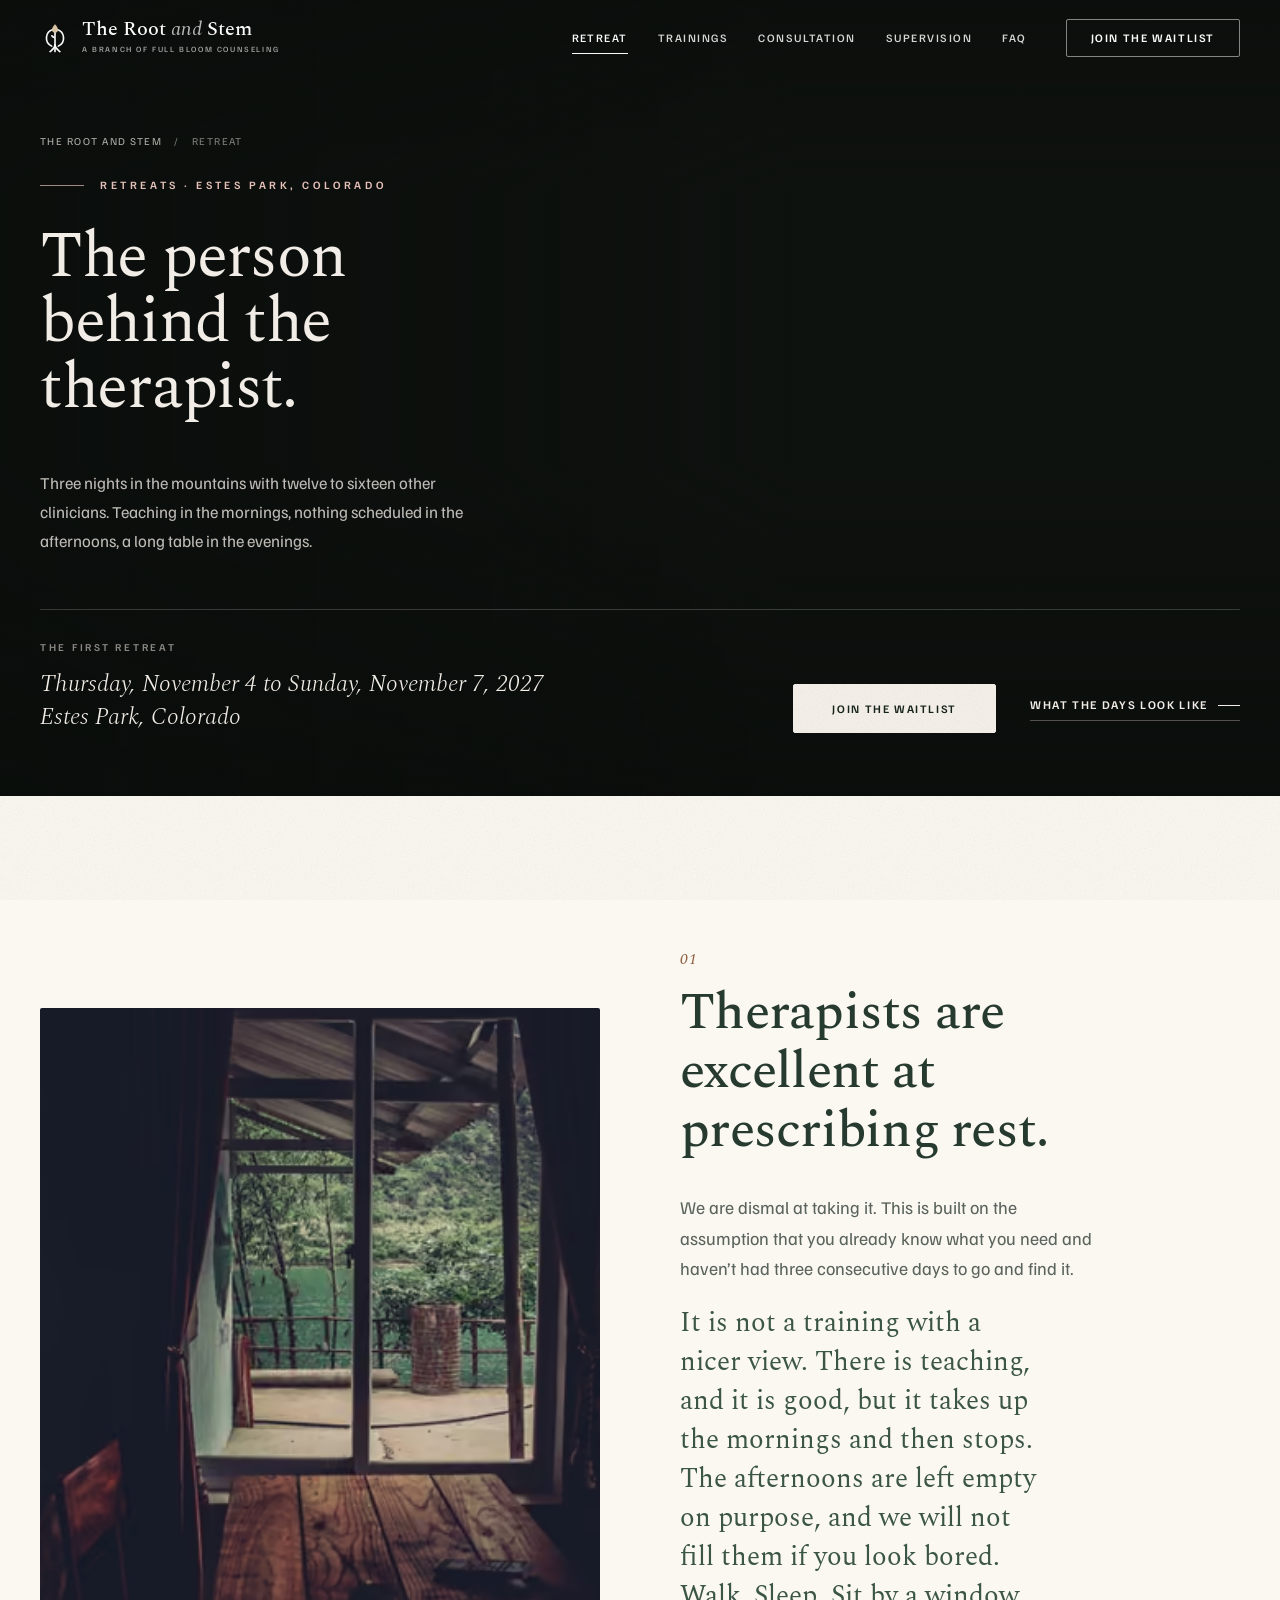
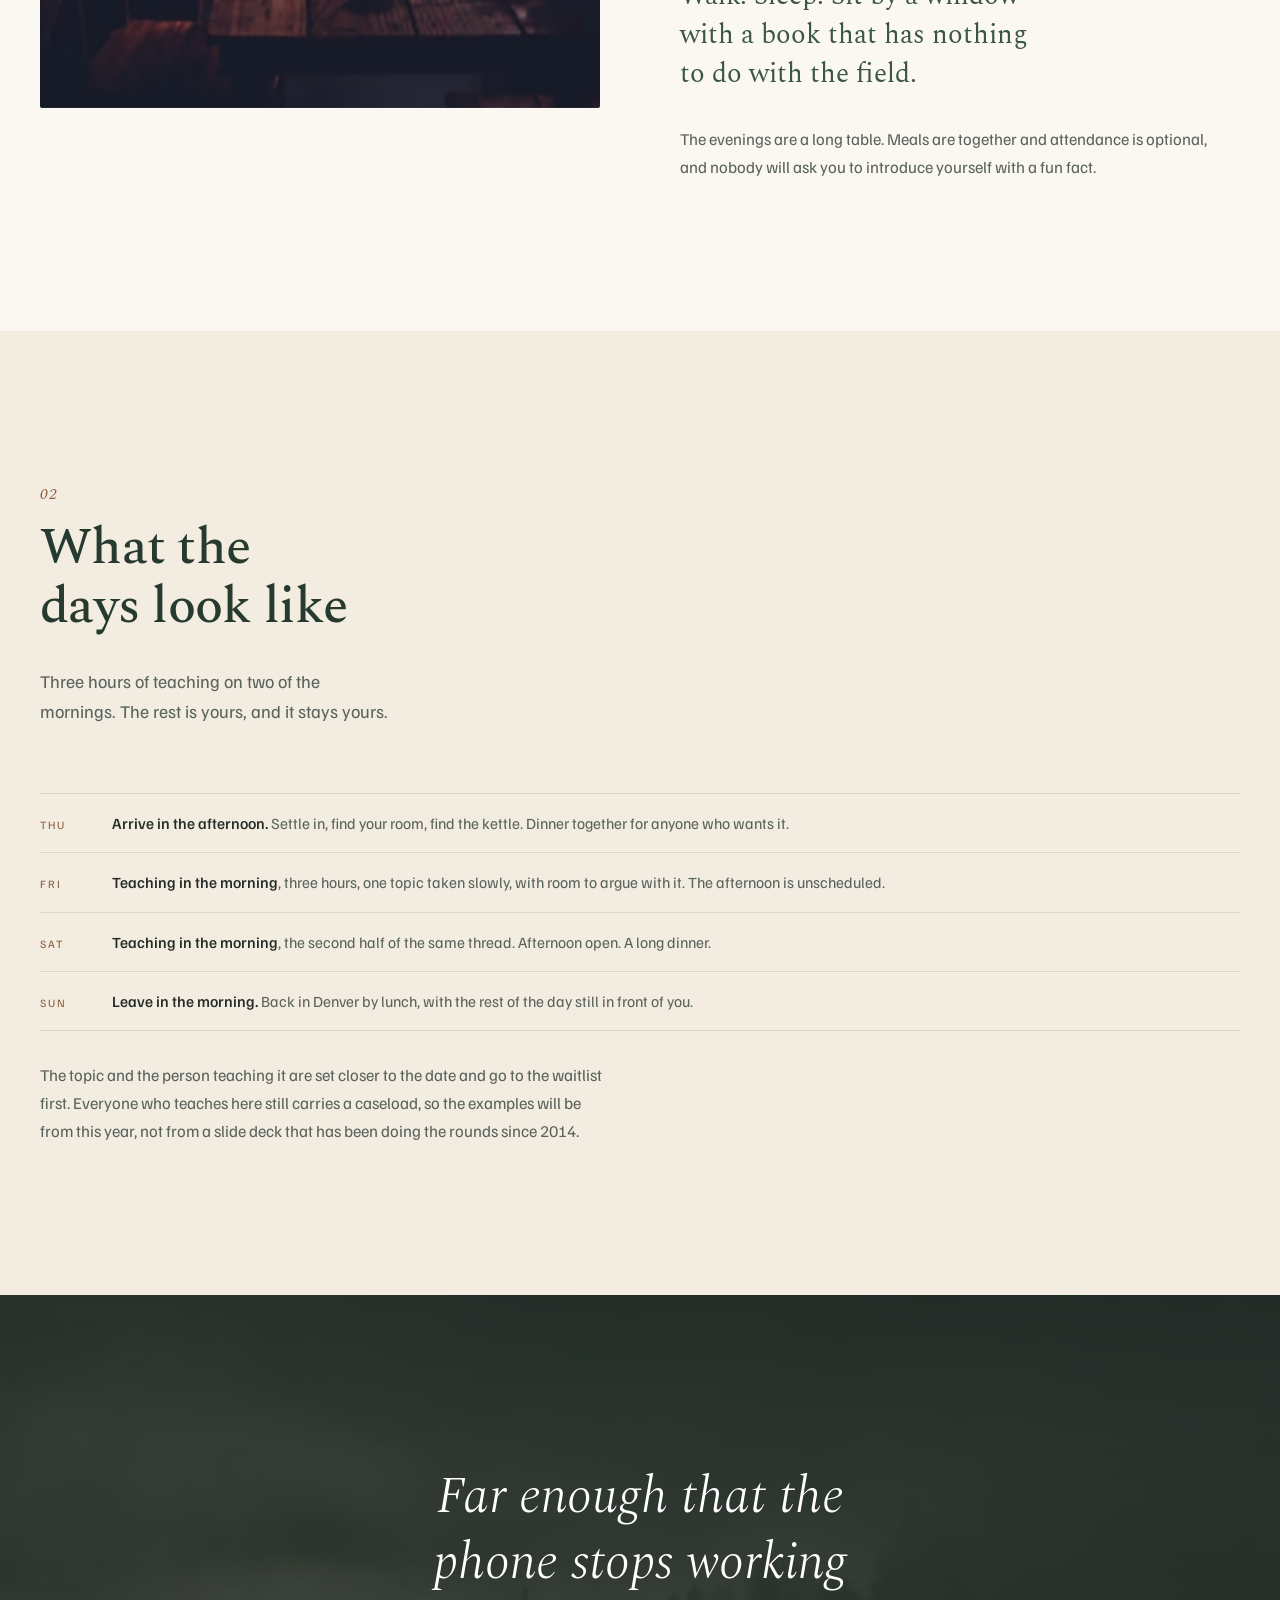
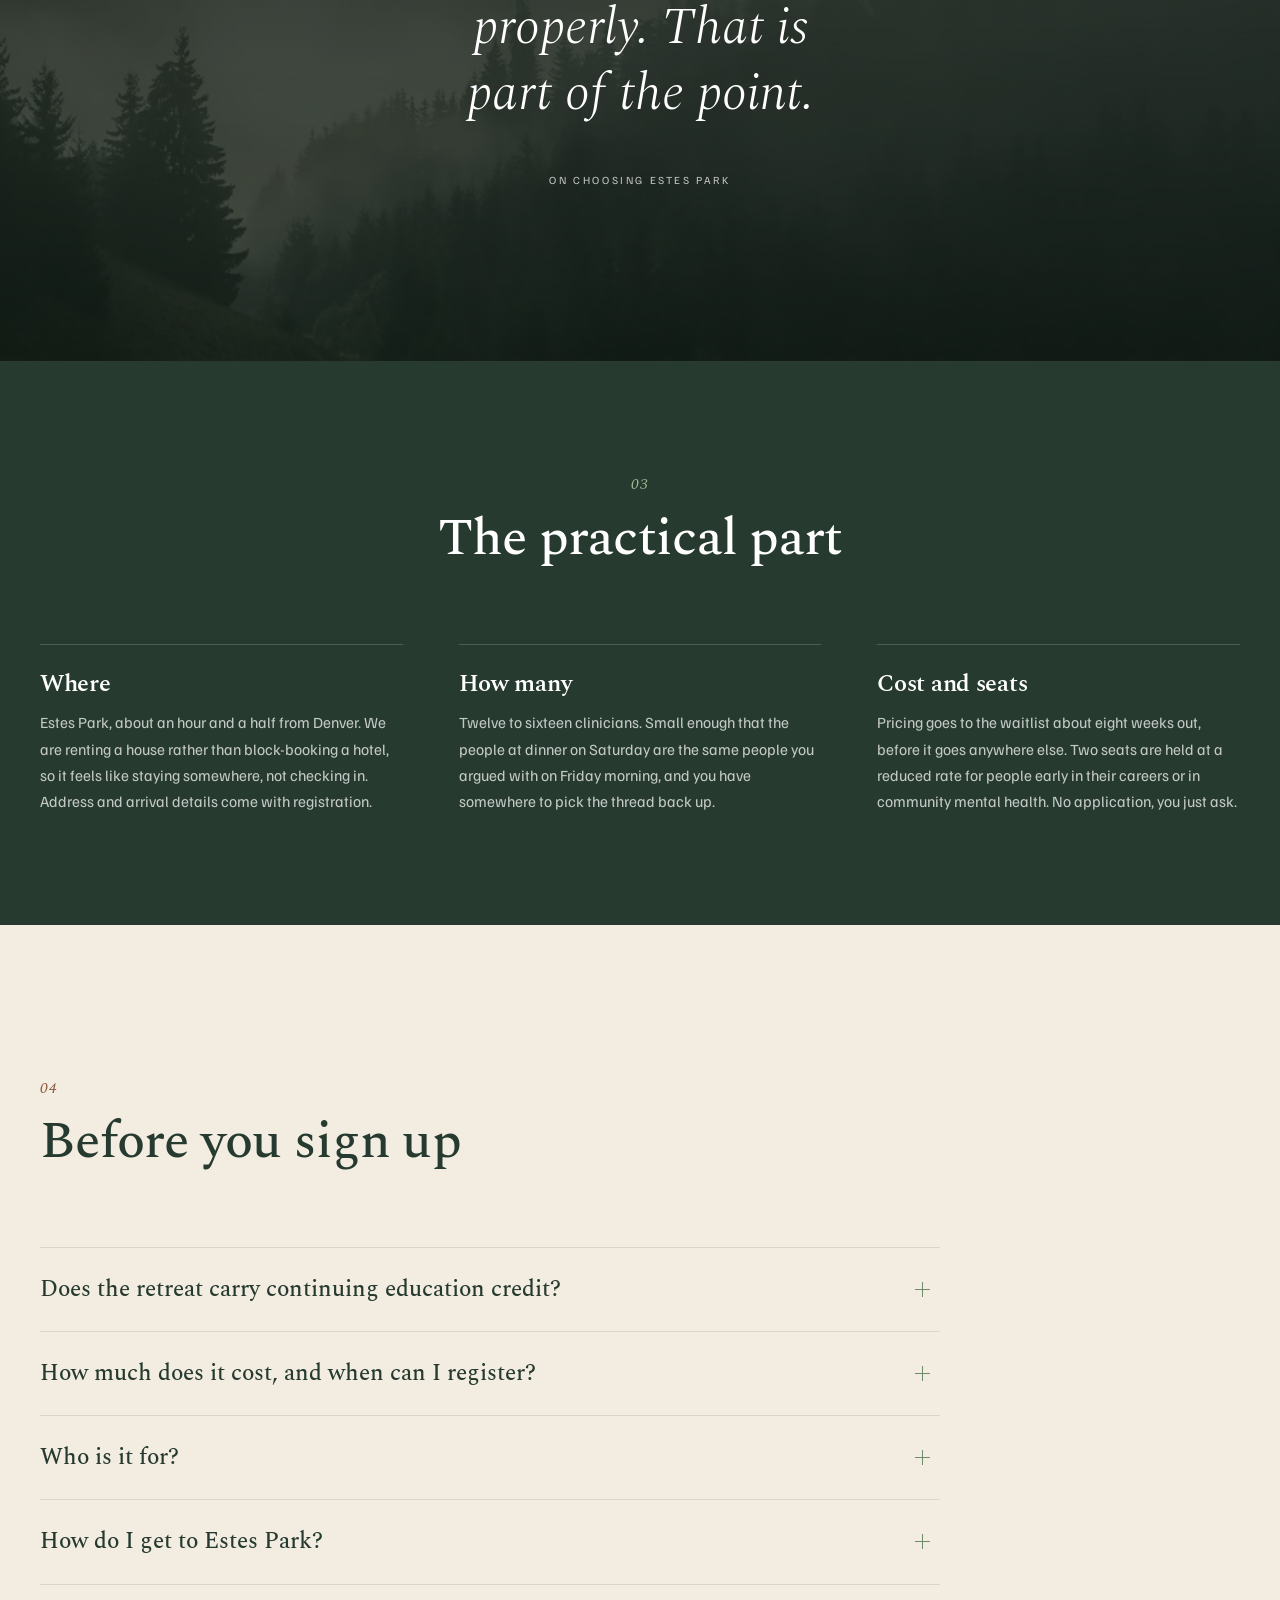
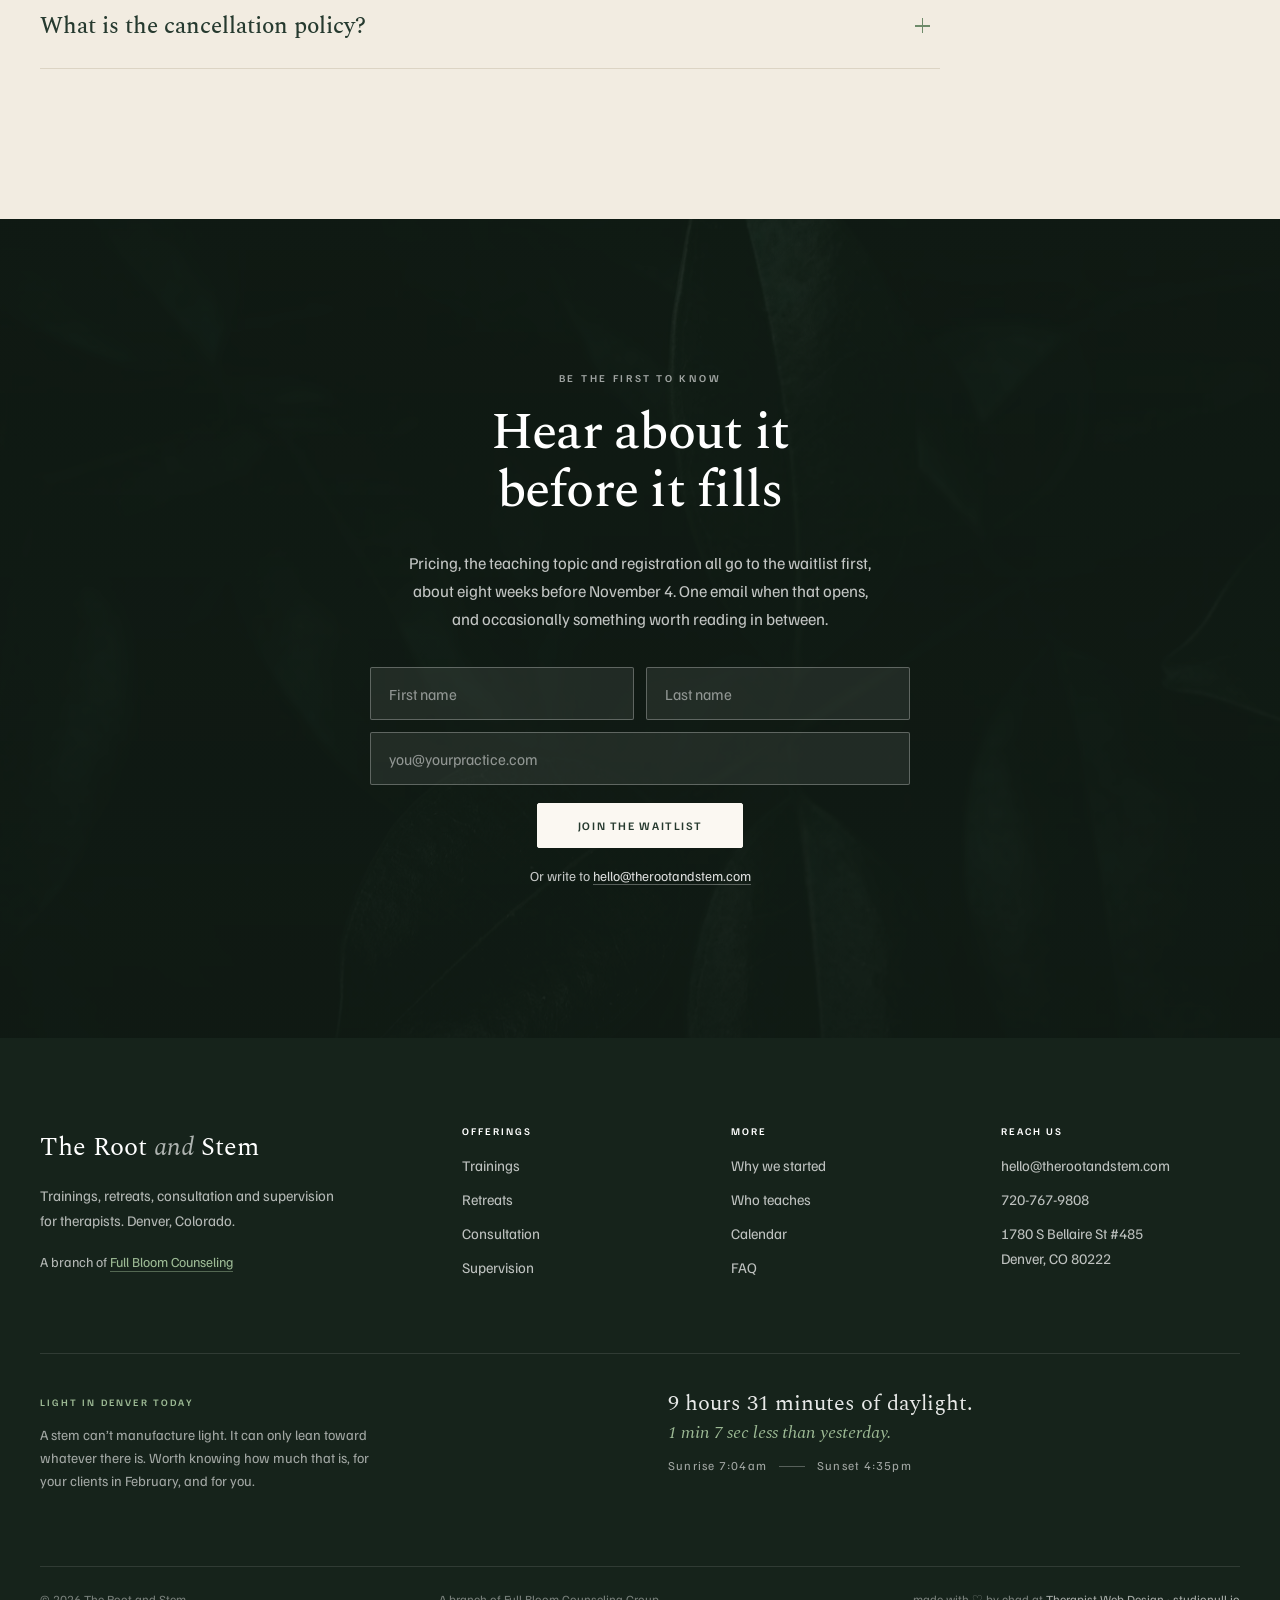
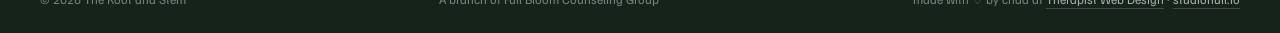
<file: retreat.html>
<!DOCTYPE html>
<html lang="en">
<head>
<meta charset="utf-8">
<script>document.documentElement.classList.add('js')</script>
<meta name="viewport" content="width=device-width, initial-scale=1, viewport-fit=cover">
<title>Therapist Retreat, Estes Park, Nov 4–7 2027 | The Root and Stem</title>
<meta name="description" content="Three nights for therapists in Estes Park, Colorado, November 4–7, 2027. Teaching in the mornings, afternoons open, 12 to 16 clinicians. Waitlist first.">
<meta name="theme-color" content="#1A2820">
<meta name="robots" content="index,follow,max-image-preview:large">

<link rel="canonical" href="https://therootandstem.com/retreat">
<link rel="alternate" type="text/plain" href="/llms.txt" title="Site summary for language models">
<meta name="author" content="The Root and Stem">
<meta name="geo.region" content="US-CO">
<meta name="geo.placename" content="Denver, Colorado">
<meta property="og:type" content="website">
<meta property="og:site_name" content="The Root and Stem">
<meta property="og:title" content="Therapist Retreat, Estes Park, Nov 4–7 2027 | The Root and Stem">
<meta property="og:description" content="Three nights for therapists in Estes Park, Colorado, November 4–7, 2027. Teaching in the mornings, afternoons open, 12 to 16 clinicians. Waitlist first.">
<meta property="og:url" content="https://therootandstem.com/retreat">
<meta property="og:image" content="https://therootandstem.com/images/hero-lodge-1440.jpg">
<meta name="twitter:card" content="summary_large_image">
<meta name="twitter:title" content="Therapist Retreat, Estes Park, Nov 4–7 2027 | The Root and Stem">
<meta name="twitter:description" content="Three nights for therapists in Estes Park, Colorado, November 4–7, 2027. Teaching in the mornings, afternoons open, 12 to 16 clinicians. Waitlist first.">
<meta name="twitter:image" content="https://therootandstem.com/images/hero-lodge-1440.jpg">

<link rel="icon" href="/images/favicon.svg" type="image/svg+xml">
<link rel="icon" href="/images/favicon-32.png" sizes="32x32" type="image/png">
<link rel="icon" href="/images/favicon-16.png" sizes="16x16" type="image/png">
<link rel="apple-touch-icon" href="/images/apple-touch-icon.png">
<link rel="manifest" href="/site.webmanifest">
<link rel="preload" href="/fonts/spectral-400-normal-latin.woff2" as="font" type="font/woff2" crossorigin>
<link rel="preload" href="/fonts/familjen-400-normal-latin.woff2" as="font" type="font/woff2" crossorigin>
<link rel="stylesheet" href="/css/style.css?v=19">

<script type="application/ld+json">
{
  "@context": "https://schema.org",
  "@graph": [
    {
      "@type": "EducationalOrganization",
      "@id": "https://therootandstem.com/#org",
      "name": "The Root and Stem",
      "alternateName": "The Root and Stem, a branch of Full Bloom Counseling",
      "description": "Trainings, retreats, consultation groups and clinical supervision for therapists.",
      "url": "https://therootandstem.com/",
      "email": "hello@therootandstem.com",
      "telephone": "+1-720-767-9808",
      "logo": "https://therootandstem.com/images/logo-lockup.svg",
      "image": "https://therootandstem.com/images/og-card.jpg",
      "slogan": "Before the bloom, the root.",
      "areaServed": {
        "@type": "State",
        "name": "Colorado"
      },
      "address": {
        "@type": "PostalAddress",
        "streetAddress": "1780 S Bellaire St #485",
        "addressLocality": "Denver",
        "addressRegion": "CO",
        "postalCode": "80222",
        "addressCountry": "US"
      },
      "parentOrganization": {
        "@type": "Organization",
        "@id": "https://fullbloomcounseling.com/#business",
        "name": "Full Bloom Counseling Group",
        "url": "https://fullbloomcounseling.com/"
      },
      "knowsAbout": [
        "Clinical supervision",
        "Continuing education for therapists",
        "Couples therapy training",
        "Enneagram in clinical practice",
        "Health at Every Size",
        "Trauma-informed care",
        "Therapist burnout"
      ],
      "audience": {
        "@type": "Audience",
        "audienceType": "Licensed and pre-licensed mental health clinicians"
      }
    },
    {
      "@type": "WebSite",
      "@id": "https://therootandstem.com/#site",
      "url": "https://therootandstem.com/",
      "name": "The Root and Stem",
      "publisher": {
        "@id": "https://therootandstem.com/#org"
      },
      "inLanguage": "en-US"
    },
    {
      "@type": "WebPage",
      "@id": "https://therootandstem.com/retreat#page",
      "url": "https://therootandstem.com/retreat",
      "name": "Therapist Retreat, Estes Park, Nov 4–7 2027 | The Root and Stem",
      "description": "Three nights for therapists in Estes Park, Colorado, November 4–7, 2027. Teaching in the mornings, afternoons open, 12 to 16 clinicians. Waitlist first.",
      "isPartOf": {
        "@id": "https://therootandstem.com/#site"
      },
      "about": {
        "@id": "https://therootandstem.com/#org"
      },
      "breadcrumb": {
        "@id": "https://therootandstem.com/retreat#breadcrumb"
      },
      "primaryImageOfPage": "https://therootandstem.com/images/hero-lodge-1440.jpg",
      "inLanguage": "en-US"
    },
    {
      "@type": "BreadcrumbList",
      "@id": "https://therootandstem.com/retreat#breadcrumb",
      "itemListElement": [
        {
          "@type": "ListItem",
          "position": 1,
          "name": "The Root and Stem",
          "item": "https://therootandstem.com/"
        },
        {
          "@type": "ListItem",
          "position": 2,
          "name": "Retreat",
          "item": "https://therootandstem.com/retreat"
        }
      ]
    },
    {
      "@type": "Event",
      "@id": "https://therootandstem.com/#retreat-2027-11",
      "name": "Root & Stem Retreat",
      "url": "https://therootandstem.com/retreat",
      "description": "A three-night retreat for the person behind the therapist. Mornings hold teaching, afternoons are unscheduled, meals are together and optional. Twelve to sixteen clinicians.",
      "startDate": "2027-11-04",
      "endDate": "2027-11-07",
      "eventStatus": "https://schema.org/EventScheduled",
      "eventAttendanceMode": "https://schema.org/OfflineEventAttendanceMode",
      "location": {
        "@type": "Place",
        "name": "Estes Park, Colorado",
        "address": {
          "@type": "PostalAddress",
          "addressLocality": "Estes Park",
          "addressRegion": "CO",
          "addressCountry": "US"
        }
      },
      "image": "https://therootandstem.com/images/hero-lodge-1440.jpg",
      "organizer": {
        "@id": "https://therootandstem.com/#org"
      },
      "maximumAttendeeCapacity": 16,
      "audience": {
        "@type": "Audience",
        "audienceType": "Licensed and pre-licensed mental health clinicians"
      },
      "offers": {
        "@type": "Offer",
        "url": "https://therootandstem.com/retreat#join",
        "availability": "https://schema.org/PreOrder",
        "validFrom": "2026-11-06",
        "description": "Registration opens to the waitlist first, about eight weeks before the dates."
      }
    },
    {
      "@type": "FAQPage",
      "@id": "https://therootandstem.com/retreat#faq",
      "mainEntity": [
        {
          "@type": "Question",
          "name": "Does the retreat carry continuing education credit?",
          "acceptedAnswer": {
            "@type": "Answer",
            "text": "It is built around rest rather than contact hours, so we are not planning to seek CE for it. If that changes, it will be stated on this page and in the email that opens registration. We would rather be plain about it than stretch a definition to make a weekend sound deductible."
          }
        },
        {
          "@type": "Question",
          "name": "How much does it cost, and when can I register?",
          "acceptedAnswer": {
            "@type": "Answer",
            "text": "Pricing and registration go to the waitlist first, about eight weeks before the dates, and the room is small enough that it may not reach a second announcement. Two seats are held at a reduced rate for clinicians in their first few years, working in community mental health, or in a stretch of year where the full fee isn’t happening. There is no application. You email and ask."
          }
        },
        {
          "@type": "Question",
          "name": "Who is it for?",
          "acceptedAnswer": {
            "@type": "Answer",
            "text": "Licensed therapists, pre-licensed clinicians accruing hours, and graduate students in a clinical program. You do not need any connection to Full Bloom. Most people who come to our rooms are from other practices, agencies, hospital systems or solo work."
          }
        },
        {
          "@type": "Question",
          "name": "How do I get to Estes Park?",
          "acceptedAnswer": {
            "@type": "Answer",
            "text": "It is about an hour and a half from Denver by car, up through Lyons or Boulder. Close enough to drive on a Thursday after your last client, far enough that your phone stops working properly, which is part of the point. Details on the house and arrival come with registration."
          }
        },
        {
          "@type": "Question",
          "name": "What is the cancellation policy?",
          "acceptedAnswer": {
            "@type": "Answer",
            "text": "Full refund up to 30 days before. Half up to 14 days. After that it becomes credit toward a future offering. Illness, a family emergency, a client crisis you can’t hand off: those get handled case by case, and we have never been rigid about it."
          }
        }
      ]
    }
  ]
}
</script>
<link rel="preload" as="image" type="image/avif" href="/images/hero-lodge-1440.avif" imagesrcset="/images/hero-lodge-640.avif 640w, /images/hero-lodge-1024.avif 1024w, /images/hero-lodge-1440.avif 1440w, /images/hero-lodge-2000.avif 2000w" imagesizes="100vw" fetchpriority="high">
</head>
<body>
<a class="skip-link" href="#main">Skip to main content</a>
<div class="grain" aria-hidden="true"></div>

<header id="header">
  <nav class="nav" aria-label="Primary">
    <a class="brand" href="/" aria-label="The Root and Stem home page">
      <svg class="brand-mark" viewBox="0 0 64 64" aria-hidden="true">
        <g fill="none" stroke="currentColor" stroke-width="3.5" stroke-linecap="round">
          <path d="M27.72 13.73 A19 19 0 0 0 24.90 49.34"/>
          <path d="M36.28 13.73 A19 19 0 0 1 39.10 49.34"/>
          <path d="M32 16 V47"/>
          <path d="M32 47 C32 54 26.5 57 21.5 61"/>
          <path d="M32 47 C32 54 37.5 57 42.5 61"/>
          <path d="M32 47 V61"/>
        </g>
        <path class="brand-bud" d="M32 2.5 C36.4 7.2 38.4 11 38.4 14.4 C38.4 18.2 35.6 20.8 32 20.8 C28.4 20.8 25.6 18.2 25.6 14.4 C25.6 11 27.6 7.2 32 2.5 Z" fill="currentColor"/>
        <path d="M32 33 C26.2 32.2 23.4 28.8 23.4 25.4 C27.8 25.4 31.2 28.2 32 33 Z" fill="currentColor"/>
        <g class="brand-flower" aria-hidden="true">
          <ellipse cx="32" cy="7.2" rx="3.5" ry="7" transform="rotate(0 32 14)"/>
          <ellipse cx="32" cy="7.2" rx="3.5" ry="7" transform="rotate(72 32 14)"/>
          <ellipse cx="32" cy="7.2" rx="3.5" ry="7" transform="rotate(144 32 14)"/>
          <ellipse cx="32" cy="7.2" rx="3.5" ry="7" transform="rotate(216 32 14)"/>
          <ellipse cx="32" cy="7.2" rx="3.5" ry="7" transform="rotate(288 32 14)"/>
          <circle class="brand-eye" cx="32" cy="14" r="2.6"/>
        </g>
      </svg>
      <span class="brand-type">
        <span class="brand-name">The Root <em>and</em> Stem</span>
        <span class="brand-sub">A branch of Full Bloom Counseling</span>
      </span>
    </a>

    <ul class="nav-links">
      <li><a href="/retreat" aria-current="page">Retreat</a></li><li><a href="/trainings">Trainings</a></li><li><a href="/consultation-groups">Consultation</a></li><li><a href="/supervision">Supervision</a></li>
      <li><a href="/#faq">FAQ</a></li>
    </ul>
    <a class="btn btn-line nav-cta" href="#join">Join the waitlist</a>

    <button class="burger" type="button" aria-label="Menu" aria-expanded="false" aria-controls="drawer"><span></span></button>
  </nav>
</header>

<div class="drawer" id="drawer">
  <ul>
    <li><a href="/#why">Why we started</a></li>
    <li><a href="/retreat" aria-current="page">Retreat</a></li><li><a href="/trainings">Trainings</a></li><li><a href="/consultation-groups">Consultation</a></li><li><a href="/supervision">Supervision</a></li>
    <li><a href="/#calendar">Calendar</a></li>
    <li><a href="/#faq">FAQ</a></li>
  </ul>
  <a class="btn btn-solid" href="#join">Join the waitlist</a>
</div><main id="main"><span id="top"></span>

<section class="hero hero-page">
  <div class="hero-media" data-parallax="0.14">
    <picture>
      <source type="image/avif" srcset="/images/hero-lodge-640.avif 640w, /images/hero-lodge-1024.avif 1024w, /images/hero-lodge-1440.avif 1440w, /images/hero-lodge-2000.avif 2000w" sizes="100vw">
      <source type="image/webp" srcset="/images/hero-lodge-640.webp 640w, /images/hero-lodge-1024.webp 1024w, /images/hero-lodge-1440.webp 1440w, /images/hero-lodge-2000.webp 2000w" sizes="100vw">
      <source type="image/jpeg" srcset="/images/hero-lodge-640.jpg 640w, /images/hero-lodge-1024.jpg 1024w, /images/hero-lodge-1440.jpg 1440w, /images/hero-lodge-2000.jpg 2000w" sizes="100vw">
      <img src="/images/hero-lodge-2000.jpg" alt="A dark timber house with two chairs on its porch, mountains in fog behind it at dusk" width="2000" height="1334" fetchpriority="high" decoding="async" style="object-position:70% 55%">
    </picture>
  </div>
  <div class="hero-veil" aria-hidden="true"></div>

  <div class="hero-inner shell">
    <div class="hero-copy">
      <nav class="crumb" aria-label="Breadcrumb"><a href="/">The Root and Stem</a><span aria-hidden="true">/</span><span>Retreat</span></nav>
      <p class="kicker reveal-fade">Retreats · Estes Park, Colorado</p>
      <h1 class="display" data-split>The person behind the therapist.</h1>
      <p class="hero-sub reveal-fade" data-delay="1">Three nights in the mountains with twelve to sixteen other clinicians. Teaching in the mornings, nothing scheduled in the afternoons, a long table in the evenings.</p>
    </div>

    <div class="hero-foot reveal-fade" data-delay="2">
      <p class="hero-when"><span class="label">The first retreat</span><em>Thursday, November 4 to Sunday, November 7, 2027</em><em>Estes Park, Colorado</em></p>
      <div class="hero-cta">
        <a class="btn btn-solid-light" href="#join">Join the waitlist</a>
        <a class="link-arrow link-arrow-light" href="#days">What the days look like<i></i></a>
      </div>
    </div>
  </div>
</section>

<section class="section pad-xl" id="shape">
  <div class="shell">
    <div class="split-feature">
      <figure class="frame frame-tall" data-parallax="-0.05">
        <picture>
      <source type="image/avif" srcset="/images/door-640.avif 640w, /images/door-1024.avif 1024w, /images/door-1500.avif 1500w" sizes="(max-width:940px) 92vw, 620px">
      <source type="image/webp" srcset="/images/door-640.webp 640w, /images/door-1024.webp 1024w, /images/door-1500.webp 1500w" sizes="(max-width:940px) 92vw, 620px">
      <source type="image/jpeg" srcset="/images/door-640.jpg 640w, /images/door-1024.jpg 1024w, /images/door-1500.jpg 1500w" sizes="(max-width:940px) 92vw, 620px">
      <img src="/images/door-1500.jpg" alt="A cabin door standing open onto trees and a river, the room behind it dark" width="1500" height="1000" loading="lazy" decoding="async">
    </picture>
      </figure>
      <div class="split-feature-body">
        <span class="index">01</span>
        <h2 class="h-lg" data-split>Therapists are excellent at prescribing rest.</h2>
        <p class="sec-lead">We are dismal at taking it. This is built on the assumption that you already know what you need and haven’t had three consecutive days to go and find it.</p>
        <div class="prose">
          <p>It is not a training with a nicer view. There is teaching, and it is good, but it takes up the mornings and then stops. The afternoons are left empty on purpose, and we will not fill them if you look bored. Walk. Sleep. Sit by a window with a book that has nothing to do with the field.</p>
          <p>The evenings are a long table. Meals are together and attendance is optional, and nobody will ask you to introduce yourself with a fun fact.</p>
        </div>
      </div>
    </div>
  </div>
</section>

<section class="section pad-xl bg-cream" id="days">
  <div class="shell">
    <header class="sec-head">
      <span class="index">02</span>
      <h2 class="h-lg" data-split>What the days look like</h2>
      <p class="sec-lead">Three hours of teaching on two of the mornings. The rest is yours, and it stays yours.</p>
    </header>
    <ol class="beats days">
      <li><span>Thu</span><p><strong>Arrive in the afternoon.</strong> Settle in, find your room, find the kettle. Dinner together for anyone who wants it.</p></li>
      <li><span>Fri</span><p><strong>Teaching in the morning</strong>, three hours, one topic taken slowly, with room to argue with it. The afternoon is unscheduled.</p></li>
      <li><span>Sat</span><p><strong>Teaching in the morning</strong>, the second half of the same thread. Afternoon open. A long dinner.</p></li>
      <li><span>Sun</span><p><strong>Leave in the morning.</strong> Back in Denver by lunch, with the rest of the day still in front of you.</p></li>
    </ol>
    <p class="agenda-later">The topic and the person teaching it are set closer to the date and go to the waitlist first. Everyone who teaches here still carries a caseload, so the examples will be from this year, not from a slide deck that has been doing the rounds since 2014.</p>
  </div>
</section>

<section class="interlude">
  <div class="interlude-media" data-parallax="0.12">
    <picture>
      <source type="image/avif" srcset="/images/pines-640.avif 640w, /images/pines-1024.avif 1024w, /images/pines-1400.avif 1400w" sizes="100vw">
      <source type="image/webp" srcset="/images/pines-640.webp 640w, /images/pines-1024.webp 1024w, /images/pines-1400.webp 1400w" sizes="100vw">
      <source type="image/jpeg" srcset="/images/pines-640.jpg 640w, /images/pines-1024.jpg 1024w, /images/pines-1400.jpg 1400w" sizes="100vw">
      <img src="/images/pines-1400.jpg" alt="Pine forest on a mountainside, half hidden in morning mist" width="1400" height="630" loading="lazy" decoding="async">
    </picture>
  </div>
  <div class="interlude-inner shell">
    <blockquote data-split>Far enough that the phone stops working properly. That is part of the point.</blockquote>
    <cite>On choosing Estes Park</cite>
  </div>
</section>

<section class="section pad-lg bg-forest" id="practical">
  <div class="shell">
    <header class="sec-head sec-head-center">
      <span class="index index-light">03</span>
      <h2 class="h-lg" data-split>The practical part</h2>
    </header>
    <div class="tenets">
      <div class="tenet">
        <h3>Where</h3>
        <p>Estes Park, about an hour and a half from Denver. We are renting a house rather than block-booking a hotel, so it feels like staying somewhere, not checking in. Address and arrival details come with registration.</p>
      </div>
      <div class="tenet">
        <h3>How many</h3>
        <p>Twelve to sixteen clinicians. Small enough that the people at dinner on Saturday are the same people you argued with on Friday morning, and you have somewhere to pick the thread back up.</p>
      </div>
      <div class="tenet">
        <h3>Cost and seats</h3>
        <p>Pricing goes to the waitlist about eight weeks out, before it goes anywhere else. Two seats are held at a reduced rate for people early in their careers or in community mental health. No application, you just ask.</p>
      </div>
    </div>
  </div>
</section>

<section class="section pad-xl bg-cream" id="faq">
  <div class="shell">
    <header class="sec-head">
      <span class="index">04</span>
      <h2 class="h-lg" data-split>Before you sign up</h2>
    </header>
    <div class="faq">
      <details>
        <summary>Does the retreat carry continuing education credit?</summary>
        <div class="faq-a"><p>It is built around rest rather than contact hours, so we are not planning to seek CE for it. If that changes, it will be stated on this page and in the email that opens registration. We would rather be plain about it than stretch a definition to make a weekend sound deductible.</p></div>
      </details>
      <details>
        <summary>How much does it cost, and when can I register?</summary>
        <div class="faq-a"><p>Pricing and registration go to the waitlist first, about eight weeks before the dates, and the room is small enough that it may not reach a second announcement. Two seats are held at a reduced rate for clinicians in their first few years, working in community mental health, or in a stretch of year where the full fee isn’t happening. There is no application. You email and ask.</p></div>
      </details>
      <details>
        <summary>Who is it for?</summary>
        <div class="faq-a"><p>Licensed therapists, pre-licensed clinicians accruing hours, and graduate students in a clinical program. You do not need any connection to Full Bloom. Most people who come to our rooms are from other practices, agencies, hospital systems or solo work.</p></div>
      </details>
      <details>
        <summary>How do I get to Estes Park?</summary>
        <div class="faq-a"><p>It is about an hour and a half from Denver by car, up through Lyons or Boulder. Close enough to drive on a Thursday after your last client, far enough that your phone stops working properly, which is part of the point. Details on the house and arrival come with registration.</p></div>
      </details>
      <details>
        <summary>What is the cancellation policy?</summary>
        <div class="faq-a"><p>Full refund up to 30 days before. Half up to 14 days. After that it becomes credit toward a future offering. Illness, a family emergency, a client crisis you can’t hand off: those get handled case by case, and we have never been rigid about it.</p></div>
      </details>
    </div>
  </div>
</section>

<!-- ═══ JOIN ═══ -->
<section class="section pad-xl join" id="join">
  <div class="join-media" data-parallax="0.1">
    <picture>
      <source type="image/avif" srcset="/images/leaves-640.avif 640w, images/leaves-1024.avif 1024w, images/leaves-1600.avif 1600w" sizes="(max-width: 680px) 67vw, 100vw">
      <source type="image/webp" srcset="/images/leaves-640.webp 640w, images/leaves-1024.webp 1024w, images/leaves-1600.webp 1600w" sizes="(max-width: 680px) 67vw, 100vw">
      <source type="image/jpeg" srcset="/images/leaves-640.jpg 640w, images/leaves-1024.jpg 1024w, images/leaves-1600.jpg 1600w" sizes="(max-width: 680px) 67vw, 100vw">
      <img src="/images/leaves-1600.jpg" alt="" width="1600" height="1000" role="presentation" loading="lazy" decoding="async">
    </picture>
  </div>
  <div class="shell join-inner">
    <span class="label label-light">Be the first to know</span>
    <h2 class="h-lg" data-split>Hear about it before it fills</h2>
    <p>Pricing, the teaching topic and registration all go to the waitlist first, about eight weeks before November 4. One email when that opens, and occasionally something worth reading in between.</p>

    <!-- Posts to Kit form 9795875 ("Root and Stem — Join the list").
         main.js submits this with fetch() so the visitor stays on the page —
         Kit's own embed script isn't needed, which keeps the site free of
         third-party JS. If fetch fails, it falls back to a normal form POST. -->
    <form class="signup" action="https://app.kit.com/forms/9795875/subscriptions" method="post">
      <label class="sr-only" for="fname">First name</label>
      <input id="fname" type="text" name="fields[first_name]" placeholder="First name" required autocomplete="given-name">
      <!-- last_name is a Kit custom field, not a built-in one. It must exist in Kit
           (Subscribers → custom fields, key "last_name") or Kit silently drops it. -->
      <label class="sr-only" for="lname">Last name</label>
      <input id="lname" type="text" name="fields[last_name]" placeholder="Last name" required autocomplete="family-name">
      <label class="sr-only" for="email">Email address</label>
      <input id="email" type="email" name="email_address" placeholder="you@yourpractice.com" required autocomplete="email">
      <button class="btn btn-solid-light" type="submit">Join the waitlist</button>
    </form>
    <p class="join-alt">Or write to <a href="mailto:hello@therootandstem.com">hello@therootandstem.com</a></p>
  </div>
</section>

</main>

<footer class="footer">
  <div class="shell">
    <div class="foot-grid">
      <div class="foot-brand">
        <span class="foot-name">The Root <em>and</em> Stem</span>
        <p>Trainings, retreats, consultation and supervision for therapists. Denver, Colorado.</p>
        <p class="foot-kin">A branch of <a href="https://fullbloomcounseling.com/" target="_blank" rel="noopener">Full Bloom Counseling</a></p>
      </div>
      <div>
        <h4>Offerings</h4>
        <ul>
          <li><a href="/trainings">Trainings</a></li>
          <li><a href="/retreat">Retreats</a></li>
          <li><a href="/consultation-groups">Consultation</a></li>
          <li><a href="/supervision">Supervision</a></li>
        </ul>
      </div>
      <div>
        <h4>More</h4>
        <ul>
          <li><a href="#why">Why we started</a></li>
          <li><a href="#teaching">Who teaches</a></li>
          <li><a href="#calendar">Calendar</a></li>
          <li><a href="#faq">FAQ</a></li>
        </ul>
      </div>
      <div>
        <h4>Reach us</h4>
        <ul>
          <li><a href="mailto:hello@therootandstem.com">hello@therootandstem.com</a></li>
          <li><a href="tel:7207679808">720-767-9808</a></li>
          <li>1780 S Bellaire St #485<br>Denver, CO 80222</li>
        </ul>
      </div>
    </div>
    <div class="daylight" id="daylight" hidden>
      <div class="daylight-head">
        <span class="daylight-label">Light in Denver today</span>
        <p class="daylight-why">A stem can’t manufacture light. It can only lean toward
          whatever there is. Worth knowing how much that is, for your clients in
          February, and for you.</p>
      </div>
      <div class="daylight-data">
        <p class="daylight-line"><span id="dl-len"></span><span id="dl-delta"></span></p>
        <p class="daylight-sun"><span id="dl-rise"></span><i></i><span id="dl-set"></span></p>
      </div>
    </div>

    <div class="foot-base">
      <span>© <span id="year">2026</span> The Root and Stem</span>
      <span>A branch of Full Bloom Counseling Group</span>
      <span class="foot-credit">made with &#9825; by chad at <a href="https://therapistweb.design/" target="_blank" rel="noopener">Therapist Web Design</a> &middot; <a href="https://studionull.io/" target="_blank" rel="noopener">studionull.io</a></span>
      <span class="egg-note" hidden>Took you long enough. <em>Now</em> it’s a bloom.</span>
    </div>
  </div>
</footer>

<script src="/js/main.js?v=14" defer></script>
</body>
</html>
</file>
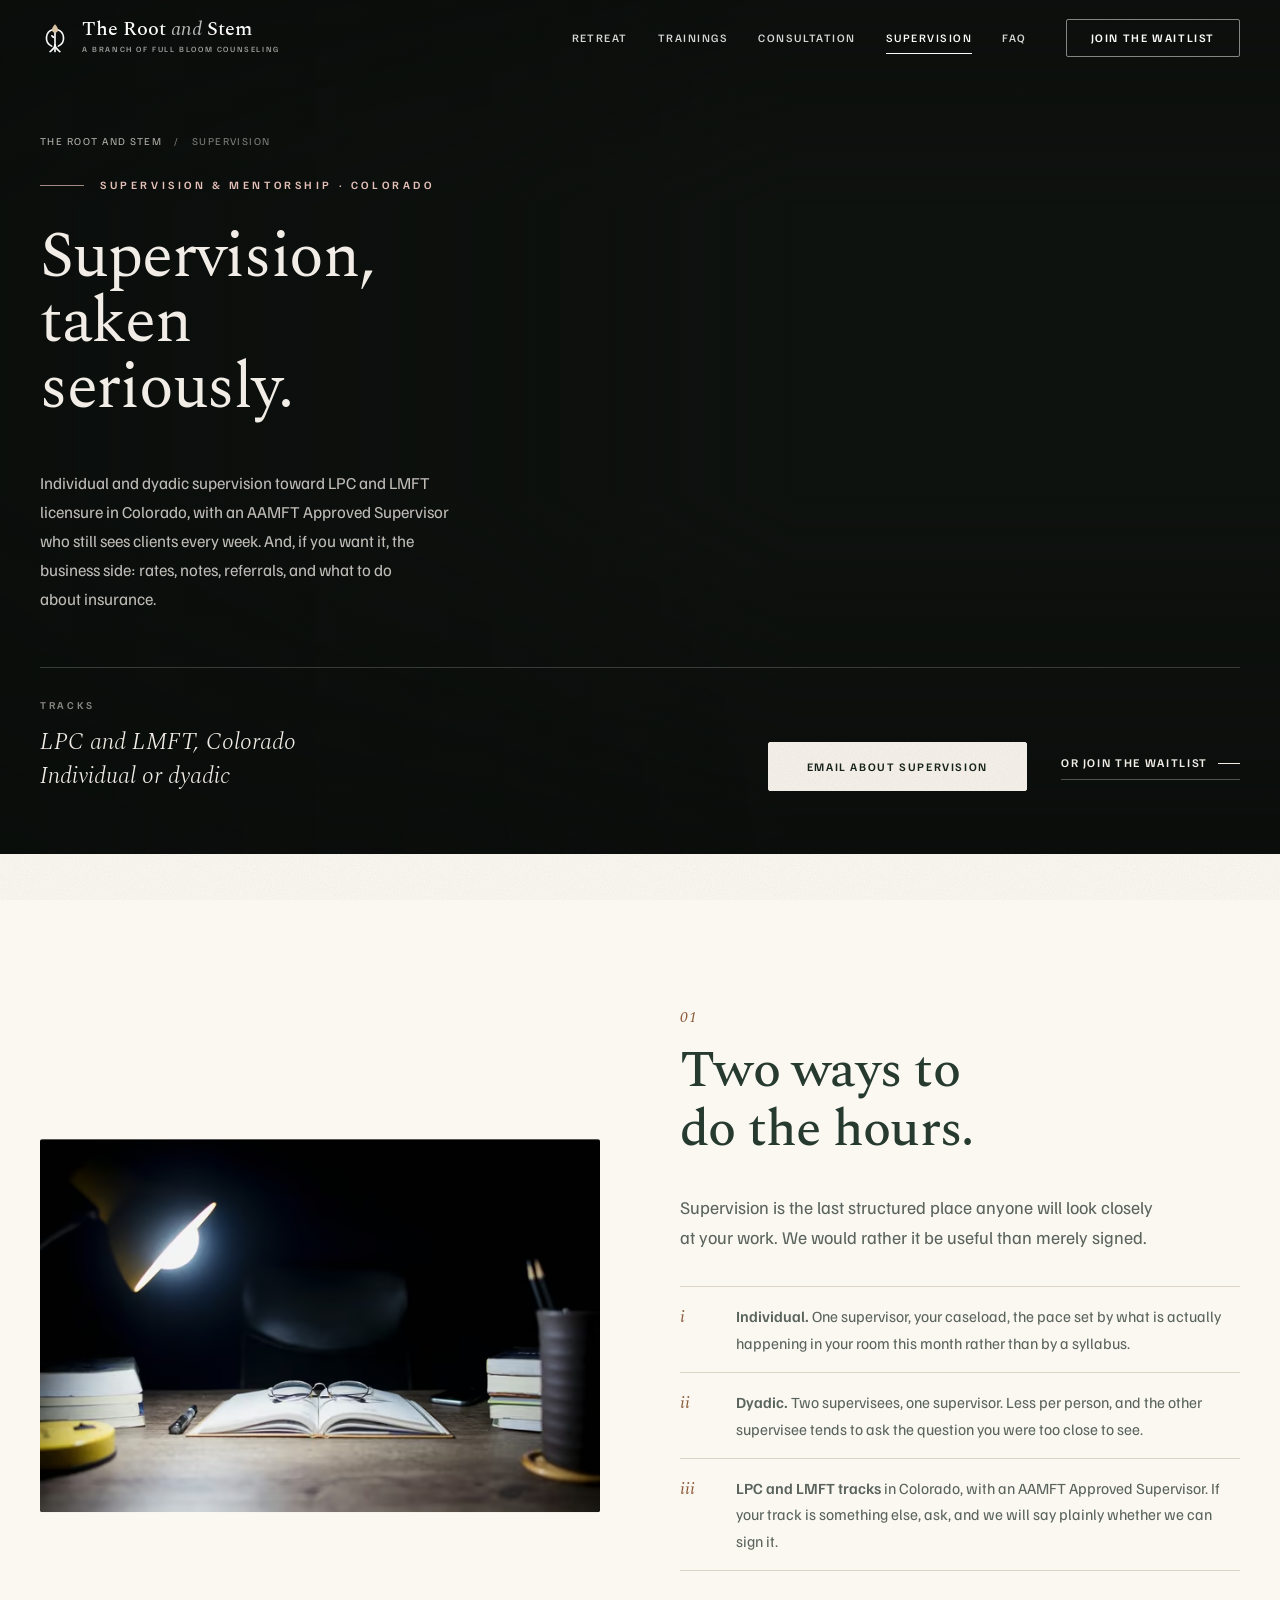
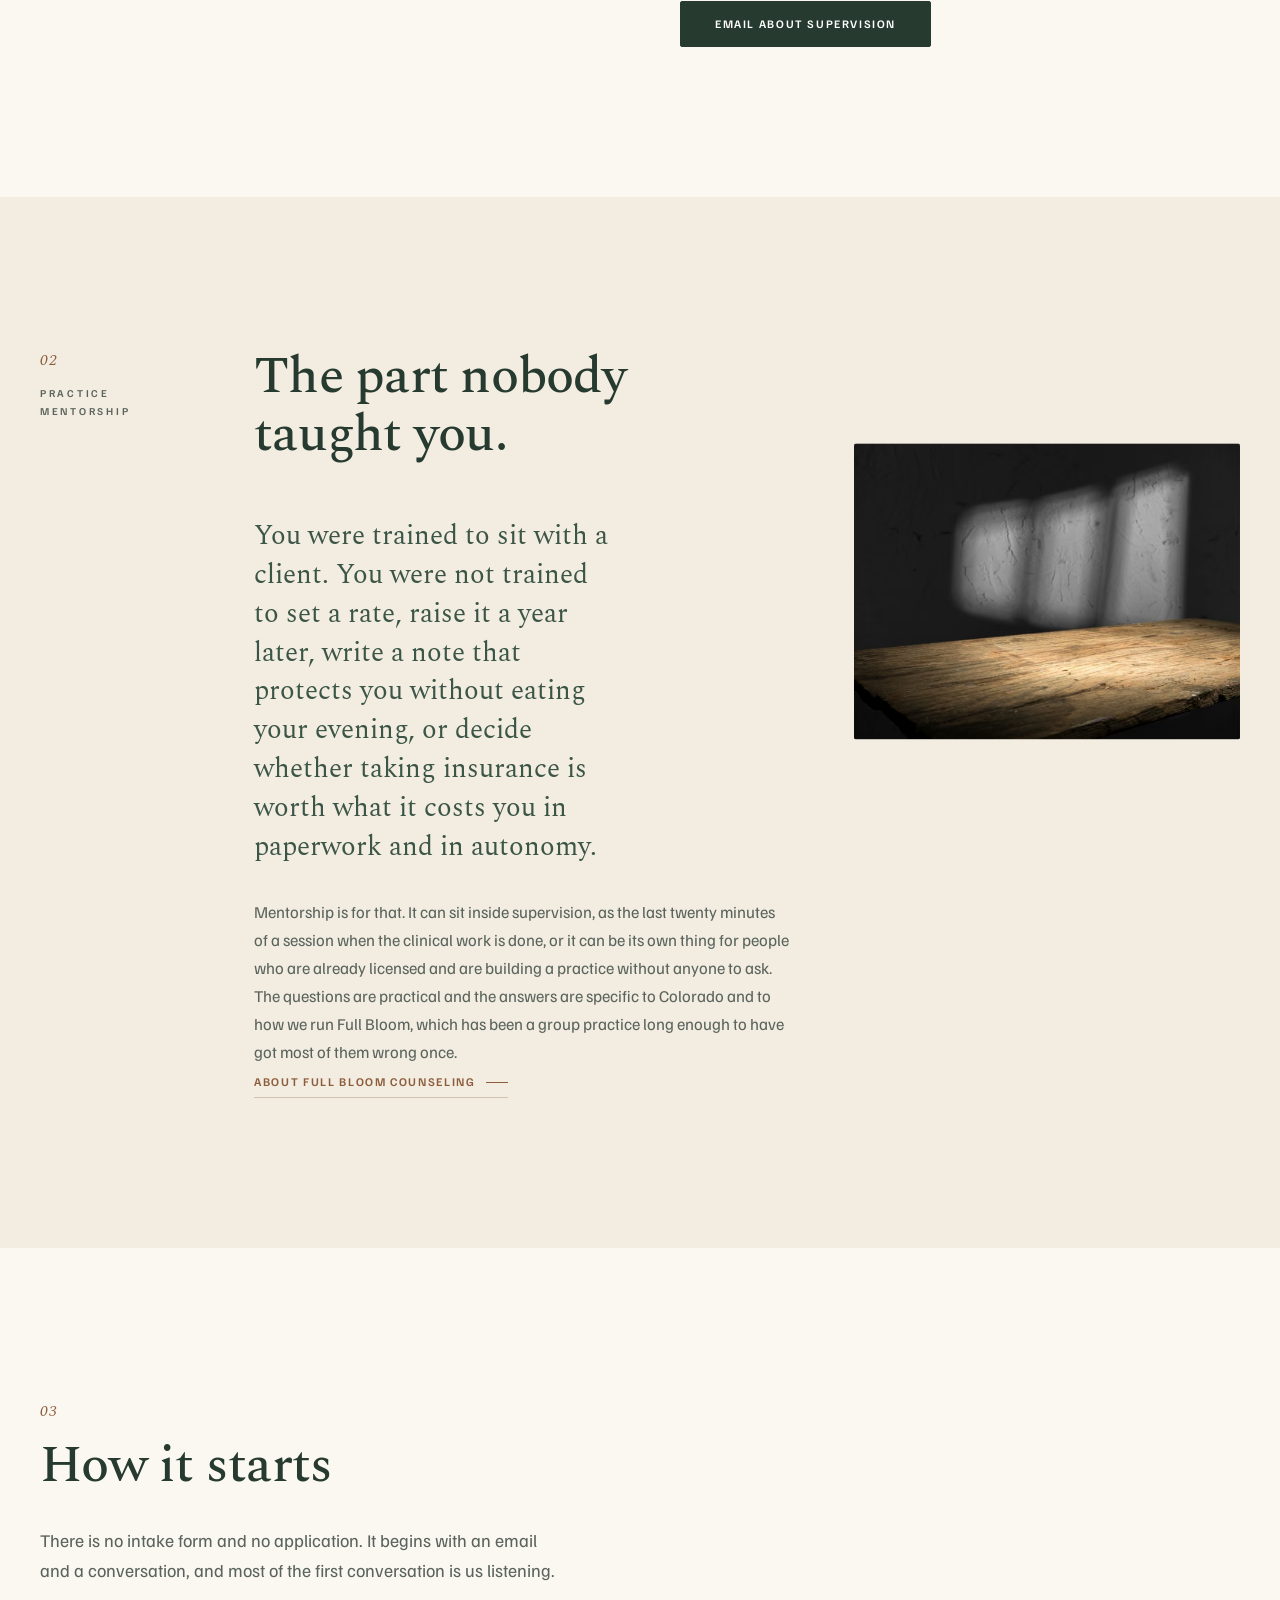
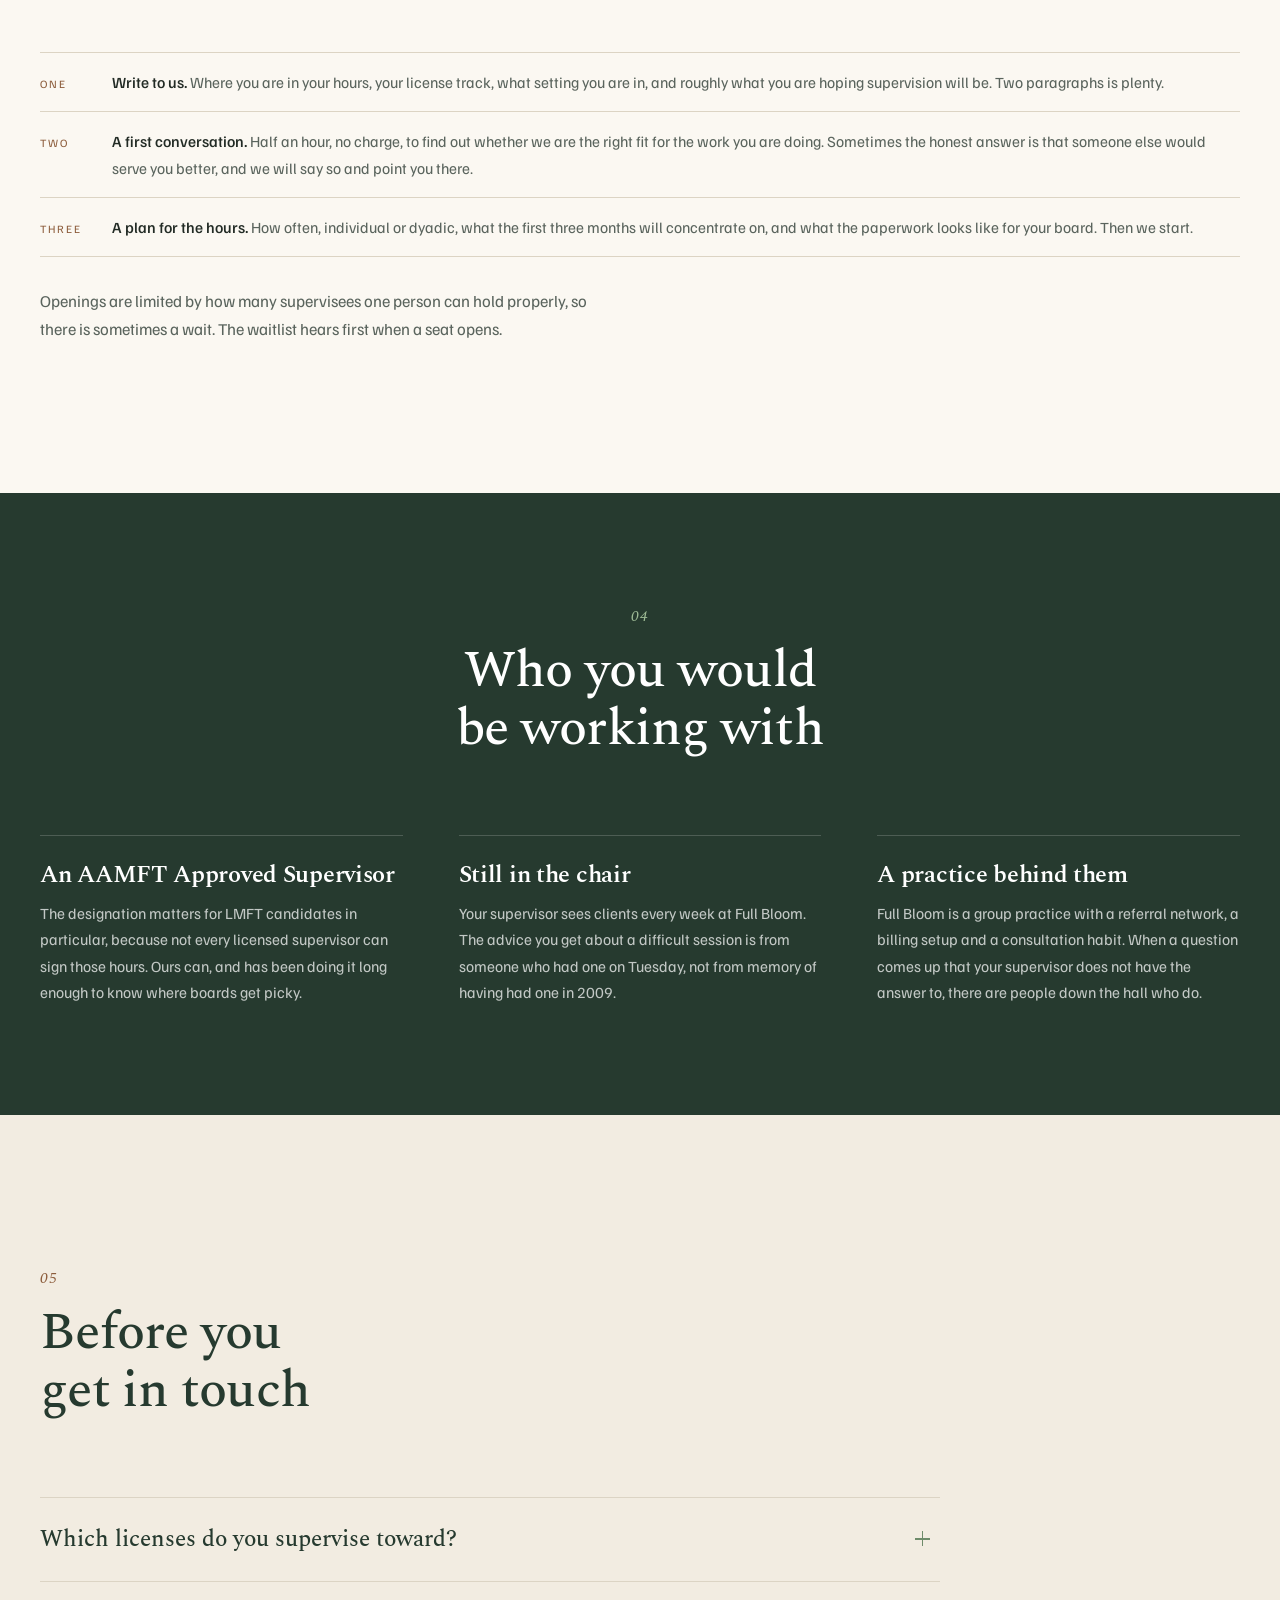
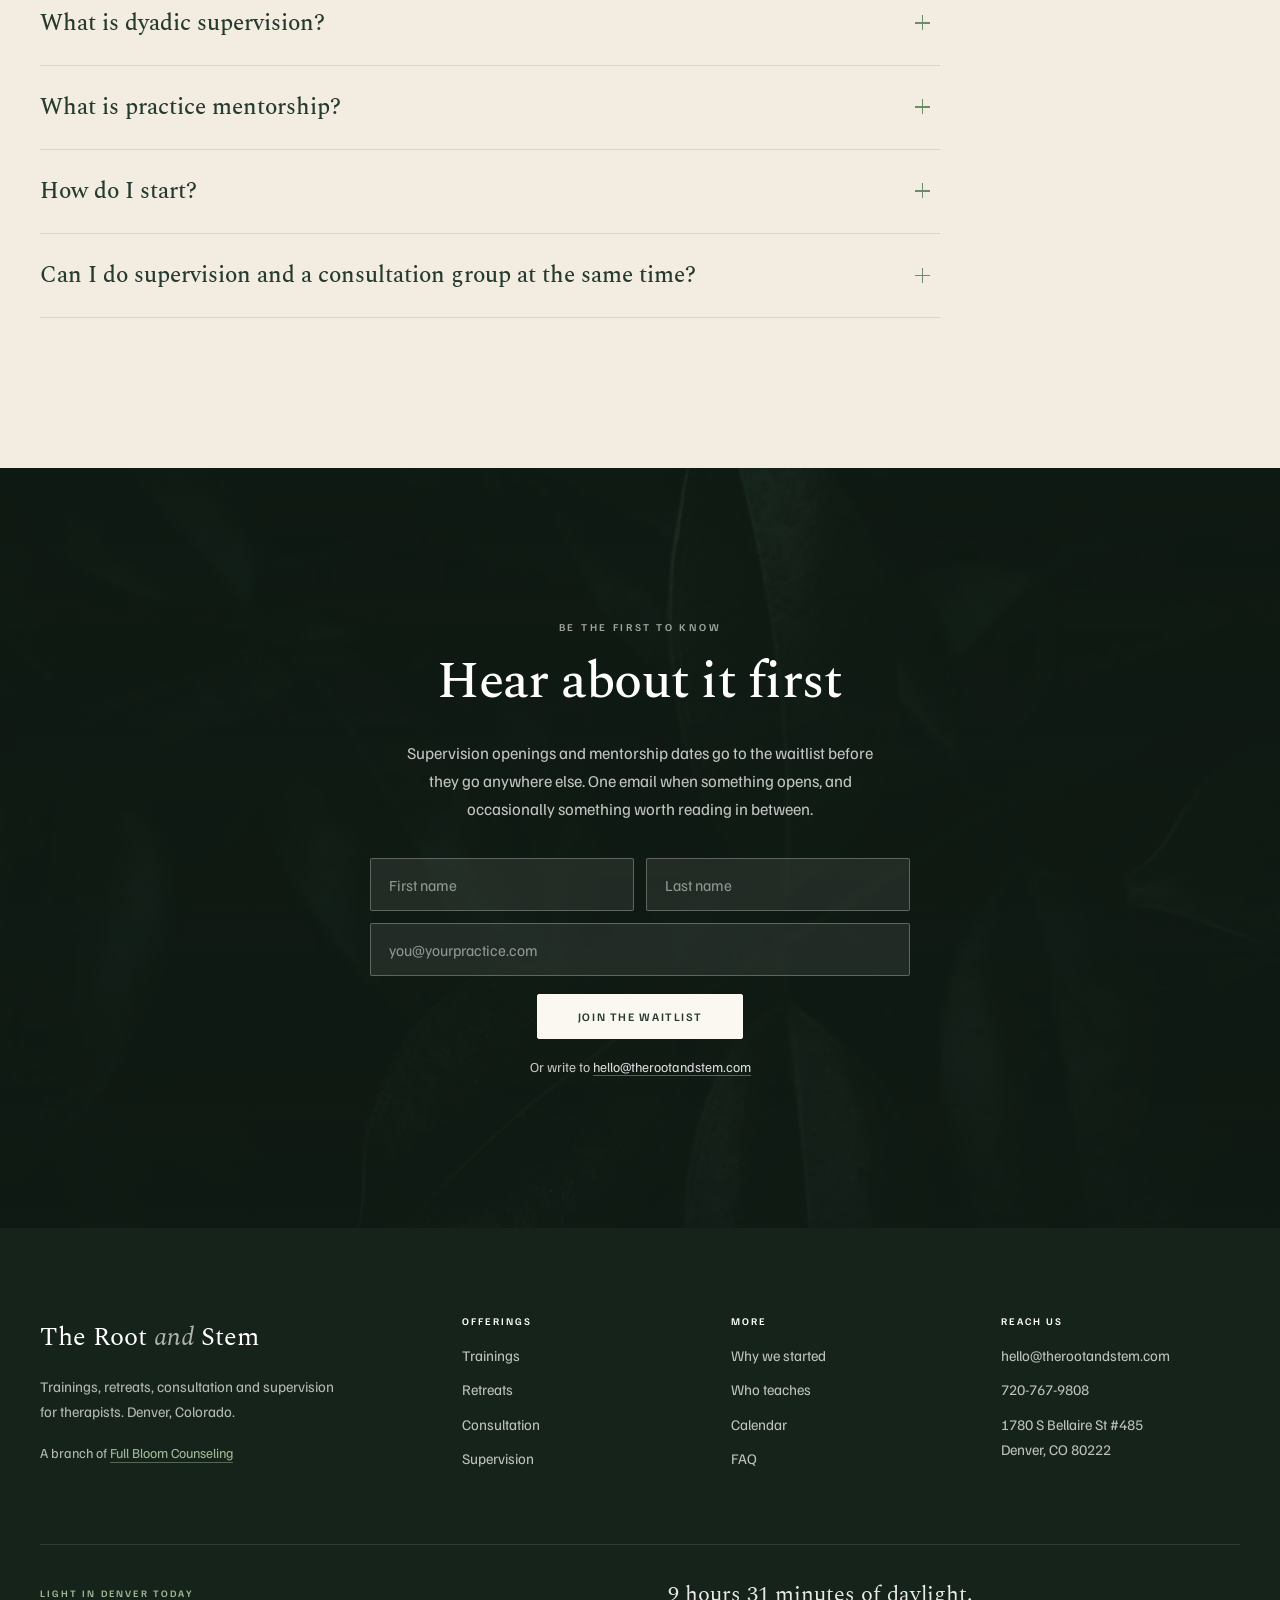
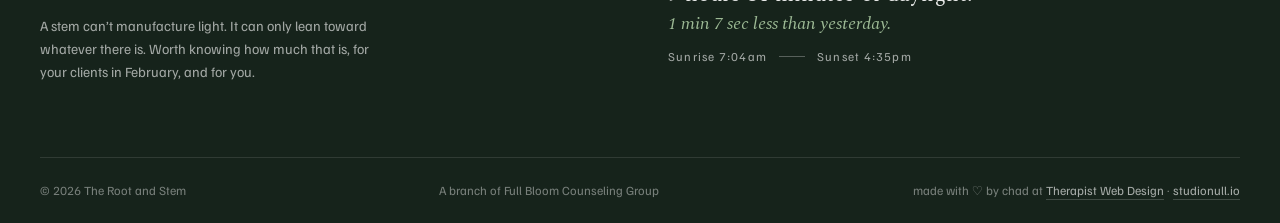
<file: supervision.html>
<!DOCTYPE html>
<html lang="en">
<head>
<meta charset="utf-8">
<script>document.documentElement.classList.add('js')</script>
<meta name="viewport" content="width=device-width, initial-scale=1, viewport-fit=cover">
<title>LPC &amp; LMFT Supervision in Colorado | The Root and Stem</title>
<meta name="description" content="Individual and dyadic clinical supervision toward LPC and LMFT licensure in Colorado with an AAMFT Approved Supervisor, plus practice mentorship.">
<meta name="theme-color" content="#1A2820">
<meta name="robots" content="index,follow,max-image-preview:large">

<link rel="canonical" href="https://therootandstem.com/supervision">
<link rel="alternate" type="text/plain" href="/llms.txt" title="Site summary for language models">
<meta name="author" content="The Root and Stem">
<meta name="geo.region" content="US-CO">
<meta name="geo.placename" content="Denver, Colorado">
<meta property="og:type" content="website">
<meta property="og:site_name" content="The Root and Stem">
<meta property="og:title" content="LPC &amp; LMFT Supervision in Colorado | The Root and Stem">
<meta property="og:description" content="Individual and dyadic clinical supervision toward LPC and LMFT licensure in Colorado with an AAMFT Approved Supervisor, plus practice mentorship.">
<meta property="og:url" content="https://therootandstem.com/supervision">
<meta property="og:image" content="https://therootandstem.com/images/hero-windows-1440.jpg">
<meta name="twitter:card" content="summary_large_image">
<meta name="twitter:title" content="LPC &amp; LMFT Supervision in Colorado | The Root and Stem">
<meta name="twitter:description" content="Individual and dyadic clinical supervision toward LPC and LMFT licensure in Colorado with an AAMFT Approved Supervisor, plus practice mentorship.">
<meta name="twitter:image" content="https://therootandstem.com/images/hero-windows-1440.jpg">

<link rel="icon" href="/images/favicon.svg" type="image/svg+xml">
<link rel="icon" href="/images/favicon-32.png" sizes="32x32" type="image/png">
<link rel="icon" href="/images/favicon-16.png" sizes="16x16" type="image/png">
<link rel="apple-touch-icon" href="/images/apple-touch-icon.png">
<link rel="manifest" href="/site.webmanifest">
<link rel="preload" href="/fonts/spectral-400-normal-latin.woff2" as="font" type="font/woff2" crossorigin>
<link rel="preload" href="/fonts/familjen-400-normal-latin.woff2" as="font" type="font/woff2" crossorigin>
<link rel="stylesheet" href="/css/style.css?v=19">

<script type="application/ld+json">
{
  "@context": "https://schema.org",
  "@graph": [
    {
      "@type": "EducationalOrganization",
      "@id": "https://therootandstem.com/#org",
      "name": "The Root and Stem",
      "alternateName": "The Root and Stem, a branch of Full Bloom Counseling",
      "description": "Trainings, retreats, consultation groups and clinical supervision for therapists.",
      "url": "https://therootandstem.com/",
      "email": "hello@therootandstem.com",
      "telephone": "+1-720-767-9808",
      "logo": "https://therootandstem.com/images/logo-lockup.svg",
      "image": "https://therootandstem.com/images/og-card.jpg",
      "slogan": "Before the bloom, the root.",
      "areaServed": {
        "@type": "State",
        "name": "Colorado"
      },
      "address": {
        "@type": "PostalAddress",
        "streetAddress": "1780 S Bellaire St #485",
        "addressLocality": "Denver",
        "addressRegion": "CO",
        "postalCode": "80222",
        "addressCountry": "US"
      },
      "parentOrganization": {
        "@type": "Organization",
        "@id": "https://fullbloomcounseling.com/#business",
        "name": "Full Bloom Counseling Group",
        "url": "https://fullbloomcounseling.com/"
      },
      "knowsAbout": [
        "Clinical supervision",
        "Continuing education for therapists",
        "Couples therapy training",
        "Enneagram in clinical practice",
        "Health at Every Size",
        "Trauma-informed care",
        "Therapist burnout"
      ],
      "audience": {
        "@type": "Audience",
        "audienceType": "Licensed and pre-licensed mental health clinicians"
      }
    },
    {
      "@type": "WebSite",
      "@id": "https://therootandstem.com/#site",
      "url": "https://therootandstem.com/",
      "name": "The Root and Stem",
      "publisher": {
        "@id": "https://therootandstem.com/#org"
      },
      "inLanguage": "en-US"
    },
    {
      "@type": "WebPage",
      "@id": "https://therootandstem.com/supervision#page",
      "url": "https://therootandstem.com/supervision",
      "name": "LPC & LMFT Supervision in Colorado | The Root and Stem",
      "description": "Individual and dyadic clinical supervision toward LPC and LMFT licensure in Colorado with an AAMFT Approved Supervisor, plus practice mentorship.",
      "isPartOf": {
        "@id": "https://therootandstem.com/#site"
      },
      "about": {
        "@id": "https://therootandstem.com/#org"
      },
      "breadcrumb": {
        "@id": "https://therootandstem.com/supervision#breadcrumb"
      },
      "primaryImageOfPage": "https://therootandstem.com/images/hero-windows-1440.jpg",
      "inLanguage": "en-US"
    },
    {
      "@type": "BreadcrumbList",
      "@id": "https://therootandstem.com/supervision#breadcrumb",
      "itemListElement": [
        {
          "@type": "ListItem",
          "position": 1,
          "name": "The Root and Stem",
          "item": "https://therootandstem.com/"
        },
        {
          "@type": "ListItem",
          "position": 2,
          "name": "Supervision",
          "item": "https://therootandstem.com/supervision"
        }
      ]
    },
    {
      "@type": "Service",
      "@id": "https://therootandstem.com/supervision#service",
      "name": "Clinical supervision and practice mentorship",
      "serviceType": "Clinical supervision toward LPC and LMFT licensure",
      "provider": {
        "@id": "https://therootandstem.com/#org"
      },
      "areaServed": {
        "@type": "State",
        "name": "Colorado"
      },
      "audience": {
        "@type": "Audience",
        "audienceType": "Pre-licensed counselors and marriage and family therapists accruing hours in Colorado"
      },
      "url": "https://therootandstem.com/supervision",
      "description": "Individual and dyadic supervision hours toward LPC and LMFT licensure with an AAMFT Approved Supervisor, and practice mentorship."
    },
    {
      "@type": "FAQPage",
      "@id": "https://therootandstem.com/supervision#faq",
      "mainEntity": [
        {
          "@type": "Question",
          "name": "Which licenses do you supervise toward?",
          "acceptedAnswer": {
            "@type": "Answer",
            "text": "LPC and LMFT hours in Colorado, individual and dyadic. Supervision is with an AAMFT Approved Supervisor. If you are working toward something else, email and ask, and we will tell you plainly whether we can sign off on it or point you to someone who can."
          }
        },
        {
          "@type": "Question",
          "name": "What is dyadic supervision?",
          "acceptedAnswer": {
            "@type": "Answer",
            "text": "Two supervisees with one supervisor. It costs less per person than individual, and in practice the second person is often the most useful part, because they will ask the question you were too close to the case to think of."
          }
        },
        {
          "@type": "Question",
          "name": "What is practice mentorship?",
          "acceptedAnswer": {
            "@type": "Answer",
            "text": "The part of the job that graduate school skipped. Setting rates and raising them, writing notes that protect you without taking your evening, building a referral network from nothing, deciding whether to take insurance, knowing when a client is outside your scope. It can be folded into supervision or booked on its own."
          }
        },
        {
          "@type": "Question",
          "name": "How do I start?",
          "acceptedAnswer": {
            "@type": "Answer",
            "text": "Email hello@therootandstem.com with where you are in your hours, your license track, and roughly what you are hoping for. We will tell you what is available and what it costs. There is no form to fill in first."
          }
        },
        {
          "@type": "Question",
          "name": "Can I do supervision and a consultation group at the same time?",
          "acceptedAnswer": {
            "@type": "Answer",
            "text": "Yes, and some people do. They are different things. Supervision is toward licensure, with someone responsible for your work. Consultation is between peers. Running both is more than most people need, but it is not more than some people want."
          }
        }
      ]
    }
  ]
}
</script>
<link rel="preload" as="image" type="image/avif" href="/images/hero-windows-1440.avif" imagesrcset="/images/hero-windows-640.avif 640w, /images/hero-windows-1024.avif 1024w, /images/hero-windows-1440.avif 1440w, /images/hero-windows-2000.avif 2000w" imagesizes="100vw" fetchpriority="high">
</head>
<body>
<a class="skip-link" href="#main">Skip to main content</a>
<div class="grain" aria-hidden="true"></div>

<header id="header">
  <nav class="nav" aria-label="Primary">
    <a class="brand" href="/" aria-label="The Root and Stem home page">
      <svg class="brand-mark" viewBox="0 0 64 64" aria-hidden="true">
        <g fill="none" stroke="currentColor" stroke-width="3.5" stroke-linecap="round">
          <path d="M27.72 13.73 A19 19 0 0 0 24.90 49.34"/>
          <path d="M36.28 13.73 A19 19 0 0 1 39.10 49.34"/>
          <path d="M32 16 V47"/>
          <path d="M32 47 C32 54 26.5 57 21.5 61"/>
          <path d="M32 47 C32 54 37.5 57 42.5 61"/>
          <path d="M32 47 V61"/>
        </g>
        <path class="brand-bud" d="M32 2.5 C36.4 7.2 38.4 11 38.4 14.4 C38.4 18.2 35.6 20.8 32 20.8 C28.4 20.8 25.6 18.2 25.6 14.4 C25.6 11 27.6 7.2 32 2.5 Z" fill="currentColor"/>
        <path d="M32 33 C26.2 32.2 23.4 28.8 23.4 25.4 C27.8 25.4 31.2 28.2 32 33 Z" fill="currentColor"/>
        <g class="brand-flower" aria-hidden="true">
          <ellipse cx="32" cy="7.2" rx="3.5" ry="7" transform="rotate(0 32 14)"/>
          <ellipse cx="32" cy="7.2" rx="3.5" ry="7" transform="rotate(72 32 14)"/>
          <ellipse cx="32" cy="7.2" rx="3.5" ry="7" transform="rotate(144 32 14)"/>
          <ellipse cx="32" cy="7.2" rx="3.5" ry="7" transform="rotate(216 32 14)"/>
          <ellipse cx="32" cy="7.2" rx="3.5" ry="7" transform="rotate(288 32 14)"/>
          <circle class="brand-eye" cx="32" cy="14" r="2.6"/>
        </g>
      </svg>
      <span class="brand-type">
        <span class="brand-name">The Root <em>and</em> Stem</span>
        <span class="brand-sub">A branch of Full Bloom Counseling</span>
      </span>
    </a>

    <ul class="nav-links">
      <li><a href="/retreat">Retreat</a></li><li><a href="/trainings">Trainings</a></li><li><a href="/consultation-groups">Consultation</a></li><li><a href="/supervision" aria-current="page">Supervision</a></li>
      <li><a href="/#faq">FAQ</a></li>
    </ul>
    <a class="btn btn-line nav-cta" href="#join">Join the waitlist</a>

    <button class="burger" type="button" aria-label="Menu" aria-expanded="false" aria-controls="drawer"><span></span></button>
  </nav>
</header>

<div class="drawer" id="drawer">
  <ul>
    <li><a href="/#why">Why we started</a></li>
    <li><a href="/retreat">Retreat</a></li><li><a href="/trainings">Trainings</a></li><li><a href="/consultation-groups">Consultation</a></li><li><a href="/supervision" aria-current="page">Supervision</a></li>
    <li><a href="/#calendar">Calendar</a></li>
    <li><a href="/#faq">FAQ</a></li>
  </ul>
  <a class="btn btn-solid" href="#join">Join the waitlist</a>
</div><main id="main"><span id="top"></span>

<section class="hero hero-page">
  <div class="hero-media" data-parallax="0.14">
    <picture>
      <source type="image/avif" srcset="/images/hero-windows-640.avif 640w, /images/hero-windows-1024.avif 1024w, /images/hero-windows-1440.avif 1440w, /images/hero-windows-2000.avif 2000w" sizes="100vw">
      <source type="image/webp" srcset="/images/hero-windows-640.webp 640w, /images/hero-windows-1024.webp 1024w, /images/hero-windows-1440.webp 1440w, /images/hero-windows-2000.webp 2000w" sizes="100vw">
      <source type="image/jpeg" srcset="/images/hero-windows-640.jpg 640w, /images/hero-windows-1024.jpg 1024w, /images/hero-windows-1440.jpg 1440w, /images/hero-windows-2000.jpg 2000w" sizes="100vw">
      <img src="/images/hero-windows-2000.jpg" alt="Two small windows pouring daylight into a dark timber room" width="2000" height="1334" fetchpriority="high" decoding="async" style="object-position:50% 50%">
    </picture>
  </div>
  <div class="hero-veil" aria-hidden="true"></div>

  <div class="hero-inner shell">
    <div class="hero-copy">
      <nav class="crumb" aria-label="Breadcrumb"><a href="/">The Root and Stem</a><span aria-hidden="true">/</span><span>Supervision</span></nav>
      <p class="kicker reveal-fade">Supervision &amp; mentorship · Colorado</p>
      <h1 class="display" data-split>Supervision, taken seriously.</h1>
      <p class="hero-sub reveal-fade" data-delay="1">Individual and dyadic supervision toward LPC and LMFT licensure in Colorado, with an AAMFT Approved Supervisor who still sees clients every week. And, if you want it, the business side: rates, notes, referrals, and what to do about insurance.</p>
    </div>

    <div class="hero-foot reveal-fade" data-delay="2">
      <p class="hero-when"><span class="label">Tracks</span><em>LPC and LMFT, Colorado</em><em>Individual or dyadic</em></p>
      <div class="hero-cta">
        <a class="btn btn-solid-light" href="mailto:hello@therootandstem.com?subject=Supervision">Email about supervision</a>
        <a class="link-arrow link-arrow-light" href="#join">Or join the waitlist<i></i></a>
      </div>
    </div>
  </div>
</section>

<section class="section pad-xl" id="hours">
  <div class="shell">
    <div class="split-feature">
      <figure class="frame" data-parallax="-0.05">
        <picture>
      <source type="image/avif" srcset="/images/reading-640.avif 640w, /images/reading-1024.avif 1024w, /images/reading-1500.avif 1500w" sizes="(max-width:940px) 92vw, 620px">
      <source type="image/webp" srcset="/images/reading-640.webp 640w, /images/reading-1024.webp 1024w, /images/reading-1500.webp 1500w" sizes="(max-width:940px) 92vw, 620px">
      <source type="image/jpeg" srcset="/images/reading-640.jpg 640w, /images/reading-1024.jpg 1024w, /images/reading-1500.jpg 1500w" sizes="(max-width:940px) 92vw, 620px">
      <img src="/images/reading-1500.jpg" alt="An open book and a pair of glasses on a table at night, under a lamp" width="1500" height="1002" loading="lazy" decoding="async">
    </picture>
      </figure>
      <div class="split-feature-body">
        <span class="index">01</span>
        <h2 class="h-lg" data-split>Two ways to do the hours.</h2>
        <p class="sec-lead">Supervision is the last structured place anyone will look closely at your work. We would rather it be useful than merely signed.</p>
        <ol class="beats">
          <li><span>i</span><p><strong>Individual.</strong> One supervisor, your caseload, the pace set by what is actually happening in your room this month rather than by a syllabus.</p></li>
          <li><span>ii</span><p><strong>Dyadic.</strong> Two supervisees, one supervisor. Less per person, and the other supervisee tends to ask the question you were too close to see.</p></li>
          <li><span>iii</span><p><strong>LPC and LMFT tracks</strong> in Colorado, with an AAMFT Approved Supervisor. If your track is something else, ask, and we will say plainly whether we can sign it.</p></li>
        </ol>
        <a class="btn btn-solid" href="mailto:hello@therootandstem.com?subject=Supervision">Email about supervision</a>
      </div>
    </div>
  </div>
</section>

<section class="section pad-xl bg-cream" id="mentorship">
  <div class="shell">
    <div class="editorial">
      <aside class="editorial-side">
        <span class="index">02</span>
        <span class="label">Practice mentorship</span>
      </aside>
      <div class="editorial-body">
        <h2 class="h-lg" data-split>The part nobody taught you.</h2>
        <div class="prose">
          <p>You were trained to sit with a client. You were not trained to set a rate, raise it a year later, write a note that protects you without eating your evening, or decide whether taking insurance is worth what it costs you in paperwork and in autonomy.</p>
          <p>Mentorship is for that. It can sit inside supervision, as the last twenty minutes of a session when the clinical work is done, or it can be its own thing for people who are already licensed and are building a practice without anyone to ask. The questions are practical and the answers are specific to Colorado and to how we run Full Bloom, which has been a group practice long enough to have got most of them wrong once.</p>
        </div>
        <a class="link-arrow" href="/#fullbloom">About Full Bloom Counseling<i></i></a>
      </div>
      <figure class="editorial-fig frame" data-parallax="-0.06">
        <picture>
      <source type="image/avif" srcset="/images/table-640.avif 640w, /images/table-1024.avif 1024w, /images/table-1500.avif 1500w" sizes="(max-width:680px) 92vw, (max-width:1180px) 560px, 420px">
      <source type="image/webp" srcset="/images/table-640.webp 640w, /images/table-1024.webp 1024w, /images/table-1500.webp 1500w" sizes="(max-width:680px) 92vw, (max-width:1180px) 560px, 420px">
      <source type="image/jpeg" srcset="/images/table-640.jpg 640w, /images/table-1024.jpg 1024w, /images/table-1500.jpg 1500w" sizes="(max-width:680px) 92vw, (max-width:1180px) 560px, 420px">
      <img src="/images/table-1500.jpg" alt="A bare wooden table in a dark room, window light falling on the wall behind it" width="1500" height="1153" loading="lazy" decoding="async">
    </picture>
      </figure>
    </div>
  </div>
</section>

<section class="section pad-xl" id="start">
  <div class="shell">
    <header class="sec-head">
      <span class="index">03</span>
      <h2 class="h-lg" data-split>How it starts</h2>
      <p class="sec-lead">There is no intake form and no application. It begins with an email and a conversation, and most of the first conversation is us listening.</p>
    </header>
    <ol class="beats days">
      <li><span>One</span><p><strong>Write to us.</strong> Where you are in your hours, your license track, what setting you are in, and roughly what you are hoping supervision will be. Two paragraphs is plenty.</p></li>
      <li><span>Two</span><p><strong>A first conversation.</strong> Half an hour, no charge, to find out whether we are the right fit for the work you are doing. Sometimes the honest answer is that someone else would serve you better, and we will say so and point you there.</p></li>
      <li><span>Three</span><p><strong>A plan for the hours.</strong> How often, individual or dyadic, what the first three months will concentrate on, and what the paperwork looks like for your board. Then we start.</p></li>
    </ol>
    <p class="agenda-later">Openings are limited by how many supervisees one person can hold properly, so there is sometimes a wait. The waitlist hears first when a seat opens.</p>
  </div>
</section>

<section class="section pad-lg bg-forest" id="who">
  <div class="shell">
    <header class="sec-head sec-head-center">
      <span class="index index-light">04</span>
      <h2 class="h-lg" data-split>Who you would be working with</h2>
    </header>
    <div class="tenets">
      <div class="tenet">
        <h3>An AAMFT Approved Supervisor</h3>
        <p>The designation matters for LMFT candidates in particular, because not every licensed supervisor can sign those hours. Ours can, and has been doing it long enough to know where boards get picky.</p>
      </div>
      <div class="tenet">
        <h3>Still in the chair</h3>
        <p>Your supervisor sees clients every week at Full Bloom. The advice you get about a difficult session is from someone who had one on Tuesday, not from memory of having had one in 2009.</p>
      </div>
      <div class="tenet">
        <h3>A practice behind them</h3>
        <p>Full Bloom is a group practice with a referral network, a billing setup and a consultation habit. When a question comes up that your supervisor does not have the answer to, there are people down the hall who do.</p>
      </div>
    </div>
  </div>
</section>

<section class="section pad-xl bg-cream" id="faq">
  <div class="shell">
    <header class="sec-head">
      <span class="index">05</span>
      <h2 class="h-lg" data-split>Before you get in touch</h2>
    </header>
    <div class="faq">
      <details>
        <summary>Which licenses do you supervise toward?</summary>
        <div class="faq-a"><p>LPC and LMFT hours in Colorado, individual and dyadic. Supervision is with an AAMFT Approved Supervisor. If you are working toward something else, email and ask, and we will tell you plainly whether we can sign off on it or point you to someone who can.</p></div>
      </details>
      <details>
        <summary>What is dyadic supervision?</summary>
        <div class="faq-a"><p>Two supervisees with one supervisor. It costs less per person than individual, and in practice the second person is often the most useful part, because they will ask the question you were too close to the case to think of.</p></div>
      </details>
      <details>
        <summary>What is practice mentorship?</summary>
        <div class="faq-a"><p>The part of the job that graduate school skipped. Setting rates and raising them, writing notes that protect you without taking your evening, building a referral network from nothing, deciding whether to take insurance, knowing when a client is outside your scope. It can be folded into supervision or booked on its own.</p></div>
      </details>
      <details>
        <summary>How do I start?</summary>
        <div class="faq-a"><p>Email hello@therootandstem.com with where you are in your hours, your license track, and roughly what you are hoping for. We will tell you what is available and what it costs. There is no form to fill in first.</p></div>
      </details>
      <details>
        <summary>Can I do supervision and a consultation group at the same time?</summary>
        <div class="faq-a"><p>Yes, and some people do. They are different things. Supervision is toward licensure, with someone responsible for your work. Consultation is between peers. Running both is more than most people need, but it is not more than some people want.</p></div>
      </details>
    </div>
  </div>
</section>

<!-- ═══ JOIN ═══ -->
<section class="section pad-xl join" id="join">
  <div class="join-media" data-parallax="0.1">
    <picture>
      <source type="image/avif" srcset="/images/leaves-640.avif 640w, images/leaves-1024.avif 1024w, images/leaves-1600.avif 1600w" sizes="(max-width: 680px) 67vw, 100vw">
      <source type="image/webp" srcset="/images/leaves-640.webp 640w, images/leaves-1024.webp 1024w, images/leaves-1600.webp 1600w" sizes="(max-width: 680px) 67vw, 100vw">
      <source type="image/jpeg" srcset="/images/leaves-640.jpg 640w, images/leaves-1024.jpg 1024w, images/leaves-1600.jpg 1600w" sizes="(max-width: 680px) 67vw, 100vw">
      <img src="/images/leaves-1600.jpg" alt="" width="1600" height="1000" role="presentation" loading="lazy" decoding="async">
    </picture>
  </div>
  <div class="shell join-inner">
    <span class="label label-light">Be the first to know</span>
    <h2 class="h-lg" data-split>Hear about it first</h2>
    <p>Supervision openings and mentorship dates go to the waitlist before they go anywhere else. One email when something opens, and occasionally something worth reading in between.</p>

    <!-- Posts to Kit form 9795875 ("Root and Stem — Join the list").
         main.js submits this with fetch() so the visitor stays on the page —
         Kit's own embed script isn't needed, which keeps the site free of
         third-party JS. If fetch fails, it falls back to a normal form POST. -->
    <form class="signup" action="https://app.kit.com/forms/9795875/subscriptions" method="post">
      <label class="sr-only" for="fname">First name</label>
      <input id="fname" type="text" name="fields[first_name]" placeholder="First name" required autocomplete="given-name">
      <!-- last_name is a Kit custom field, not a built-in one. It must exist in Kit
           (Subscribers → custom fields, key "last_name") or Kit silently drops it. -->
      <label class="sr-only" for="lname">Last name</label>
      <input id="lname" type="text" name="fields[last_name]" placeholder="Last name" required autocomplete="family-name">
      <label class="sr-only" for="email">Email address</label>
      <input id="email" type="email" name="email_address" placeholder="you@yourpractice.com" required autocomplete="email">
      <button class="btn btn-solid-light" type="submit">Join the waitlist</button>
    </form>
    <p class="join-alt">Or write to <a href="mailto:hello@therootandstem.com">hello@therootandstem.com</a></p>
  </div>
</section>

</main>

<footer class="footer">
  <div class="shell">
    <div class="foot-grid">
      <div class="foot-brand">
        <span class="foot-name">The Root <em>and</em> Stem</span>
        <p>Trainings, retreats, consultation and supervision for therapists. Denver, Colorado.</p>
        <p class="foot-kin">A branch of <a href="https://fullbloomcounseling.com/" target="_blank" rel="noopener">Full Bloom Counseling</a></p>
      </div>
      <div>
        <h4>Offerings</h4>
        <ul>
          <li><a href="/trainings">Trainings</a></li>
          <li><a href="/retreat">Retreats</a></li>
          <li><a href="/consultation-groups">Consultation</a></li>
          <li><a href="/supervision">Supervision</a></li>
        </ul>
      </div>
      <div>
        <h4>More</h4>
        <ul>
          <li><a href="#why">Why we started</a></li>
          <li><a href="#teaching">Who teaches</a></li>
          <li><a href="#calendar">Calendar</a></li>
          <li><a href="#faq">FAQ</a></li>
        </ul>
      </div>
      <div>
        <h4>Reach us</h4>
        <ul>
          <li><a href="mailto:hello@therootandstem.com">hello@therootandstem.com</a></li>
          <li><a href="tel:7207679808">720-767-9808</a></li>
          <li>1780 S Bellaire St #485<br>Denver, CO 80222</li>
        </ul>
      </div>
    </div>
    <div class="daylight" id="daylight" hidden>
      <div class="daylight-head">
        <span class="daylight-label">Light in Denver today</span>
        <p class="daylight-why">A stem can’t manufacture light. It can only lean toward
          whatever there is. Worth knowing how much that is, for your clients in
          February, and for you.</p>
      </div>
      <div class="daylight-data">
        <p class="daylight-line"><span id="dl-len"></span><span id="dl-delta"></span></p>
        <p class="daylight-sun"><span id="dl-rise"></span><i></i><span id="dl-set"></span></p>
      </div>
    </div>

    <div class="foot-base">
      <span>© <span id="year">2026</span> The Root and Stem</span>
      <span>A branch of Full Bloom Counseling Group</span>
      <span class="foot-credit">made with &#9825; by chad at <a href="https://therapistweb.design/" target="_blank" rel="noopener">Therapist Web Design</a> &middot; <a href="https://studionull.io/" target="_blank" rel="noopener">studionull.io</a></span>
      <span class="egg-note" hidden>Took you long enough. <em>Now</em> it’s a bloom.</span>
    </div>
  </div>
</footer>

<script src="/js/main.js?v=14" defer></script>
</body>
</html>
</file>
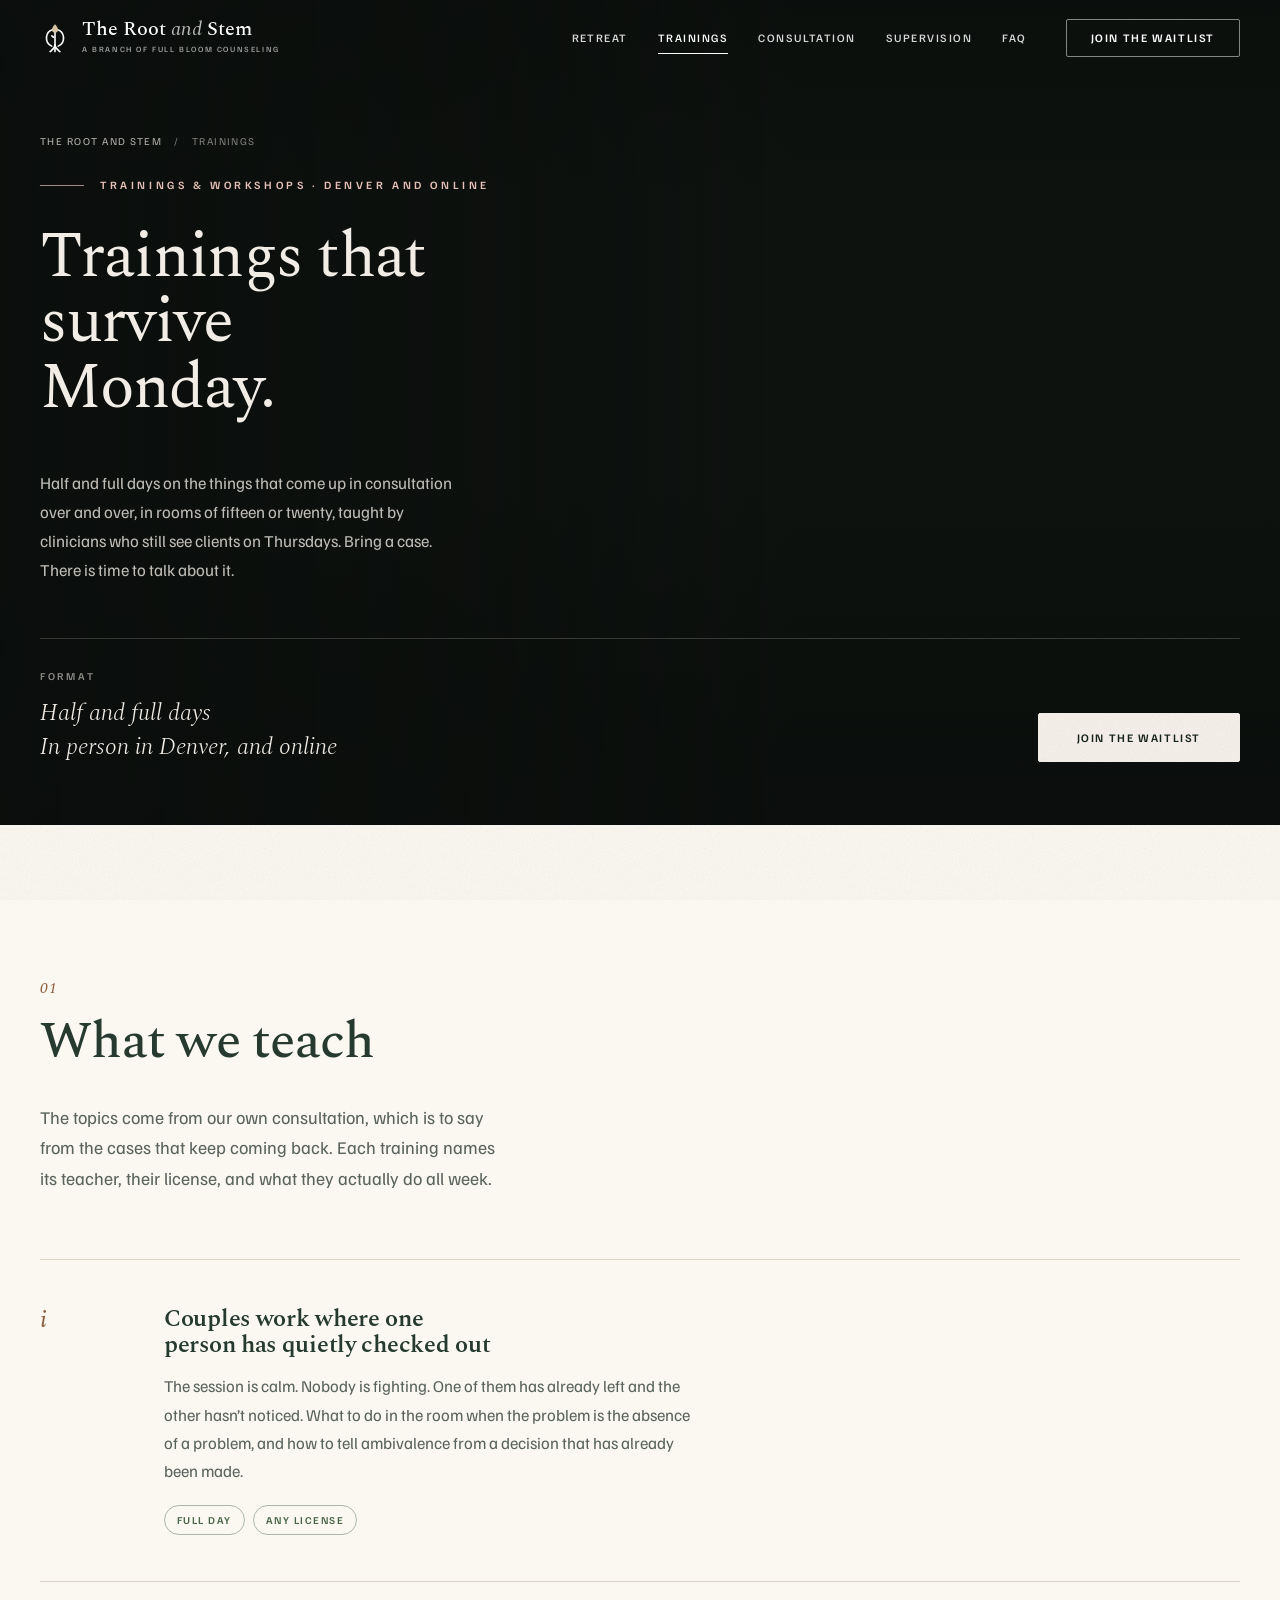
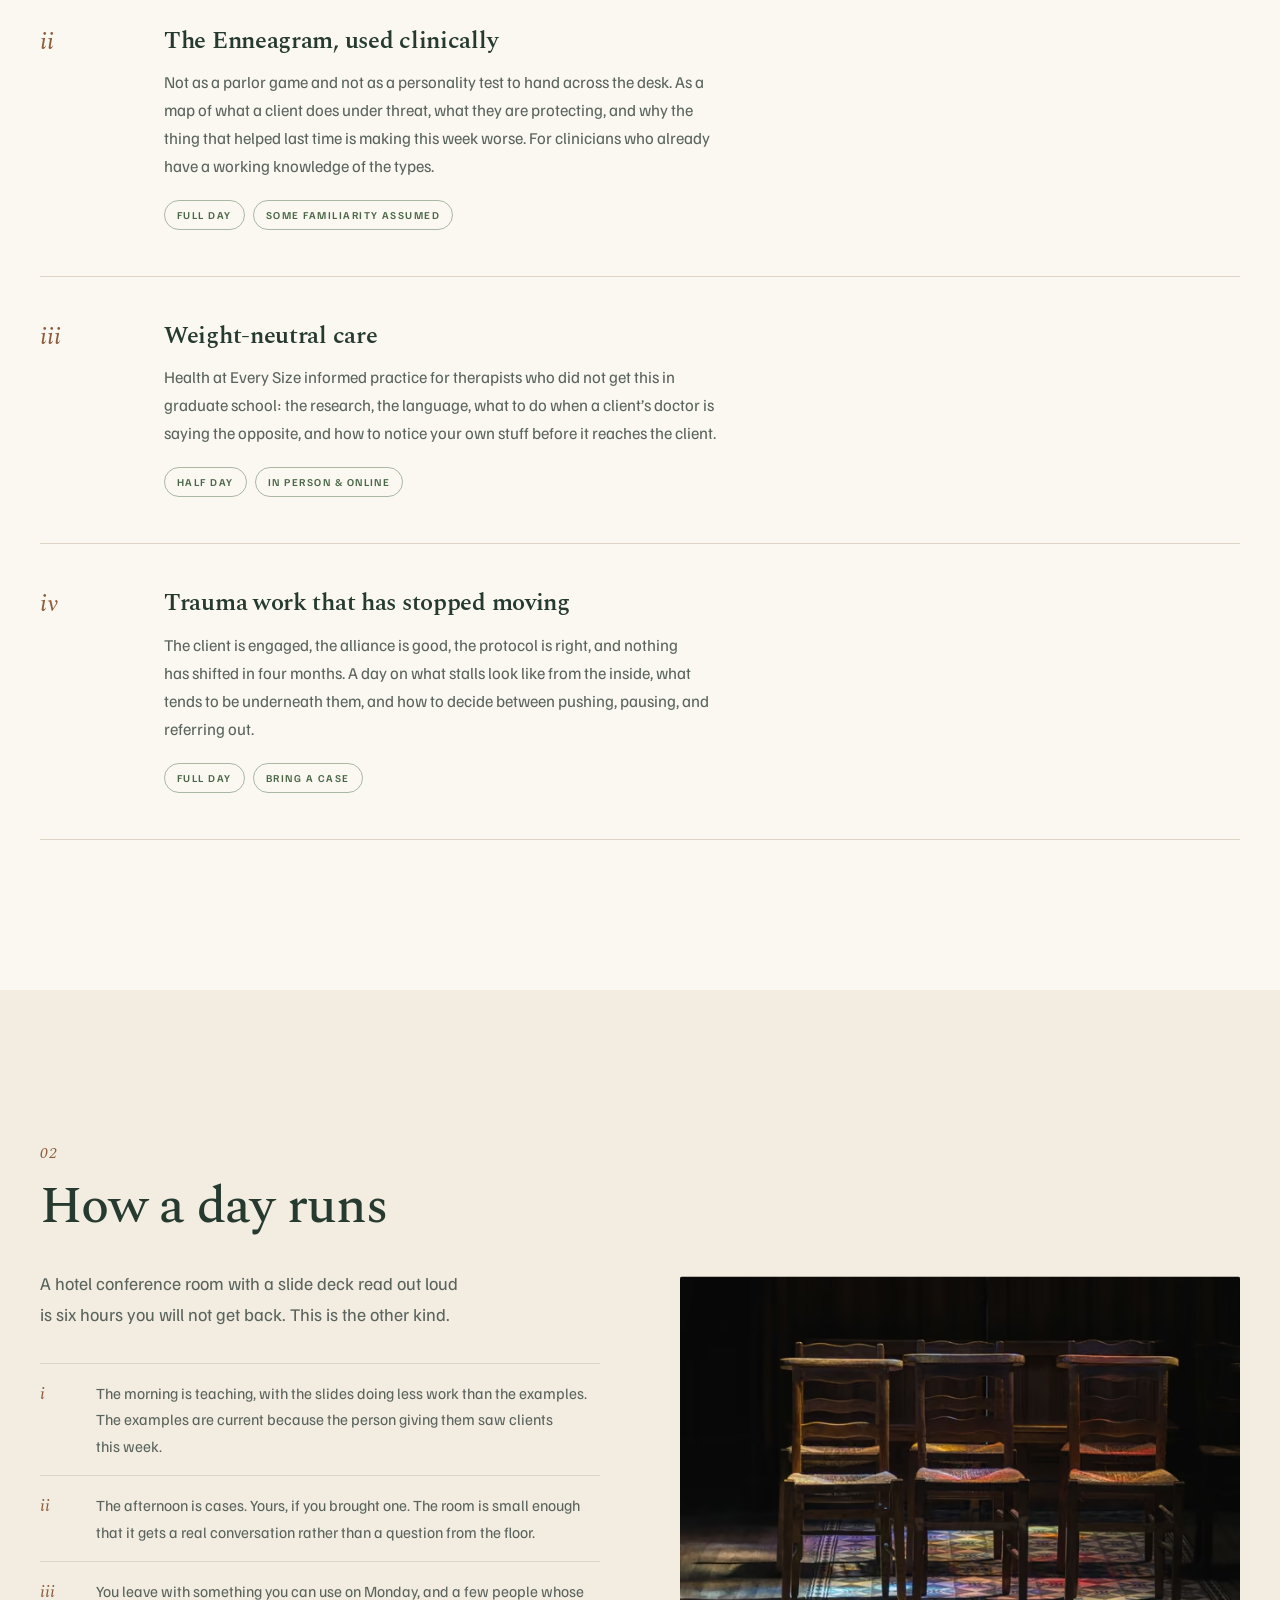
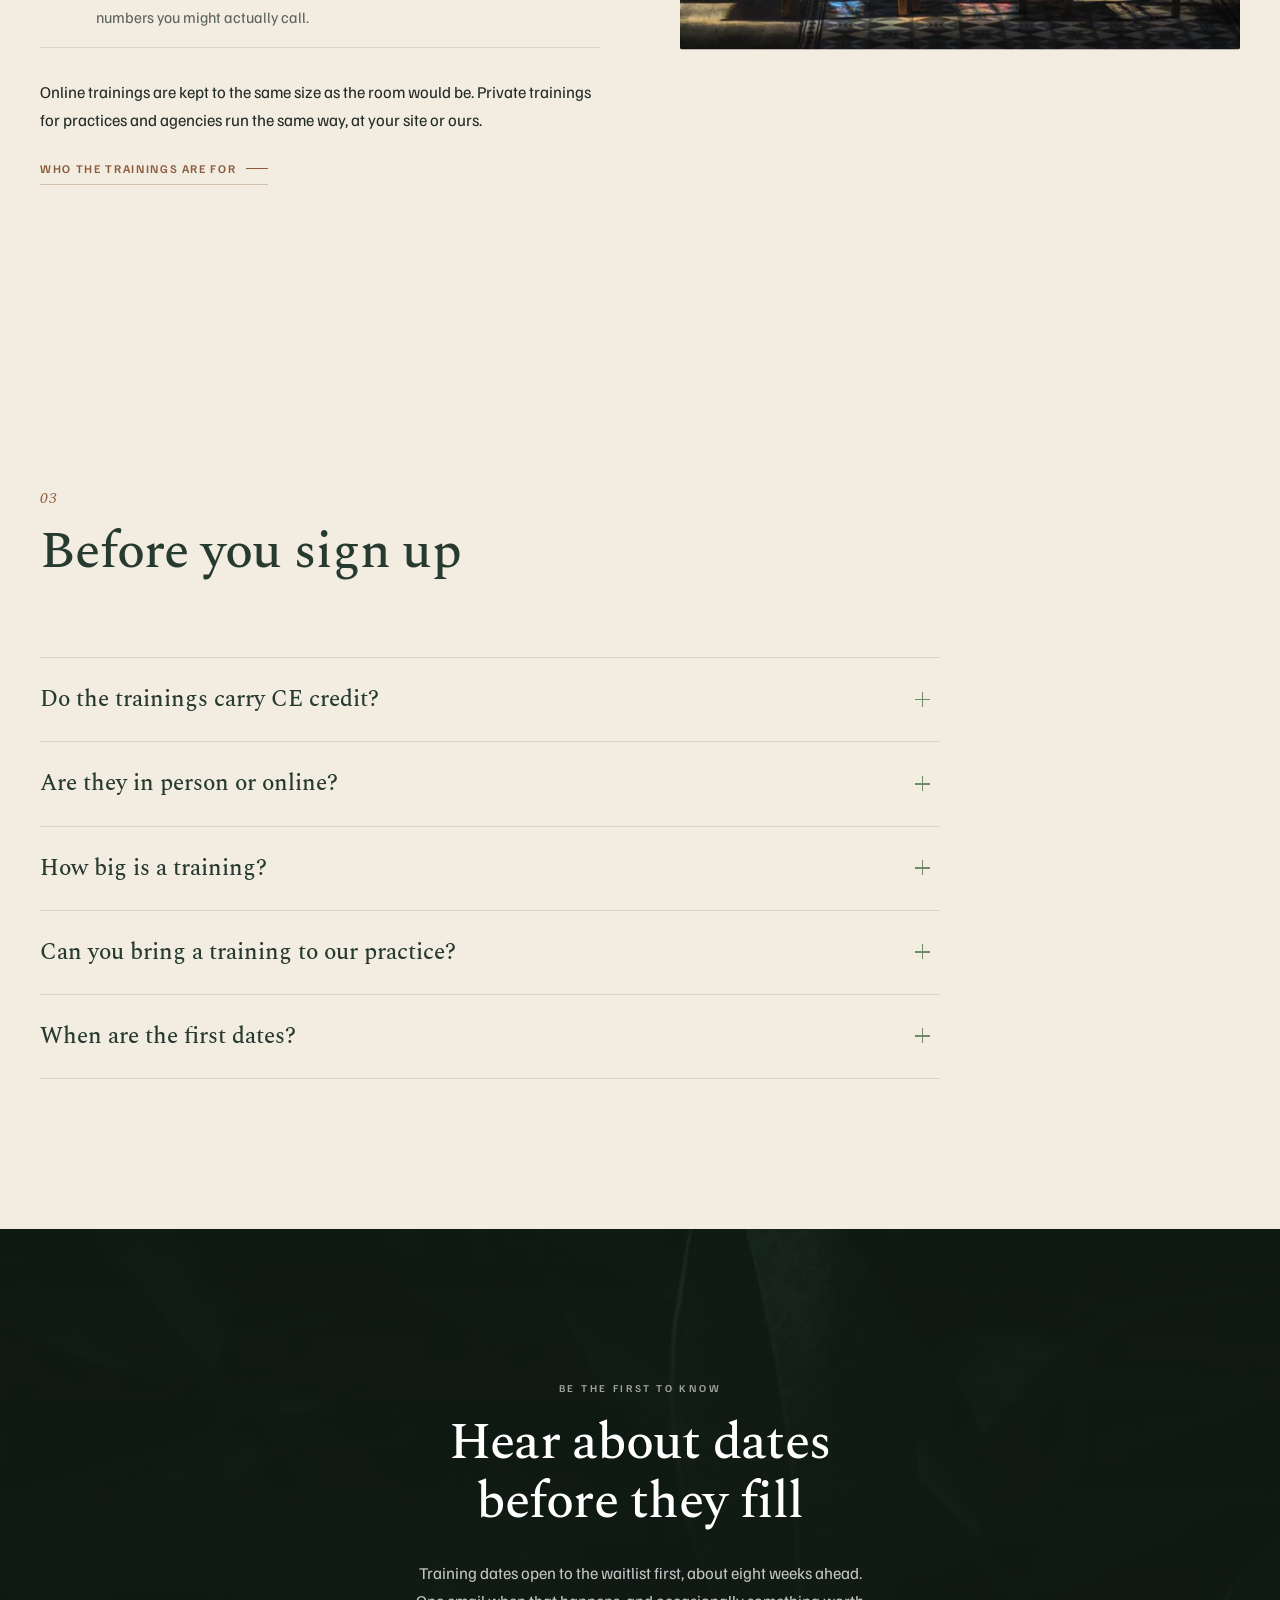
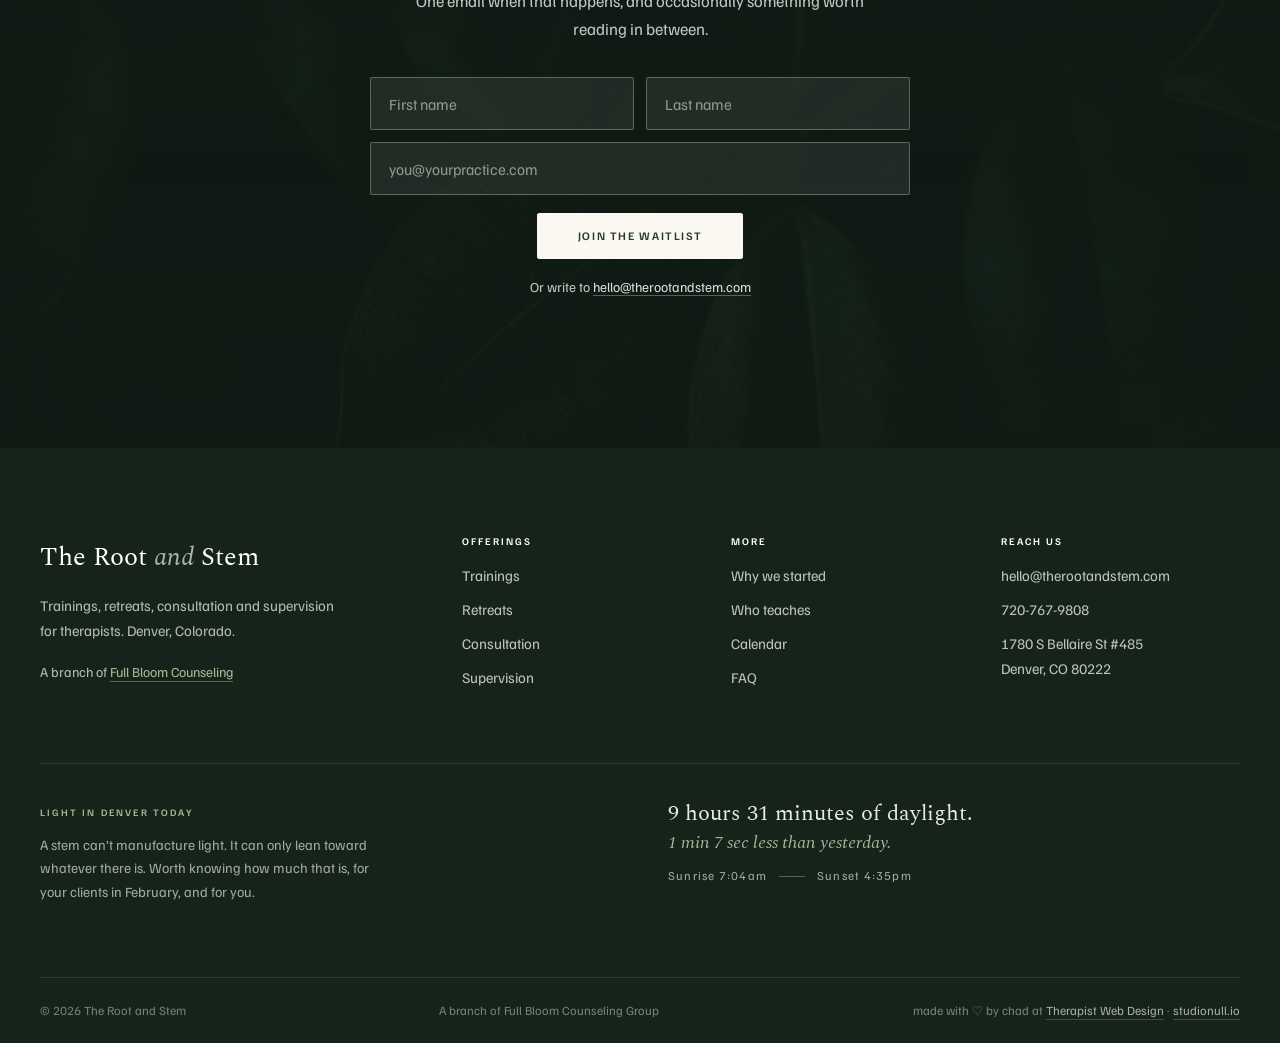
<file: trainings.html>
<!DOCTYPE html>
<html lang="en">
<head>
<meta charset="utf-8">
<script>document.documentElement.classList.add('js')</script>
<meta name="viewport" content="width=device-width, initial-scale=1, viewport-fit=cover">
<title>Trainings for Therapists in Denver &amp; Online | The Root and Stem</title>
<meta name="description" content="Half and full day trainings for therapists in Denver and online: couples work, the Enneagram, weight-neutral care, stalled trauma work. Small rooms.">
<meta name="theme-color" content="#1A2820">
<meta name="robots" content="index,follow,max-image-preview:large">

<link rel="canonical" href="https://therootandstem.com/trainings">
<link rel="alternate" type="text/plain" href="/llms.txt" title="Site summary for language models">
<meta name="author" content="The Root and Stem">
<meta name="geo.region" content="US-CO">
<meta name="geo.placename" content="Denver, Colorado">
<meta property="og:type" content="website">
<meta property="og:site_name" content="The Root and Stem">
<meta property="og:title" content="Trainings for Therapists in Denver &amp; Online | The Root and Stem">
<meta property="og:description" content="Half and full day trainings for therapists in Denver and online: couples work, the Enneagram, weight-neutral care, stalled trauma work. Small rooms.">
<meta property="og:url" content="https://therootandstem.com/trainings">
<meta property="og:image" content="https://therootandstem.com/images/hero-bench-1440.jpg">
<meta name="twitter:card" content="summary_large_image">
<meta name="twitter:title" content="Trainings for Therapists in Denver &amp; Online | The Root and Stem">
<meta name="twitter:description" content="Half and full day trainings for therapists in Denver and online: couples work, the Enneagram, weight-neutral care, stalled trauma work. Small rooms.">
<meta name="twitter:image" content="https://therootandstem.com/images/hero-bench-1440.jpg">

<link rel="icon" href="/images/favicon.svg" type="image/svg+xml">
<link rel="icon" href="/images/favicon-32.png" sizes="32x32" type="image/png">
<link rel="icon" href="/images/favicon-16.png" sizes="16x16" type="image/png">
<link rel="apple-touch-icon" href="/images/apple-touch-icon.png">
<link rel="manifest" href="/site.webmanifest">
<link rel="preload" href="/fonts/spectral-400-normal-latin.woff2" as="font" type="font/woff2" crossorigin>
<link rel="preload" href="/fonts/familjen-400-normal-latin.woff2" as="font" type="font/woff2" crossorigin>
<link rel="stylesheet" href="/css/style.css?v=19">

<script type="application/ld+json">
{
  "@context": "https://schema.org",
  "@graph": [
    {
      "@type": "EducationalOrganization",
      "@id": "https://therootandstem.com/#org",
      "name": "The Root and Stem",
      "alternateName": "The Root and Stem, a branch of Full Bloom Counseling",
      "description": "Trainings, retreats, consultation groups and clinical supervision for therapists.",
      "url": "https://therootandstem.com/",
      "email": "hello@therootandstem.com",
      "telephone": "+1-720-767-9808",
      "logo": "https://therootandstem.com/images/logo-lockup.svg",
      "image": "https://therootandstem.com/images/og-card.jpg",
      "slogan": "Before the bloom, the root.",
      "areaServed": {
        "@type": "State",
        "name": "Colorado"
      },
      "address": {
        "@type": "PostalAddress",
        "streetAddress": "1780 S Bellaire St #485",
        "addressLocality": "Denver",
        "addressRegion": "CO",
        "postalCode": "80222",
        "addressCountry": "US"
      },
      "parentOrganization": {
        "@type": "Organization",
        "@id": "https://fullbloomcounseling.com/#business",
        "name": "Full Bloom Counseling Group",
        "url": "https://fullbloomcounseling.com/"
      },
      "knowsAbout": [
        "Clinical supervision",
        "Continuing education for therapists",
        "Couples therapy training",
        "Enneagram in clinical practice",
        "Health at Every Size",
        "Trauma-informed care",
        "Therapist burnout"
      ],
      "audience": {
        "@type": "Audience",
        "audienceType": "Licensed and pre-licensed mental health clinicians"
      }
    },
    {
      "@type": "WebSite",
      "@id": "https://therootandstem.com/#site",
      "url": "https://therootandstem.com/",
      "name": "The Root and Stem",
      "publisher": {
        "@id": "https://therootandstem.com/#org"
      },
      "inLanguage": "en-US"
    },
    {
      "@type": "WebPage",
      "@id": "https://therootandstem.com/trainings#page",
      "url": "https://therootandstem.com/trainings",
      "name": "Trainings for Therapists in Denver & Online | The Root and Stem",
      "description": "Half and full day trainings for therapists in Denver and online: couples work, the Enneagram, weight-neutral care, stalled trauma work. Small rooms.",
      "isPartOf": {
        "@id": "https://therootandstem.com/#site"
      },
      "about": {
        "@id": "https://therootandstem.com/#org"
      },
      "breadcrumb": {
        "@id": "https://therootandstem.com/trainings#breadcrumb"
      },
      "primaryImageOfPage": "https://therootandstem.com/images/hero-bench-1440.jpg",
      "inLanguage": "en-US"
    },
    {
      "@type": "BreadcrumbList",
      "@id": "https://therootandstem.com/trainings#breadcrumb",
      "itemListElement": [
        {
          "@type": "ListItem",
          "position": 1,
          "name": "The Root and Stem",
          "item": "https://therootandstem.com/"
        },
        {
          "@type": "ListItem",
          "position": 2,
          "name": "Trainings",
          "item": "https://therootandstem.com/trainings"
        }
      ]
    },
    {
      "@type": "Service",
      "@id": "https://therootandstem.com/trainings#service",
      "name": "Trainings and workshops for therapists",
      "serviceType": "Continuing education and clinical training for mental health clinicians",
      "provider": {
        "@id": "https://therootandstem.com/#org"
      },
      "areaServed": [
        {
          "@type": "City",
          "name": "Denver"
        },
        {
          "@type": "State",
          "name": "Colorado"
        }
      ],
      "availableChannel": [
        {
          "@type": "ServiceChannel",
          "name": "In person, Denver"
        },
        {
          "@type": "ServiceChannel",
          "name": "Online"
        }
      ],
      "audience": {
        "@type": "Audience",
        "audienceType": "Licensed and pre-licensed mental health clinicians"
      },
      "url": "https://therootandstem.com/trainings",
      "hasOfferCatalog": {
        "@type": "OfferCatalog",
        "name": "Training topics",
        "itemListElement": [
          {
            "@type": "Offer",
            "itemOffered": {
              "@type": "Course",
              "name": "Couples work where one person has quietly checked out",
              "provider": {
                "@id": "https://therootandstem.com/#org"
              }
            }
          },
          {
            "@type": "Offer",
            "itemOffered": {
              "@type": "Course",
              "name": "The Enneagram used clinically",
              "provider": {
                "@id": "https://therootandstem.com/#org"
              }
            }
          },
          {
            "@type": "Offer",
            "itemOffered": {
              "@type": "Course",
              "name": "Weight-neutral and Health at Every Size informed care",
              "provider": {
                "@id": "https://therootandstem.com/#org"
              }
            }
          },
          {
            "@type": "Offer",
            "itemOffered": {
              "@type": "Course",
              "name": "Trauma work that has stopped moving",
              "provider": {
                "@id": "https://therootandstem.com/#org"
              }
            }
          }
        ]
      }
    },
    {
      "@type": "FAQPage",
      "@id": "https://therootandstem.com/trainings#faq",
      "mainEntity": [
        {
          "@type": "Question",
          "name": "Do the trainings carry CE credit?",
          "acceptedAnswer": {
            "@type": "Answer",
            "text": "CE approval is in progress. Once it is confirmed, the hours and the approving body will be listed on each training that carries credit, and on the ones that don’t, we will say so at the top of the page rather than leaving you to find out at the end."
          }
        },
        {
          "@type": "Question",
          "name": "Are they in person or online?",
          "acceptedAnswer": {
            "@type": "Answer",
            "text": "Both, depending on the training. In-person days are in Denver. Online ones are kept to the same size as the room would be, because twenty faces on a screen is a webinar and forty is a broadcast, and neither is what we are doing."
          }
        },
        {
          "@type": "Question",
          "name": "How big is a training?",
          "acceptedAnswer": {
            "@type": "Answer",
            "text": "Fifteen people, maybe twenty. Small enough that you can bring a case and there is time to talk about it, which is the whole reason to come in person rather than watch a recording."
          }
        },
        {
          "@type": "Question",
          "name": "Can you bring a training to our practice?",
          "acceptedAnswer": {
            "@type": "Answer",
            "text": "Yes. We run private trainings for group practices, agencies and clinical teams, at your site or ours. Tell us the size of your team, what you keep running into, and roughly what you have to work with, and we will tell you what is possible."
          }
        },
        {
          "@type": "Question",
          "name": "When are the first dates?",
          "acceptedAnswer": {
            "@type": "Answer",
            "text": "Trainings are being scheduled around the November 2027 retreat and the opening consultation cohort. Dates open to the waitlist first, roughly eight weeks ahead, and the rooms are small enough that they tend not to reach a second announcement."
          }
        }
      ]
    }
  ]
}
</script>
<link rel="preload" as="image" type="image/avif" href="/images/hero-bench-1440.avif" imagesrcset="/images/hero-bench-640.avif 640w, /images/hero-bench-1024.avif 1024w, /images/hero-bench-1440.avif 1440w, /images/hero-bench-2000.avif 2000w" imagesizes="100vw" fetchpriority="high">
</head>
<body>
<a class="skip-link" href="#main">Skip to main content</a>
<div class="grain" aria-hidden="true"></div>

<header id="header">
  <nav class="nav" aria-label="Primary">
    <a class="brand" href="/" aria-label="The Root and Stem home page">
      <svg class="brand-mark" viewBox="0 0 64 64" aria-hidden="true">
        <g fill="none" stroke="currentColor" stroke-width="3.5" stroke-linecap="round">
          <path d="M27.72 13.73 A19 19 0 0 0 24.90 49.34"/>
          <path d="M36.28 13.73 A19 19 0 0 1 39.10 49.34"/>
          <path d="M32 16 V47"/>
          <path d="M32 47 C32 54 26.5 57 21.5 61"/>
          <path d="M32 47 C32 54 37.5 57 42.5 61"/>
          <path d="M32 47 V61"/>
        </g>
        <path class="brand-bud" d="M32 2.5 C36.4 7.2 38.4 11 38.4 14.4 C38.4 18.2 35.6 20.8 32 20.8 C28.4 20.8 25.6 18.2 25.6 14.4 C25.6 11 27.6 7.2 32 2.5 Z" fill="currentColor"/>
        <path d="M32 33 C26.2 32.2 23.4 28.8 23.4 25.4 C27.8 25.4 31.2 28.2 32 33 Z" fill="currentColor"/>
        <g class="brand-flower" aria-hidden="true">
          <ellipse cx="32" cy="7.2" rx="3.5" ry="7" transform="rotate(0 32 14)"/>
          <ellipse cx="32" cy="7.2" rx="3.5" ry="7" transform="rotate(72 32 14)"/>
          <ellipse cx="32" cy="7.2" rx="3.5" ry="7" transform="rotate(144 32 14)"/>
          <ellipse cx="32" cy="7.2" rx="3.5" ry="7" transform="rotate(216 32 14)"/>
          <ellipse cx="32" cy="7.2" rx="3.5" ry="7" transform="rotate(288 32 14)"/>
          <circle class="brand-eye" cx="32" cy="14" r="2.6"/>
        </g>
      </svg>
      <span class="brand-type">
        <span class="brand-name">The Root <em>and</em> Stem</span>
        <span class="brand-sub">A branch of Full Bloom Counseling</span>
      </span>
    </a>

    <ul class="nav-links">
      <li><a href="/retreat">Retreat</a></li><li><a href="/trainings" aria-current="page">Trainings</a></li><li><a href="/consultation-groups">Consultation</a></li><li><a href="/supervision">Supervision</a></li>
      <li><a href="/#faq">FAQ</a></li>
    </ul>
    <a class="btn btn-line nav-cta" href="#join">Join the waitlist</a>

    <button class="burger" type="button" aria-label="Menu" aria-expanded="false" aria-controls="drawer"><span></span></button>
  </nav>
</header>

<div class="drawer" id="drawer">
  <ul>
    <li><a href="/#why">Why we started</a></li>
    <li><a href="/retreat">Retreat</a></li><li><a href="/trainings" aria-current="page">Trainings</a></li><li><a href="/consultation-groups">Consultation</a></li><li><a href="/supervision">Supervision</a></li>
    <li><a href="/#calendar">Calendar</a></li>
    <li><a href="/#faq">FAQ</a></li>
  </ul>
  <a class="btn btn-solid" href="#join">Join the waitlist</a>
</div><main id="main"><span id="top"></span>

<section class="hero hero-page">
  <div class="hero-media" data-parallax="0.14">
    <picture>
      <source type="image/avif" srcset="/images/hero-bench-640.avif 640w, /images/hero-bench-1024.avif 1024w, /images/hero-bench-1440.avif 1440w, /images/hero-bench-2000.avif 2000w" sizes="100vw">
      <source type="image/webp" srcset="/images/hero-bench-640.webp 640w, /images/hero-bench-1024.webp 1024w, /images/hero-bench-1440.webp 1440w, /images/hero-bench-2000.webp 2000w" sizes="100vw">
      <source type="image/jpeg" srcset="/images/hero-bench-640.jpg 640w, /images/hero-bench-1024.jpg 1024w, /images/hero-bench-1440.jpg 1440w, /images/hero-bench-2000.jpg 2000w" sizes="100vw">
      <img src="/images/hero-bench-2000.jpg" alt="A wooden bench in a dim room, a band of late sunlight across the floor" width="2000" height="1500" fetchpriority="high" decoding="async" style="object-position:60% 50%">
    </picture>
  </div>
  <div class="hero-veil" aria-hidden="true"></div>

  <div class="hero-inner shell">
    <div class="hero-copy">
      <nav class="crumb" aria-label="Breadcrumb"><a href="/">The Root and Stem</a><span aria-hidden="true">/</span><span>Trainings</span></nav>
      <p class="kicker reveal-fade">Trainings &amp; workshops · Denver and online</p>
      <h1 class="display" data-split>Trainings that survive Monday.</h1>
      <p class="hero-sub reveal-fade" data-delay="1">Half and full days on the things that come up in consultation over and over, in rooms of fifteen or twenty, taught by clinicians who still see clients on Thursdays. Bring a case. There is time to talk about it.</p>
    </div>

    <div class="hero-foot reveal-fade" data-delay="2">
      <p class="hero-when"><span class="label">Format</span><em>Half and full days</em><em>In person in Denver, and online</em></p>
      <div class="hero-cta">
        <a class="btn btn-solid-light" href="#join">Join the waitlist</a>
      </div>
    </div>
  </div>
</section>

<section class="section pad-xl" id="topics">
  <div class="shell">
    <header class="sec-head">
      <span class="index">01</span>
      <h2 class="h-lg" data-split>What we teach</h2>
      <p class="sec-lead">The topics come from our own consultation, which is to say from the cases that keep coming back. Each training names its teacher, their license, and what they actually do all week.</p>
    </header>
    <ol class="offers">
      <li class="offer">
        <span class="offer-n">i</span>
        <div class="offer-body">
          <h3>Couples work where one person has quietly checked out</h3>
          <p>The session is calm. Nobody is fighting. One of them has already left and the other hasn’t noticed. What to do in the room when the problem is the absence of a problem, and how to tell ambivalence from a decision that has already been made.</p>
          <p class="offer-meta"><span>Full day</span><span>Any license</span></p>
        </div>
      </li>
      <li class="offer">
        <span class="offer-n">ii</span>
        <div class="offer-body">
          <h3>The Enneagram, used clinically</h3>
          <p>Not as a parlor game and not as a personality test to hand across the desk. As a map of what a client does under threat, what they are protecting, and why the thing that helped last time is making this week worse. For clinicians who already have a working knowledge of the types.</p>
          <p class="offer-meta"><span>Full day</span><span>Some familiarity assumed</span></p>
        </div>
      </li>
      <li class="offer">
        <span class="offer-n">iii</span>
        <div class="offer-body">
          <h3>Weight-neutral care</h3>
          <p>Health at Every Size informed practice for therapists who did not get this in graduate school: the research, the language, what to do when a client’s doctor is saying the opposite, and how to notice your own stuff before it reaches the client.</p>
          <p class="offer-meta"><span>Half day</span><span>In person &amp; online</span></p>
        </div>
      </li>
      <li class="offer">
        <span class="offer-n">iv</span>
        <div class="offer-body">
          <h3>Trauma work that has stopped moving</h3>
          <p>The client is engaged, the alliance is good, the protocol is right, and nothing has shifted in four months. A day on what stalls look like from the inside, what tends to be underneath them, and how to decide between pushing, pausing, and referring out.</p>
          <p class="offer-meta"><span>Full day</span><span>Bring a case</span></p>
        </div>
      </li>
    </ol>
  </div>
</section>

<section class="section pad-xl bg-cream" id="how">
  <div class="shell">
    <div class="split-feature">
      <div class="split-feature-body">
        <span class="index">02</span>
        <h2 class="h-lg" data-split>How a day runs</h2>
        <p class="sec-lead">A hotel conference room with a slide deck read out loud is six hours you will not get back. This is the other kind.</p>
        <ol class="beats">
          <li><span>i</span><p>The morning is teaching, with the slides doing less work than the examples. The examples are current because the person giving them saw clients this week.</p></li>
          <li><span>ii</span><p>The afternoon is cases. Yours, if you brought one. The room is small enough that it gets a real conversation rather than a question from the floor.</p></li>
          <li><span>iii</span><p>You leave with something you can use on Monday, and a few people whose numbers you might actually call.</p></li>
        </ol>
        <p>Online trainings are kept to the same size as the room would be. Private trainings for practices and agencies run the same way, at your site or ours.</p>
        <a class="link-arrow" href="/#faq">Who the trainings are for<i></i></a>
      </div>
      <figure class="frame" data-parallax="-0.05">
        <picture>
      <source type="image/avif" srcset="/images/chairs-640.avif 640w, /images/chairs-1024.avif 1024w, /images/chairs-1500.avif 1500w" sizes="(max-width:940px) 92vw, 560px">
      <source type="image/webp" srcset="/images/chairs-640.webp 640w, /images/chairs-1024.webp 1024w, /images/chairs-1500.webp 1500w" sizes="(max-width:940px) 92vw, 560px">
      <source type="image/jpeg" srcset="/images/chairs-640.jpg 640w, /images/chairs-1024.jpg 1024w, /images/chairs-1500.jpg 1500w" sizes="(max-width:940px) 92vw, 560px">
      <img src="/images/chairs-1500.jpg" alt="Rows of wooden chairs in a dark room, coloured window light across the floor" width="1500" height="1000" loading="lazy" decoding="async">
    </picture>
      </figure>
    </div>
  </div>
</section>

<section class="section pad-xl bg-cream" id="faq">
  <div class="shell">
    <header class="sec-head">
      <span class="index">03</span>
      <h2 class="h-lg" data-split>Before you sign up</h2>
    </header>
    <div class="faq">
      <details>
        <summary>Do the trainings carry CE credit?</summary>
        <div class="faq-a"><p>CE approval is in progress. Once it is confirmed, the hours and the approving body will be listed on each training that carries credit, and on the ones that don’t, we will say so at the top of the page rather than leaving you to find out at the end.</p></div>
      </details>
      <details>
        <summary>Are they in person or online?</summary>
        <div class="faq-a"><p>Both, depending on the training. In-person days are in Denver. Online ones are kept to the same size as the room would be, because twenty faces on a screen is a webinar and forty is a broadcast, and neither is what we are doing.</p></div>
      </details>
      <details>
        <summary>How big is a training?</summary>
        <div class="faq-a"><p>Fifteen people, maybe twenty. Small enough that you can bring a case and there is time to talk about it, which is the whole reason to come in person rather than watch a recording.</p></div>
      </details>
      <details>
        <summary>Can you bring a training to our practice?</summary>
        <div class="faq-a"><p>Yes. We run private trainings for group practices, agencies and clinical teams, at your site or ours. Tell us the size of your team, what you keep running into, and roughly what you have to work with, and we will tell you what is possible.</p></div>
      </details>
      <details>
        <summary>When are the first dates?</summary>
        <div class="faq-a"><p>Trainings are being scheduled around the November 2027 retreat and the opening consultation cohort. Dates open to the waitlist first, roughly eight weeks ahead, and the rooms are small enough that they tend not to reach a second announcement.</p></div>
      </details>
    </div>
  </div>
</section>

<!-- ═══ JOIN ═══ -->
<section class="section pad-xl join" id="join">
  <div class="join-media" data-parallax="0.1">
    <picture>
      <source type="image/avif" srcset="/images/leaves-640.avif 640w, images/leaves-1024.avif 1024w, images/leaves-1600.avif 1600w" sizes="(max-width: 680px) 67vw, 100vw">
      <source type="image/webp" srcset="/images/leaves-640.webp 640w, images/leaves-1024.webp 1024w, images/leaves-1600.webp 1600w" sizes="(max-width: 680px) 67vw, 100vw">
      <source type="image/jpeg" srcset="/images/leaves-640.jpg 640w, images/leaves-1024.jpg 1024w, images/leaves-1600.jpg 1600w" sizes="(max-width: 680px) 67vw, 100vw">
      <img src="/images/leaves-1600.jpg" alt="" width="1600" height="1000" role="presentation" loading="lazy" decoding="async">
    </picture>
  </div>
  <div class="shell join-inner">
    <span class="label label-light">Be the first to know</span>
    <h2 class="h-lg" data-split>Hear about dates before they fill</h2>
    <p>Training dates open to the waitlist first, about eight weeks ahead. One email when that happens, and occasionally something worth reading in between.</p>

    <!-- Posts to Kit form 9795875 ("Root and Stem — Join the list").
         main.js submits this with fetch() so the visitor stays on the page —
         Kit's own embed script isn't needed, which keeps the site free of
         third-party JS. If fetch fails, it falls back to a normal form POST. -->
    <form class="signup" action="https://app.kit.com/forms/9795875/subscriptions" method="post">
      <label class="sr-only" for="fname">First name</label>
      <input id="fname" type="text" name="fields[first_name]" placeholder="First name" required autocomplete="given-name">
      <!-- last_name is a Kit custom field, not a built-in one. It must exist in Kit
           (Subscribers → custom fields, key "last_name") or Kit silently drops it. -->
      <label class="sr-only" for="lname">Last name</label>
      <input id="lname" type="text" name="fields[last_name]" placeholder="Last name" required autocomplete="family-name">
      <label class="sr-only" for="email">Email address</label>
      <input id="email" type="email" name="email_address" placeholder="you@yourpractice.com" required autocomplete="email">
      <button class="btn btn-solid-light" type="submit">Join the waitlist</button>
    </form>
    <p class="join-alt">Or write to <a href="mailto:hello@therootandstem.com">hello@therootandstem.com</a></p>
  </div>
</section>

</main>

<footer class="footer">
  <div class="shell">
    <div class="foot-grid">
      <div class="foot-brand">
        <span class="foot-name">The Root <em>and</em> Stem</span>
        <p>Trainings, retreats, consultation and supervision for therapists. Denver, Colorado.</p>
        <p class="foot-kin">A branch of <a href="https://fullbloomcounseling.com/" target="_blank" rel="noopener">Full Bloom Counseling</a></p>
      </div>
      <div>
        <h4>Offerings</h4>
        <ul>
          <li><a href="/trainings">Trainings</a></li>
          <li><a href="/retreat">Retreats</a></li>
          <li><a href="/consultation-groups">Consultation</a></li>
          <li><a href="/supervision">Supervision</a></li>
        </ul>
      </div>
      <div>
        <h4>More</h4>
        <ul>
          <li><a href="#why">Why we started</a></li>
          <li><a href="#teaching">Who teaches</a></li>
          <li><a href="#calendar">Calendar</a></li>
          <li><a href="#faq">FAQ</a></li>
        </ul>
      </div>
      <div>
        <h4>Reach us</h4>
        <ul>
          <li><a href="mailto:hello@therootandstem.com">hello@therootandstem.com</a></li>
          <li><a href="tel:7207679808">720-767-9808</a></li>
          <li>1780 S Bellaire St #485<br>Denver, CO 80222</li>
        </ul>
      </div>
    </div>
    <div class="daylight" id="daylight" hidden>
      <div class="daylight-head">
        <span class="daylight-label">Light in Denver today</span>
        <p class="daylight-why">A stem can’t manufacture light. It can only lean toward
          whatever there is. Worth knowing how much that is, for your clients in
          February, and for you.</p>
      </div>
      <div class="daylight-data">
        <p class="daylight-line"><span id="dl-len"></span><span id="dl-delta"></span></p>
        <p class="daylight-sun"><span id="dl-rise"></span><i></i><span id="dl-set"></span></p>
      </div>
    </div>

    <div class="foot-base">
      <span>© <span id="year">2026</span> The Root and Stem</span>
      <span>A branch of Full Bloom Counseling Group</span>
      <span class="foot-credit">made with &#9825; by chad at <a href="https://therapistweb.design/" target="_blank" rel="noopener">Therapist Web Design</a> &middot; <a href="https://studionull.io/" target="_blank" rel="noopener">studionull.io</a></span>
      <span class="egg-note" hidden>Took you long enough. <em>Now</em> it’s a bloom.</span>
    </div>
  </div>
</footer>

<script src="/js/main.js?v=14" defer></script>
</body>
</html>
</file>
<file: css/style.css>
/* ═════════════════════════════════════════════════════════════
   The Root and Stem
   A branch of Full Bloom Counseling — shared type, earthier skin.
   ═════════════════════════════════════════════════════════════ */

@font-face{font-family:'Spectral';font-style:normal;font-weight:300;font-display:swap;src:url('../fonts/spectral-300-normal-latin.woff2') format('woff2');unicode-range:U+0000-00FF,U+0131,U+0152-0153,U+02BB-02BC,U+02C6,U+02DA,U+02DC,U+0304,U+0308,U+0329,U+2000-206F,U+2074,U+20AC,U+2122,U+2191,U+2193,U+2212,U+2215,U+FEFF,U+FFFD}
@font-face{font-family:'Spectral';font-style:normal;font-weight:300;font-display:swap;src:url('../fonts/spectral-300-normal-latinext.woff2') format('woff2');unicode-range:U+0100-02BA,U+02BD-02C5,U+02C7-02CC,U+02CE-02D7,U+02DD-02FF,U+0304,U+0308,U+0329,U+1D00-1DBF,U+1E00-1E9F,U+1EF2-1EFF,U+2020,U+20A0-20AB,U+20AD-20C0,U+2113,U+2C60-2C7F,U+A720-A7FF}
@font-face{font-family:'Spectral';font-style:italic;font-weight:300;font-display:swap;src:url('../fonts/spectral-300-italic-latin.woff2') format('woff2');unicode-range:U+0000-00FF,U+0131,U+0152-0153,U+02BB-02BC,U+02C6,U+02DA,U+02DC,U+0304,U+0308,U+0329,U+2000-206F,U+2074,U+20AC,U+2122,U+2191,U+2193,U+2212,U+2215,U+FEFF,U+FFFD}
@font-face{font-family:'Spectral';font-style:italic;font-weight:300;font-display:swap;src:url('../fonts/spectral-300-italic-latinext.woff2') format('woff2');unicode-range:U+0100-02BA,U+02BD-02C5,U+02C7-02CC,U+02CE-02D7,U+02DD-02FF,U+0304,U+0308,U+0329,U+1D00-1DBF,U+1E00-1E9F,U+1EF2-1EFF,U+2020,U+20A0-20AB,U+20AD-20C0,U+2113,U+2C60-2C7F,U+A720-A7FF}
@font-face{font-family:'Spectral';font-style:normal;font-weight:400;font-display:swap;src:url('../fonts/spectral-400-normal-latin.woff2') format('woff2');unicode-range:U+0000-00FF,U+0131,U+0152-0153,U+02BB-02BC,U+02C6,U+02DA,U+02DC,U+0304,U+0308,U+0329,U+2000-206F,U+2074,U+20AC,U+2122,U+2191,U+2193,U+2212,U+2215,U+FEFF,U+FFFD}
@font-face{font-family:'Spectral';font-style:normal;font-weight:400;font-display:swap;src:url('../fonts/spectral-400-normal-latinext.woff2') format('woff2');unicode-range:U+0100-02BA,U+02BD-02C5,U+02C7-02CC,U+02CE-02D7,U+02DD-02FF,U+0304,U+0308,U+0329,U+1D00-1DBF,U+1E00-1E9F,U+1EF2-1EFF,U+2020,U+20A0-20AB,U+20AD-20C0,U+2113,U+2C60-2C7F,U+A720-A7FF}
@font-face{font-family:'Spectral';font-style:italic;font-weight:400;font-display:swap;src:url('../fonts/spectral-400-italic-latin.woff2') format('woff2');unicode-range:U+0000-00FF,U+0131,U+0152-0153,U+02BB-02BC,U+02C6,U+02DA,U+02DC,U+0304,U+0308,U+0329,U+2000-206F,U+2074,U+20AC,U+2122,U+2191,U+2193,U+2212,U+2215,U+FEFF,U+FFFD}
@font-face{font-family:'Spectral';font-style:italic;font-weight:400;font-display:swap;src:url('../fonts/spectral-400-italic-latinext.woff2') format('woff2');unicode-range:U+0100-02BA,U+02BD-02C5,U+02C7-02CC,U+02CE-02D7,U+02DD-02FF,U+0304,U+0308,U+0329,U+1D00-1DBF,U+1E00-1E9F,U+1EF2-1EFF,U+2020,U+20A0-20AB,U+20AD-20C0,U+2113,U+2C60-2C7F,U+A720-A7FF}
@font-face{font-family:'Spectral';font-style:normal;font-weight:500;font-display:swap;src:url('../fonts/spectral-500-normal-latin.woff2') format('woff2');unicode-range:U+0000-00FF,U+0131,U+0152-0153,U+02BB-02BC,U+02C6,U+02DA,U+02DC,U+0304,U+0308,U+0329,U+2000-206F,U+2074,U+20AC,U+2122,U+2191,U+2193,U+2212,U+2215,U+FEFF,U+FFFD}
@font-face{font-family:'Spectral';font-style:normal;font-weight:500;font-display:swap;src:url('../fonts/spectral-500-normal-latinext.woff2') format('woff2');unicode-range:U+0100-02BA,U+02BD-02C5,U+02C7-02CC,U+02CE-02D7,U+02DD-02FF,U+0304,U+0308,U+0329,U+1D00-1DBF,U+1E00-1E9F,U+1EF2-1EFF,U+2020,U+20A0-20AB,U+20AD-20C0,U+2113,U+2C60-2C7F,U+A720-A7FF}
@font-face{font-family:'Spectral';font-style:normal;font-weight:600;font-display:swap;src:url('../fonts/spectral-600-normal-latin.woff2') format('woff2');unicode-range:U+0000-00FF,U+0131,U+0152-0153,U+02BB-02BC,U+02C6,U+02DA,U+02DC,U+0304,U+0308,U+0329,U+2000-206F,U+2074,U+20AC,U+2122,U+2191,U+2193,U+2212,U+2215,U+FEFF,U+FFFD}
@font-face{font-family:'Spectral';font-style:normal;font-weight:600;font-display:swap;src:url('../fonts/spectral-600-normal-latinext.woff2') format('woff2');unicode-range:U+0100-02BA,U+02BD-02C5,U+02C7-02CC,U+02CE-02D7,U+02DD-02FF,U+0304,U+0308,U+0329,U+1D00-1DBF,U+1E00-1E9F,U+1EF2-1EFF,U+2020,U+20A0-20AB,U+20AD-20C0,U+2113,U+2C60-2C7F,U+A720-A7FF}
@font-face{font-family:'Familjen Grotesk';font-style:normal;font-weight:400;font-display:swap;src:url('../fonts/familjen-400-normal-latin.woff2') format('woff2');unicode-range:U+0000-00FF,U+0131,U+0152-0153,U+02BB-02BC,U+02C6,U+02DA,U+02DC,U+0304,U+0308,U+0329,U+2000-206F,U+2074,U+20AC,U+2122,U+2191,U+2193,U+2212,U+2215,U+FEFF,U+FFFD}
@font-face{font-family:'Familjen Grotesk';font-style:normal;font-weight:400;font-display:swap;src:url('../fonts/familjen-400-normal-latinext.woff2') format('woff2');unicode-range:U+0100-02BA,U+02BD-02C5,U+02C7-02CC,U+02CE-02D7,U+02DD-02FF,U+0304,U+0308,U+0329,U+1D00-1DBF,U+1E00-1E9F,U+1EF2-1EFF,U+2020,U+20A0-20AB,U+20AD-20C0,U+2113,U+2C60-2C7F,U+A720-A7FF}
@font-face{font-family:'Familjen Grotesk';font-style:normal;font-weight:500;font-display:swap;src:url('../fonts/familjen-500-normal-latin.woff2') format('woff2');unicode-range:U+0000-00FF,U+0131,U+0152-0153,U+02BB-02BC,U+02C6,U+02DA,U+02DC,U+0304,U+0308,U+0329,U+2000-206F,U+2074,U+20AC,U+2122,U+2191,U+2193,U+2212,U+2215,U+FEFF,U+FFFD}
@font-face{font-family:'Familjen Grotesk';font-style:normal;font-weight:500;font-display:swap;src:url('../fonts/familjen-500-normal-latinext.woff2') format('woff2');unicode-range:U+0100-02BA,U+02BD-02C5,U+02C7-02CC,U+02CE-02D7,U+02DD-02FF,U+0304,U+0308,U+0329,U+1D00-1DBF,U+1E00-1E9F,U+1EF2-1EFF,U+2020,U+20A0-20AB,U+20AD-20C0,U+2113,U+2C60-2C7F,U+A720-A7FF}
@font-face{font-family:'Familjen Grotesk';font-style:normal;font-weight:600;font-display:swap;src:url('../fonts/familjen-600-normal-latin.woff2') format('woff2');unicode-range:U+0000-00FF,U+0131,U+0152-0153,U+02BB-02BC,U+02C6,U+02DA,U+02DC,U+0304,U+0308,U+0329,U+2000-206F,U+2074,U+20AC,U+2122,U+2191,U+2193,U+2212,U+2215,U+FEFF,U+FFFD}
@font-face{font-family:'Familjen Grotesk';font-style:normal;font-weight:600;font-display:swap;src:url('../fonts/familjen-600-normal-latinext.woff2') format('woff2');unicode-range:U+0100-02BA,U+02BD-02C5,U+02C7-02CC,U+02CE-02D7,U+02DD-02FF,U+0304,U+0308,U+0329,U+1D00-1DBF,U+1E00-1E9F,U+1EF2-1EFF,U+2020,U+20A0-20AB,U+20AD-20C0,U+2113,U+2C60-2C7F,U+A720-A7FF}
@font-face{font-family:'Familjen Grotesk';font-style:normal;font-weight:700;font-display:swap;src:url('../fonts/familjen-700-normal-latin.woff2') format('woff2');unicode-range:U+0000-00FF,U+0131,U+0152-0153,U+02BB-02BC,U+02C6,U+02DA,U+02DC,U+0304,U+0308,U+0329,U+2000-206F,U+2074,U+20AC,U+2122,U+2191,U+2193,U+2212,U+2215,U+FEFF,U+FFFD}
@font-face{font-family:'Familjen Grotesk';font-style:normal;font-weight:700;font-display:swap;src:url('../fonts/familjen-700-normal-latinext.woff2') format('woff2');unicode-range:U+0100-02BA,U+02BD-02C5,U+02C7-02CC,U+02CE-02D7,U+02DD-02FF,U+0304,U+0308,U+0329,U+1D00-1DBF,U+1E00-1E9F,U+1EF2-1EFF,U+2020,U+20A0-20AB,U+20AD-20C0,U+2113,U+2C60-2C7F,U+A720-A7FF}

/* Local fonts stretched to the web fonts' metrics, so text doesn't jump
   when Spectral and Familjen Grotesk finish loading. */
@font-face{font-family:'Spectral Fallback';src:local('Times New Roman'),local('Times'),local('Liberation Serif');size-adjust:108.08%;ascent-override:97.99%;descent-override:42.84%;line-gap-override:0%}
@font-face{font-family:'Familjen Fallback';src:local('Arial'),local('Helvetica'),local('Liberation Sans');size-adjust:91.20%;ascent-override:112.39%;descent-override:24.67%;line-gap-override:0%}

:root{
  --paper:#FBF8F2;
  --cream:#F2ECE1;
  --cream-2:#E8E0D0;
  --forest:#263A2F;
  --forest-deep:#16231B;
  --forest-mid:#3B5546;
  --moss:#6E8B6A;
  --moss-deep:#4A6647;   /* passes 4.5:1 on cream */
  --moss-light:#9DBA95;  /* passes 4.5:1 on forest */
  --clay:#B07A55;
  --clay-dark:#8C5C3B;
  --blush:#E9C4BC;       /* the hero roses; accents on the dark hero only */
  --ink:#222B25;
  --ink-soft:#5A645D;
  --rule:#DCD4C4;

  --serif:'Spectral','Spectral Fallback',Georgia,'Times New Roman',serif;
  --sans:'Familjen Grotesk','Familjen Fallback',system-ui,-apple-system,'Segoe UI',sans-serif;

  --shell:1320px;
  --gut:40px;
  --nav-h:76px;

  --e-out:cubic-bezier(.16,1,.3,1);
  --e-io:cubic-bezier(.65,0,.35,1);
}

*,*::before,*::after{box-sizing:border-box;margin:0;padding:0}
html{-webkit-text-size-adjust:100%;scroll-behavior:smooth;scroll-padding-top:var(--nav-h)}
body{
  font-family:var(--sans);font-size:16.5px;line-height:1.7;color:var(--ink);
  background:var(--paper);-webkit-font-smoothing:antialiased;
  overflow-x:hidden;
}
img,svg,picture{display:block;max-width:100%}
img{height:auto}
a{color:inherit;text-decoration:none}
ul,ol{list-style:none}
button{font:inherit;color:inherit;background:none;border:0;cursor:pointer}
::selection{background:var(--moss);color:#fff}
:focus-visible{outline:2px solid var(--clay-dark);outline-offset:4px;border-radius:2px}

.sr-only{position:absolute;width:1px;height:1px;padding:0;overflow:hidden;clip:rect(0 0 0 0);white-space:nowrap;border:0}
.skip-link{position:absolute;top:-100px;left:0;z-index:9999;background:var(--forest);color:#fff;padding:12px 20px;font-size:.85rem}
.skip-link:focus{top:0}

/* ── Film grain over everything ───────────────────────────── */
/* inset:0, NOT a negative inset. A position:fixed element's containing block
   is the viewport, so it escapes body{overflow-x:hidden} entirely — inset:-120px
   hung 119px past the right edge and iOS Safari counts that as scrollable width.
   That was the sideways drag on mobile. The noise tile is stitched to repeat
   seamlessly, so animating background-position is pixel-identical to translating
   the element, and has no geometry to overflow. */
.grain{
  position:fixed;inset:0;z-index:9000;pointer-events:none;opacity:.34;
  background-image:url("data:image/svg+xml,%3Csvg xmlns='http://www.w3.org/2000/svg' width='220' height='220'%3E%3Cfilter id='n'%3E%3CfeTurbulence type='fractalNoise' baseFrequency='.82' numOctaves='3' stitchTiles='stitch'/%3E%3CfeColorMatrix type='saturate' values='0'/%3E%3C/filter%3E%3Crect width='220' height='220' filter='url(%23n)' opacity='.42'/%3E%3C/svg%3E");
  mix-blend-mode:multiply;
  animation:grainshift 700ms steps(2) infinite;
}
@keyframes grainshift{
  0%{background-position:0 0}25%{background-position:-6px 4px}
  50%{background-position:4px -6px}75%{background-position:-4px -3px}100%{background-position:0 0}
}

/* ── Layout ───────────────────────────────────────────────── */
.shell{max-width:var(--shell);margin:0 auto;padding:0 var(--gut)}
.shell-narrow{max-width:900px}
.section{position:relative}
.pad-lg{padding:110px 0}
.pad-xl{padding:150px 0}
.bg-cream{background:var(--cream)}
.bg-forest{background:var(--forest);color:rgba(255,255,255,.82)}
.bg-forest h2,.bg-forest h3{color:#fff}

/* ── Type ─────────────────────────────────────────────────── */
h1,h2,h3,h4{font-family:var(--serif);font-weight:500;line-height:1.08;color:var(--forest);letter-spacing:-.012em}
/* No one-word last lines in headings; no orphans in body copy. */
h1,h2,h3,h4,blockquote,.sec-lead,.retreat-turn{text-wrap:balance}
p{text-wrap:pretty}
.display{font-size:clamp(2.7rem,7.6vw,6.6rem);font-weight:400;line-height:1.02;letter-spacing:-.018em}
.display em{font-style:italic;font-weight:300}
.h-lg{font-size:clamp(1.85rem,4.1vw,3.3rem);line-height:1.12;letter-spacing:-.014em}
.h-md{font-size:clamp(1.5rem,2.6vw,2.1rem)}
h3{font-size:clamp(1.25rem,1.9vw,1.6rem);font-weight:600}
p{margin-bottom:1.15em}
p:last-child{margin-bottom:0}
em{font-style:italic}
strong{font-weight:600}

.kicker,.label{
  font-family:var(--sans);font-size:.66rem;font-weight:600;
  letter-spacing:.26em;text-transform:uppercase;color:var(--clay-dark);display:block
}
.label-light{color:rgba(255,255,255,.6)}
.index{
  font-family:var(--serif);font-size:1rem;font-style:italic;color:var(--clay-dark);
  display:block;margin-bottom:10px;letter-spacing:.06em
}
.index-light{color:var(--moss-light)}

.prose p{max-width:60ch;color:var(--ink-soft);font-size:1.03rem}
.prose p:first-of-type{
  font-family:var(--serif);font-size:clamp(1.35rem,2.1vw,1.75rem);
  line-height:1.45;color:var(--forest-mid);max-width:26ch;font-weight:400
}
.sec-lead{font-size:clamp(1.02rem,1.4vw,1.16rem);color:var(--ink-soft);max-width:56ch}
.bg-forest .sec-lead{color:rgba(255,255,255,.75)}

.gap-note{
  border-left:2px solid var(--clay);padding:2px 0 2px 22px;
  font-size:.94rem;color:var(--ink-soft);background:transparent
}
.gap-note strong{color:var(--clay-dark);display:block;margin-bottom:4px;font-weight:600}
.bg-cream .gap-note{border-color:var(--clay-dark)}

/* ── Buttons ──────────────────────────────────────────────── */
.btn{
  /* nowrap: a button label is never allowed to break onto a second line. The
     join form's submit was sized to a 220px min-width with a label that
     measures ~214px on Linux and a few px wider on a Mac, so a hover repaint
     could tip it into wrapping. */
  display:inline-block;padding:16px 34px;border-radius:2px;white-space:nowrap;
  font-size:.72rem;font-weight:600;letter-spacing:.14em;text-transform:uppercase;line-height:1;
  border:1.5px solid transparent;transition:background .3s var(--e-out),color .3s var(--e-out),border-color .3s var(--e-out)
}
.btn-solid{background:var(--forest);color:#fff;border-color:var(--forest)}
.btn-solid:hover{background:var(--clay-dark);border-color:var(--clay-dark)}
.btn-line{background:transparent;color:var(--forest);border-color:var(--forest)}
.btn-line:hover{background:var(--forest);color:#fff}
.btn-solid-light{background:var(--paper);color:var(--forest);border-color:var(--paper)}
.btn-solid-light:hover{background:var(--clay);border-color:var(--clay);color:#fff}
.btn-line-light{background:transparent;color:#fff;border-color:rgba(255,255,255,.5)}
.btn-line-light:hover{background:rgba(255,255,255,.12);border-color:#fff}

.link-arrow{white-space:nowrap;
  display:inline-flex;align-items:center;gap:10px;
  font-size:.74rem;font-weight:600;letter-spacing:.14em;text-transform:uppercase;color:var(--clay-dark);
  padding-bottom:5px;border-bottom:1px solid rgba(140,92,59,.3);transition:border-color .3s,color .3s
}
.link-arrow i{width:22px;height:1px;background:currentColor;transition:width .3s var(--e-out)}
.link-arrow:hover{color:var(--forest);border-color:var(--forest)}
.link-arrow:hover i{width:34px}

/* ── Header ───────────────────────────────────────────────── */
#header{
  position:fixed;inset:0 0 auto 0;z-index:1000;height:var(--nav-h);
  transition:background .4s var(--e-out),box-shadow .4s var(--e-out);
}
#header.stuck{background:rgba(251,248,242,.94);backdrop-filter:blur(10px);-webkit-backdrop-filter:blur(10px);box-shadow:0 1px 0 var(--rule)}
.nav{display:flex;align-items:center;gap:26px;height:100%;max-width:var(--shell);margin:0 auto;padding:0 var(--gut)}

.brand{display:flex;align-items:center;gap:12px;margin-right:auto;color:#fff;transition:color .4s var(--e-out)}
#header.stuck .brand{color:var(--forest)}
.brand-mark{width:30px;height:38px;flex-shrink:0}
.brand-bud{fill:#DCC6A6;transition:fill .4s var(--e-out)}
#header.stuck .brand-bud{fill:var(--clay-dark)}
.brand-name{font-family:var(--serif);font-size:1.24rem;font-weight:500;line-height:1.1;display:block;white-space:nowrap}
.brand-name em{font-style:italic;font-weight:400;opacity:.72}
.brand-sub{
  font-size:.5rem;font-weight:500;letter-spacing:.2em;text-transform:uppercase;
  opacity:.62;display:block;margin-top:2px;white-space:nowrap
}

.nav-links{display:flex;gap:4px}
.nav-links a{
  display:block;padding:9px 13px;font-size:.71rem;font-weight:500;
  letter-spacing:.13em;text-transform:uppercase;color:rgba(255,255,255,.85);
  position:relative;transition:color .3s
}
.nav-links a::after{
  content:'';position:absolute;left:13px;right:13px;bottom:3px;height:1px;
  background:currentColor;transform:scaleX(0);transform-origin:left;transition:transform .38s var(--e-out)
}
.nav-links a:hover::after,.nav-links a.on::after{transform:scaleX(1)}
.nav-links a:hover,.nav-links a.on{color:#fff}
#header.stuck .nav-links a{color:var(--ink-soft)}
#header.stuck .nav-links a:hover,#header.stuck .nav-links a.on{color:var(--clay-dark)}

.nav-cta{padding:12px 24px;color:#fff;border-color:rgba(255,255,255,.5)}
.nav-cta:hover{background:#fff;color:var(--forest);border-color:#fff}
#header.stuck .nav-cta{color:var(--forest);border-color:var(--forest)}
#header.stuck .nav-cta:hover{background:var(--forest);color:#fff}

.burger{display:none;width:44px;height:44px;align-items:center;justify-content:center;color:#fff;position:relative}
#header.stuck .burger{color:var(--forest)}
.burger span,.burger span::before,.burger span::after{display:block;width:22px;height:1.5px;background:currentColor;transition:transform .32s var(--e-out),opacity .2s}
.burger span::before,.burger span::after{content:'';position:absolute}
.burger span::before{transform:translateY(-6px)}
.burger span::after{transform:translateY(6px)}
.burger[aria-expanded="true"] span{background:transparent}
.burger[aria-expanded="true"] span::before{transform:rotate(45deg)}
.burger[aria-expanded="true"] span::after{transform:rotate(-45deg)}

.drawer{
  position:fixed;inset:var(--nav-h) 0 auto 0;z-index:999;background:var(--paper);
  max-height:0;overflow:hidden;transition:max-height .45s var(--e-out)
}
.drawer.open{max-height:78vh;overflow-y:auto;border-bottom:1px solid var(--rule)}
.drawer ul{padding:12px 0}
.drawer li a{
  display:block;padding:15px var(--gut);font-family:var(--serif);font-size:1.5rem;
  color:var(--forest);border-bottom:1px solid var(--rule)
}
.drawer li a:hover{background:var(--cream);color:var(--clay-dark)}
.drawer > .btn{display:block;margin:22px var(--gut) 30px;text-align:center}

/* ── Hero ─────────────────────────────────────────────────── */
/* Editorial, not centred: the roses fill the right of the frame and the left
   is near-black, so the copy sits on the dark side and the flowers are left
   alone. Copy is anchored to the bottom of the viewport, with the retreat
   date and the actions on a hairline-ruled strip beneath it. */
.hero{
  position:relative;min-height:100svh;display:flex;align-items:flex-end;
  padding:calc(var(--nav-h) + 72px) 0 clamp(48px,7vh,84px);overflow:hidden;background:#0E120F;color:#fff
}
/* <picture> is a real box between the wrapper and the <img>; without an
   explicit height here the img's height:100% has nothing to resolve
   against and the photo stops short of filling the section. */
.hero-media,.interlude-media,.join-media{position:absolute;inset:-8% 0;z-index:0;will-change:transform}
.hero-media picture,.interlude-media picture,.join-media picture{display:block;width:100%;height:100%}
.hero-media img,.interlude-media img,.join-media img{width:100%;height:100%;object-fit:cover}
.hero-media img{object-position:72% 40%}
.hero-veil{
  position:absolute;inset:0;z-index:1;
  background:
    linear-gradient(90deg,rgba(10,13,11,.72) 0%,rgba(10,13,11,.38) 38%,rgba(10,13,11,0) 62%),
    linear-gradient(to bottom,rgba(10,13,11,.6) 0%,rgba(10,13,11,0) 24%,rgba(10,13,11,0) 58%,rgba(10,13,11,.82) 100%);
}
.hero-inner{position:relative;z-index:2;width:100%}
.hero-copy{max-width:58%;container-type:inline-size}

.hero .kicker{
  display:flex;align-items:center;gap:16px;
  color:var(--blush);font-size:.7rem;letter-spacing:.32em;margin-bottom:30px
}
.hero .kicker::before{content:'';width:44px;height:1px;background:currentColor;opacity:.7}
/* The headline is nowrap inside overflow:hidden line masks, so it can never wrap
   and can never spill: it can only be cut off. "Before the bloom," is 7.5em wide
   and the copy column caps at ~720px, so the old 6.6rem ceiling (105px) ran the
   line to 790px and sliced the "m," off the end on anything wider than ~1700px.
   13cqw ties the size to the column itself: 13% of 720px is 93px, and 7.5em of
   that is 700px, inside the column with a little air. The rem line is the
   fallback for engines without container units. */
.hero h1{color:#F6F1EA;margin:0 0 34px;font-size:clamp(3rem,6vw,5.8rem);font-size:clamp(3rem,min(6vw,13cqw),6.6rem);line-height:.98;letter-spacing:-.024em;white-space:nowrap}
.hero h1 em{color:var(--blush)}
.hero h1 br{display:block}
.hero-sub{
  color:rgba(246,241,234,.78);max-width:44ch;margin:0;
  font-size:clamp(1.02rem,1.3vw,1.14rem);line-height:1.75
}

.hero-foot{
  display:flex;align-items:flex-end;justify-content:space-between;gap:40px;flex-wrap:wrap;
  margin-top:clamp(44px,8vh,88px);padding-top:28px;border-top:1px solid rgba(246,241,234,.2)
}
.hero-when{display:grid;gap:2px;margin:0}
.hero-when .label{color:rgba(246,241,234,.55);margin-bottom:10px}
.hero-when em{font-family:var(--serif);font-style:italic;font-weight:300;font-size:clamp(1.3rem,1.9vw,1.6rem);line-height:1.3;color:#F6F1EA}
.hero-cta{display:flex;align-items:center;gap:34px;flex-wrap:wrap}
.hero .btn-solid-light{background:#F6F1EA;border-color:#F6F1EA;color:#16231B;padding:18px 38px}
.hero .btn-solid-light:hover{background:var(--blush);border-color:var(--blush);color:#16231B}
.link-arrow-light{color:#F6F1EA;border-color:rgba(246,241,234,.3)}
.link-arrow-light:hover{color:var(--blush);border-color:var(--blush)}



/* ── Editorial (why) ──────────────────────────────────────── */
.editorial{display:grid;grid-template-columns:150px minmax(0,1fr) minmax(0,.72fr);gap:0 64px;align-items:start}
.editorial-side{position:sticky;top:calc(var(--nav-h) + 44px)}
.editorial-side .label{color:var(--ink-soft);line-height:1.7}
.editorial-body .h-lg{margin-bottom:42px;max-width:16ch}
.editorial-fig{margin-top:96px}

.frame{overflow:hidden;border-radius:2px;background:var(--cream-2)}
/* Reveal with opacity + a short rise rather than clipping.
   clip-path:inset(0 0 100%) gives the image zero paint area, and BOTH
   IntersectionObserver and Chrome's native lazy-loader then decide the
   image isn't visible — so it never loads at all. Never hide a lazy
   image by collapsing it; move or fade it instead. */
.frame picture{display:block}
.js .frame picture{opacity:0;transform:translateY(26px) scale(1.02);
  transition:opacity .85s var(--e-out),transform 1.05s var(--e-out)}
.frame.in picture{opacity:1;transform:none}
.frame img{width:100%;transition:transform 1.2s var(--e-out)}
.frame.in:hover img{transform:scale(1.04)}
.frame-tall img{aspect-ratio:4/5;object-fit:cover}
.frame-sq img{aspect-ratio:3/4;object-fit:cover}

/* ── Offerings ────────────────────────────────────────────── */
.sec-head{margin-bottom:66px;max-width:70ch}
.sec-head-center{text-align:center;margin-left:auto;margin-right:auto}
.sec-head .h-lg{margin-bottom:20px;max-width:18ch}
.sec-head-center .h-lg{margin-left:auto;margin-right:auto}

.offers{border-top:1px solid var(--rule)}
.offer{display:grid;grid-template-columns:90px 1fr;gap:34px;padding:46px 0;border-bottom:1px solid var(--rule);transition:background .4s var(--e-out)}
.offer:hover{background:rgba(110,139,106,.055)}
.offer-n{font-family:var(--serif);font-size:1.5rem;font-style:italic;color:var(--clay-dark);line-height:1.2}
.offer-body{max-width:62ch}
.offer-body h3{margin-bottom:14px}
.offer-body p{color:var(--ink-soft)}
.offer-meta{display:flex;flex-wrap:wrap;gap:8px;margin-top:20px}
.offer-meta span{
  font-size:.63rem;font-weight:600;letter-spacing:.14em;text-transform:uppercase;
  color:var(--moss-deep);border:1px solid rgba(74,102,71,.45);padding:5px 12px;border-radius:100px;font-size:.66rem
}

/* ── Interlude ────────────────────────────────────────────── */
.interlude{position:relative;min-height:74vh;display:flex;align-items:center;overflow:hidden;background:var(--forest-deep)}
.interlude-media img{opacity:.5}
.interlude::after{content:'';position:absolute;inset:0;z-index:1;background:linear-gradient(to bottom,rgba(16,26,20,.72),rgba(16,26,20,.5))}
.interlude-inner{position:relative;z-index:2;text-align:center;width:100%;padding-top:90px;padding-bottom:90px}
.interlude blockquote{
  font-family:var(--serif);font-size:clamp(1.7rem,4vw,3.2rem);font-style:italic;font-weight:300;
  line-height:1.28;color:#fff;max-width:20ch;margin:0 auto 26px
}
.interlude cite{font-style:normal;font-size:.68rem;letter-spacing:.24em;text-transform:uppercase;color:rgba(255,255,255,.72)}

/* ── Retreat split ────────────────────────────────────────── */
.split-feature{display:grid;grid-template-columns:1fr 1fr;gap:80px;align-items:center}
.split-feature-body .h-lg{margin:6px 0 22px;max-width:14ch}
.beats{margin:34px 0 30px;border-top:1px solid var(--rule)}
.beats li{display:grid;grid-template-columns:40px 1fr;gap:16px;padding:16px 0;border-bottom:1px solid var(--rule);align-items:baseline}
.beats span{font-family:var(--serif);font-style:italic;color:var(--clay-dark)}
.beats p{margin:0;color:var(--ink-soft);font-size:.97rem}
.split-feature-body .gap-note{margin-bottom:30px}

/* ── Tenets ───────────────────────────────────────────────── */
.tenets{display:grid;grid-template-columns:repeat(3,1fr);gap:56px}
.tenet h3{margin-bottom:12px}
.tenet p{color:rgba(255,255,255,.72);font-size:.97rem;margin:0}
.tenet{position:relative;padding-top:26px;border-top:1px solid rgba(255,255,255,.18)}

/* ── Agenda ───────────────────────────────────────────────── */
/* Pre-launch state. When real dates exist, delete .agenda-empty from the
   markup and use the .agenda list below it — those styles are ready. */
.agenda-empty{
  border-top:1px solid var(--rule);border-bottom:1px solid var(--rule);
  padding:56px 0;max-width:64ch
}
.agenda-empty-lead{
  font-family:var(--serif);font-size:clamp(1.5rem,2.8vw,2.1rem);line-height:1.3;
  color:var(--forest);margin-bottom:18px
}
.agenda-empty p{color:var(--ink-soft)}
.agenda-empty .btn{margin-top:30px}

.agenda{border-top:1px solid var(--rule)}
.agenda-row{
  /* last column is auto, not 150px: the link's arrow grows 22->34px on hover,
     and at 150px that pushed "Join the waitlist" onto a second line. */
  display:grid;grid-template-columns:170px minmax(0,1fr) auto auto;gap:28px;align-items:center;
  padding:30px 8px;border-bottom:1px solid var(--rule);transition:background .4s var(--e-out),padding-left .4s var(--e-out)
}
.agenda-row:hover{background:rgba(110,139,106,.06);padding-left:18px}
.agenda-date{font-family:var(--serif);font-size:1.24rem;color:var(--clay-dark);line-height:1.25}
.agenda-date b{display:block;font-family:var(--sans);font-size:.62rem;font-weight:500;letter-spacing:.2em;color:var(--ink-soft);margin-top:3px}
.agenda-title{font-family:var(--serif);font-size:1.35rem;color:var(--forest)}
.agenda-meta{font-size:.72rem;letter-spacing:.1em;text-transform:uppercase;color:var(--ink-soft)}
.agenda-link{display:inline-flex;align-items:center;gap:10px;white-space:nowrap;font-size:.68rem;font-weight:600;letter-spacing:.15em;text-transform:uppercase;color:var(--forest);justify-self:end}
.agenda-link i{width:20px;height:1px;background:currentColor;transition:width .3s var(--e-out)}
.agenda-link:hover{color:var(--clay-dark)}
.agenda-link:hover i{width:32px}
.agenda-note{margin-top:34px;font-size:.95rem;color:var(--ink-soft)}
.agenda-note a{color:var(--clay-dark);border-bottom:1px solid rgba(140,92,59,.35);padding-bottom:2px}

/* ── Who teaches ──────────────────────────────────────────── */
.teach{display:grid;grid-template-columns:.8fr 1fr;gap:76px;align-items:center}
.teach .h-lg{margin:6px 0 20px;max-width:13ch}
.teach p{color:var(--ink-soft)}
.teach .gap-note{margin-top:24px}

/* ── Full Bloom kin ───────────────────────────────────────── */
.kin{display:grid;grid-template-columns:auto 1fr;gap:44px;align-items:center;
  border-top:1px solid var(--rule);border-bottom:1px solid var(--rule);padding:56px 0}
.kin-mark{width:64px;height:64px;color:var(--moss);flex-shrink:0}
.kin-mark .brand-flower ellipse{fill:var(--clay)}
.kin-mark .brand-eye{fill:var(--clay-dark)}
.kin h2{margin:8px 0 16px}
.kin p{color:var(--ink-soft);max-width:62ch}
.kin .link-arrow{margin-top:22px}

/* ── FAQ ──────────────────────────────────────────────────── */
.faq{max-width:900px;border-top:1px solid var(--rule)}
.faq details{border-bottom:1px solid var(--rule)}
.faq summary{
  list-style:none;cursor:pointer;position:relative;padding:26px 56px 26px 0;
  font-family:var(--serif);font-size:clamp(1.15rem,1.8vw,1.45rem);font-weight:500;color:var(--forest);line-height:1.35
}
.faq summary::-webkit-details-marker{display:none}
.faq summary::before,.faq summary::after{
  content:'';position:absolute;right:10px;top:50%;background:var(--moss);transition:transform .35s var(--e-out)
}
.faq summary::before{width:15px;height:1.5px;margin-top:-1px}
.faq summary::after{width:1.5px;height:15px;margin-top:-8px;right:16.75px}
.faq details[open] summary::after{transform:rotate(90deg)}
.faq summary:hover{color:var(--clay-dark)}
.faq-a{padding:0 56px 28px 0;color:var(--ink-soft);font-size:1rem;max-width:70ch}

/* ── Join ─────────────────────────────────────────────────── */
.join{position:relative;overflow:hidden;background:var(--forest-deep);color:rgba(255,255,255,.82);text-align:center}
.join-media img{opacity:.34}
.join::after{content:'';position:absolute;inset:0;z-index:1;background:linear-gradient(rgba(16,26,20,.7),rgba(16,26,20,.86))}
.join-inner{position:relative;z-index:2}
.join h2{color:#fff;margin:16px auto 18px;max-width:22ch}
.join > .shell > p{max-width:52ch;margin-left:auto;margin-right:auto;color:rgba(255,255,255,.75)}
.signup{display:flex;flex-wrap:wrap;gap:12px;max-width:540px;margin:34px auto 16px;justify-content:center}
.signup input{
  flex:1 1 240px;padding:16px 18px;font-family:var(--sans);font-size:.96rem;color:#fff;
  background:rgba(255,255,255,.08);border:1.5px solid rgba(255,255,255,.28);border-radius:2px
}
.signup input::placeholder{color:rgba(255,255,255,.5)}
.signup input:focus{outline:none;border-color:var(--moss);background:rgba(255,255,255,.14)}
.signup-done{
  font-family:var(--serif);font-size:clamp(1.15rem,1.9vw,1.5rem);line-height:1.4;
  color:#fff;max-width:34ch;margin:0 auto;padding:18px 0
}
.join-alt{font-size:.86rem;color:rgba(255,255,255,.72)}
.join-alt a{color:rgba(255,255,255,.85);border-bottom:1px solid rgba(255,255,255,.3)}

/* ── Footer ───────────────────────────────────────────────── */
.footer{background:var(--forest-deep);color:rgba(255,255,255,.72);padding:88px 0 0;font-size:.92rem}
.foot-grid{display:grid;grid-template-columns:1.7fr 1fr 1fr 1.1fr;gap:52px}
.foot-name{font-family:var(--serif);font-size:1.6rem;color:#fff;display:block;margin-bottom:14px}
.foot-name em{font-style:italic;opacity:.65}
.foot-brand p{max-width:300px;color:rgba(255,255,255,.68)}
.foot-kin{margin-top:12px;font-size:.86rem}
.foot-kin a{color:var(--moss-light);border-bottom:1px solid rgba(157,186,149,.45);padding-bottom:1px}
.foot-kin a:hover{color:#fff;border-color:#fff}
.footer h4{font-family:var(--sans);font-size:.64rem;font-weight:600;letter-spacing:.2em;text-transform:uppercase;color:#fff;margin-bottom:16px}
.footer li{margin-bottom:9px}
.footer a:hover{color:#fff}
.foot-base{
  margin-top:70px;padding:22px 0;border-top:1px solid rgba(255,255,255,.11);
  display:flex;flex-wrap:wrap;gap:8px 24px;justify-content:space-between;font-size:.78rem;color:rgba(255,255,255,.42)
}
.foot-credit a{color:rgba(255,255,255,.62);border-bottom:1px solid rgba(255,255,255,.18);padding-bottom:1px;transition:color .2s,border-color .2s}
.foot-credit a:hover{color:#fff;border-color:#fff}

/* ── Motion primitives ────────────────────────────────────── */
/* Cormorant has deep descenders and these headings run at tight leading, so
   the mask box has to be padded or overflow:hidden shears the g/p/y tails.
   The padding grows the mask; the negative margin gives the leading back. */
.line{display:block;overflow:hidden;margin-bottom:-.2em}
.line:last-child{margin-bottom:0}
.line > i{display:block;font-style:inherit;padding-bottom:.2em;transform:translateY(102%);transition:transform 1s var(--e-out)}
.in .line > i{transform:none}
[data-split] .line > i{transition-delay:calc(var(--i,0) * 70ms)}

/* Hidden only once the inline head script has marked the page .js, so if
   main.js never runs (blocked, failed, a crawler) the content still shows. */
.js .reveal-fade{opacity:0;transform:translateY(22px);transition:opacity .9s var(--e-out),transform .9s var(--e-out)}
.reveal-fade.in{opacity:1;transform:none}
.reveal-fade[data-delay="1"]{transition-delay:.14s}
.reveal-fade[data-delay="2"]{transition-delay:.26s}

.js .rise{opacity:0;transform:translateY(30px);transition:opacity .85s var(--e-out),transform .85s var(--e-out)}
.rise.in{opacity:1;transform:none}
.stagger.in > *{animation:riseIn .8s var(--e-out) both}
.stagger.in > *:nth-child(1){animation-delay:.04s}
.stagger.in > *:nth-child(2){animation-delay:.14s}
.stagger.in > *:nth-child(3){animation-delay:.24s}
.stagger.in > *:nth-child(4){animation-delay:.34s}
@keyframes riseIn{from{opacity:0;transform:translateY(26px)}to{opacity:1;transform:none}}

/* ── Responsive ───────────────────────────────────────────── */
@media (max-width:1180px){
  :root{--gut:32px}
  .editorial{grid-template-columns:110px minmax(0,1fr);gap:0 44px}
  .editorial-fig{grid-column:1/-1;margin-top:56px;max-width:560px}
  .teach{gap:52px}
  .split-feature{gap:52px}
}

@media (max-width:940px){
  .nav-links,.nav-cta{display:none}
  .burger{display:flex}
  .brand-sub{display:none}
  .split-feature,.teach{grid-template-columns:1fr;gap:44px}
  .split-feature .frame,.teach .frame{order:-1;max-width:620px}
  .tenets{grid-template-columns:1fr;gap:34px}
  .foot-grid{grid-template-columns:1fr 1fr;gap:40px}
  .agenda-row{grid-template-columns:1fr;gap:8px;padding:26px 4px}
  .agenda-row:hover{padding-left:4px}
  .agenda-link{justify-self:start;margin-top:8px}
  .kin{grid-template-columns:1fr;gap:26px}
}

@media (max-width:680px){
  :root{--gut:22px;--nav-h:66px}
  body{font-size:16px}
  .pad-lg{padding:76px 0}
  .pad-xl{padding:88px 0}
  /* lvh, not svh or dvh — this distinction is the whole fix.
     svh is the URL-bar-OPEN height, so the hero stopped short and the cream
     band below bled into frame. dvh re-measures as the bar retracts, which
     reflows the page mid-scroll — that is the jump, never use it here.
     lvh is the bar-RETRACTED height and is a static value: the hero is never
     shorter than the screen, and nothing ever resizes. The copy is anchored
     to the bottom, so the bottom padding adds (lvh − svh) — exactly the
     URL bar's height — to keep the actions above the bar while it shows. */
  .hero{min-height:100vh;min-height:100lvh;padding:calc(var(--nav-h) + 50px) 0 64px;padding-bottom:calc(56px + 100lvh - 100svh)}
  /* Static grain on phones. A full-viewport blended layer repainting three
     times a second is the most expensive thing on the page, and the shimmer
     is imperceptible at 3x DPR. */
  .grain{animation:none}
  /* Portrait crop: keep the cluster of open roses in the upper half and
     let the copy sit on a deepening veil beneath them. */
  .hero-media img{object-position:64% 50%}
  .hero-veil{background:linear-gradient(to bottom,rgba(10,13,11,.42) 0%,rgba(10,13,11,.08) 24%,rgba(10,13,11,.62) 34%,rgba(10,13,11,.9) 62%,rgba(10,13,11,.96) 100%)}
  .hero-copy{max-width:none}
  .hero .kicker{margin-bottom:22px;font-size:.64rem;letter-spacing:.24em}
  .hero .kicker::before{display:none}
  /* sized to keep "Before the bloom," on one line down to 340px */
  .hero h1{margin-bottom:24px;font-size:clamp(2.1rem,10vw,3rem)}
  .hero-foot{margin-top:36px;gap:28px}
  .hero-cta{flex-direction:column;align-items:stretch;gap:22px;width:100%}
  .hero-cta .btn{text-align:center}
  .hero-cta .link-arrow{align-self:center}
  .editorial{grid-template-columns:1fr;gap:0}
  .editorial-side{position:static;margin-bottom:22px}
  .editorial-body .h-lg{max-width:none;margin-bottom:28px}
  .editorial-fig{margin-top:44px}
  .prose p:first-of-type{max-width:none}
  .offer{grid-template-columns:1fr;gap:10px;padding:34px 0}
  .sec-head{margin-bottom:42px}
  .interlude{min-height:0}
  .interlude-inner{padding-top:76px;padding-bottom:76px}
  .interlude blockquote{max-width:none}
  .foot-grid{grid-template-columns:1fr;gap:34px}
  .foot-base{margin-top:44px}
  .faq summary{padding-right:44px}
  .faq-a{padding-right:0}
}

/* Phone held sideways: a full-height hero would crop the headline off the
   bottom, so let it size to its content instead. */
@media (max-width:940px) and (orientation:landscape) and (max-height:560px){
  .hero{min-height:auto;padding:calc(var(--nav-h) + 34px) 0 46px}
}

@media (prefers-reduced-motion:reduce){
  html{scroll-behavior:auto}
  .grain{animation:none}
  *,*::before,*::after{transition-duration:.01ms !important;animation-duration:.01ms !important;animation-iteration-count:1 !important}
  .line > i{transform:none !important}
  .reveal-fade,.rise{opacity:1 !important;transform:none !important}
  .frame picture{opacity:1 !important;transform:none !important}
  [data-parallax]{transform:none !important}
}

@media print{
  #header,.drawer,.grain{display:none !important}
  body{background:#fff;color:#000}
  .hero{min-height:0}
}


/* ── Easter egg: type "bloom" and the bud opens ─────────────
   The headline promises "before the bloom". This is the after. */
.brand-flower{opacity:0;transform:scale(.35);transform-origin:32px 14px;
  transition:opacity .7s var(--e-out),transform .9s cubic-bezier(.34,1.56,.64,1);pointer-events:none}
.brand-flower ellipse{fill:#DCC6A6}
.brand-flower .brand-eye{fill:var(--clay-dark)}
#header.stuck .brand-flower ellipse{fill:var(--clay)}
.bloomed .brand-flower{opacity:1;transform:scale(1)}
.bloomed .brand-bud{opacity:0;transform:scale(.4);transform-origin:32px 14px;
  transition:opacity .45s ease,transform .45s ease}
.brand-bud{transition:opacity .5s ease .25s,transform .5s ease .25s}
.egg-note{color:var(--moss)}
.egg-note em{font-style:italic;color:var(--clay)}

/* ── Signup: two fields now ────────────────────────────────── */
.signup input[type="text"]{flex:1 1 170px}
.signup input[type="email"]{flex:2 1 240px}
.signup button[type="submit"]{flex:0 0 auto;margin:6px auto 0;padding-inline:40px}
.signup input[aria-invalid="true"]{border-color:#C98A6B}
@media (max-width:560px){
  /* Column direction: flex-grow must be 0 or the inputs stretch vertically */
  .signup{flex-direction:column;align-items:stretch}
  /* flex-basis is the MAIN axis — in a column that's height, so it must
     be reset to auto or the inputs inherit 170px/240px as their height. */
  .signup input[type="text"],
  .signup input[type="email"],
  .signup button[type="submit"]{flex:0 0 auto;width:100%;min-width:0}
  .signup button[type="submit"]{text-align:center;margin:4px 0 0}
}


/* ── Daylight in Denver ────────────────────────────────────
   Computed client-side from the NOAA solar equations — no API,
   no key, no request. Changes every day of the year. */
.daylight{
  margin-top:64px;padding:34px 0 4px;border-top:1px solid rgba(255,255,255,.11);
  display:grid;grid-template-columns:minmax(0,1fr) minmax(0,1fr);gap:14px 56px;align-items:start
}
.daylight-why{
  margin:10px 0 0;max-width:44ch;font-size:.88rem;line-height:1.65;color:rgba(255,255,255,.6)
}
.daylight-data{display:flex;flex-direction:column;gap:10px;align-items:flex-start}
.daylight-label{
  font-size:.62rem;font-weight:600;letter-spacing:.22em;text-transform:uppercase;
  color:var(--moss-light);white-space:nowrap
}
.daylight-line{
  font-family:var(--serif);font-size:clamp(1.05rem,1.9vw,1.4rem);line-height:1.35;
  color:rgba(255,255,255,.9);margin:0
}
.daylight-line #dl-delta{display:block;font-size:.82em;font-style:italic;color:var(--moss-light);margin-top:3px}
.daylight-sun{
  margin:0;font-size:.76rem;letter-spacing:.1em;color:rgba(255,255,255,.6);
  display:flex;align-items:center;gap:12px;white-space:nowrap
}
.daylight-sun i{width:26px;height:1px;background:rgba(255,255,255,.28);display:block}
@media (max-width:780px){
  .daylight{grid-template-columns:1fr;gap:18px;margin-top:46px}
  .daylight-sun{justify-content:flex-start}
}


/* ── Launch: retreat section, after the printed flyer ─────── */
.retreat-turn{
  font-family:var(--serif);font-style:italic;font-weight:300;
  font-size:clamp(1.45rem,2.5vw,2rem);line-height:1.25;color:var(--clay-dark);
  margin:-6px 0 22px
}
.agenda-later{margin-top:26px;max-width:64ch;color:var(--ink-soft)}

/* Three fields: first and last name share a row, email takes the next.
   Scoped above 560px — below that .signup is a column, where flex-basis
   is height, and the stacked rule above has to win. */
@media (min-width:561px){
  .signup input[type="text"]{flex:1 1 200px}
  .signup input[type="email"]{flex:1 1 100%}
}


/* ── Inner pages ──────────────────────────────────────────────
   /retreat, /trainings, /consultation-groups, /supervision use the same hero
   as the home page: a photograph, the veil, copy on the dark side, a ruled
   strip at the foot. Shorter, so the page gets going sooner, and the headline
   is allowed to wrap at one fixed measure instead of the home page's nowrap +
   hand-placed break, so all four pages carry the same heading width. */
.hero-page{min-height:min(78svh,760px);padding-top:calc(var(--nav-h) + 56px)}
.hero-page .hero-copy{max-width:min(58%,640px)}
.hero-page h1{
  white-space:normal;max-width:13ch;
  font-size:clamp(2.6rem,min(5vw,11cqw),5.4rem);line-height:1.02;letter-spacing:-.02em
}
.hero-page .hero-sub{max-width:48ch}
.hero-page .hero-foot{margin-top:clamp(36px,6vh,64px)}
.crumb{display:flex;gap:12px;align-items:center;font-size:.66rem;letter-spacing:.14em;text-transform:uppercase;color:rgba(246,241,234,.5);margin-bottom:26px}
.crumb a{color:rgba(246,241,234,.72)}
.crumb a:hover{color:#fff}
.beats.days li{grid-template-columns:56px 1fr}
.beats.days span{font-style:normal;font-family:var(--sans);font-size:.7rem;letter-spacing:.18em;text-transform:uppercase;padding-top:.3em}
.beats.days strong{color:var(--ink);font-weight:500}
.nav-links a[aria-current="page"]{color:#fff}
.nav-links a[aria-current="page"]::after{transform:scaleX(1)}
#header.stuck .nav-links a[aria-current="page"]{color:var(--clay-dark)}
.offer-body .link-arrow{margin-top:14px}
@media (max-width:940px){
  .hero-page{min-height:auto;padding-top:calc(var(--nav-h) + 48px)}
  .hero-page .hero-copy{max-width:none}
}
@media (max-width:680px){
  .hero-page h1{font-size:clamp(2.2rem,9.5vw,3rem);max-width:none}
  .crumb{margin-bottom:22px}
}
</file>
